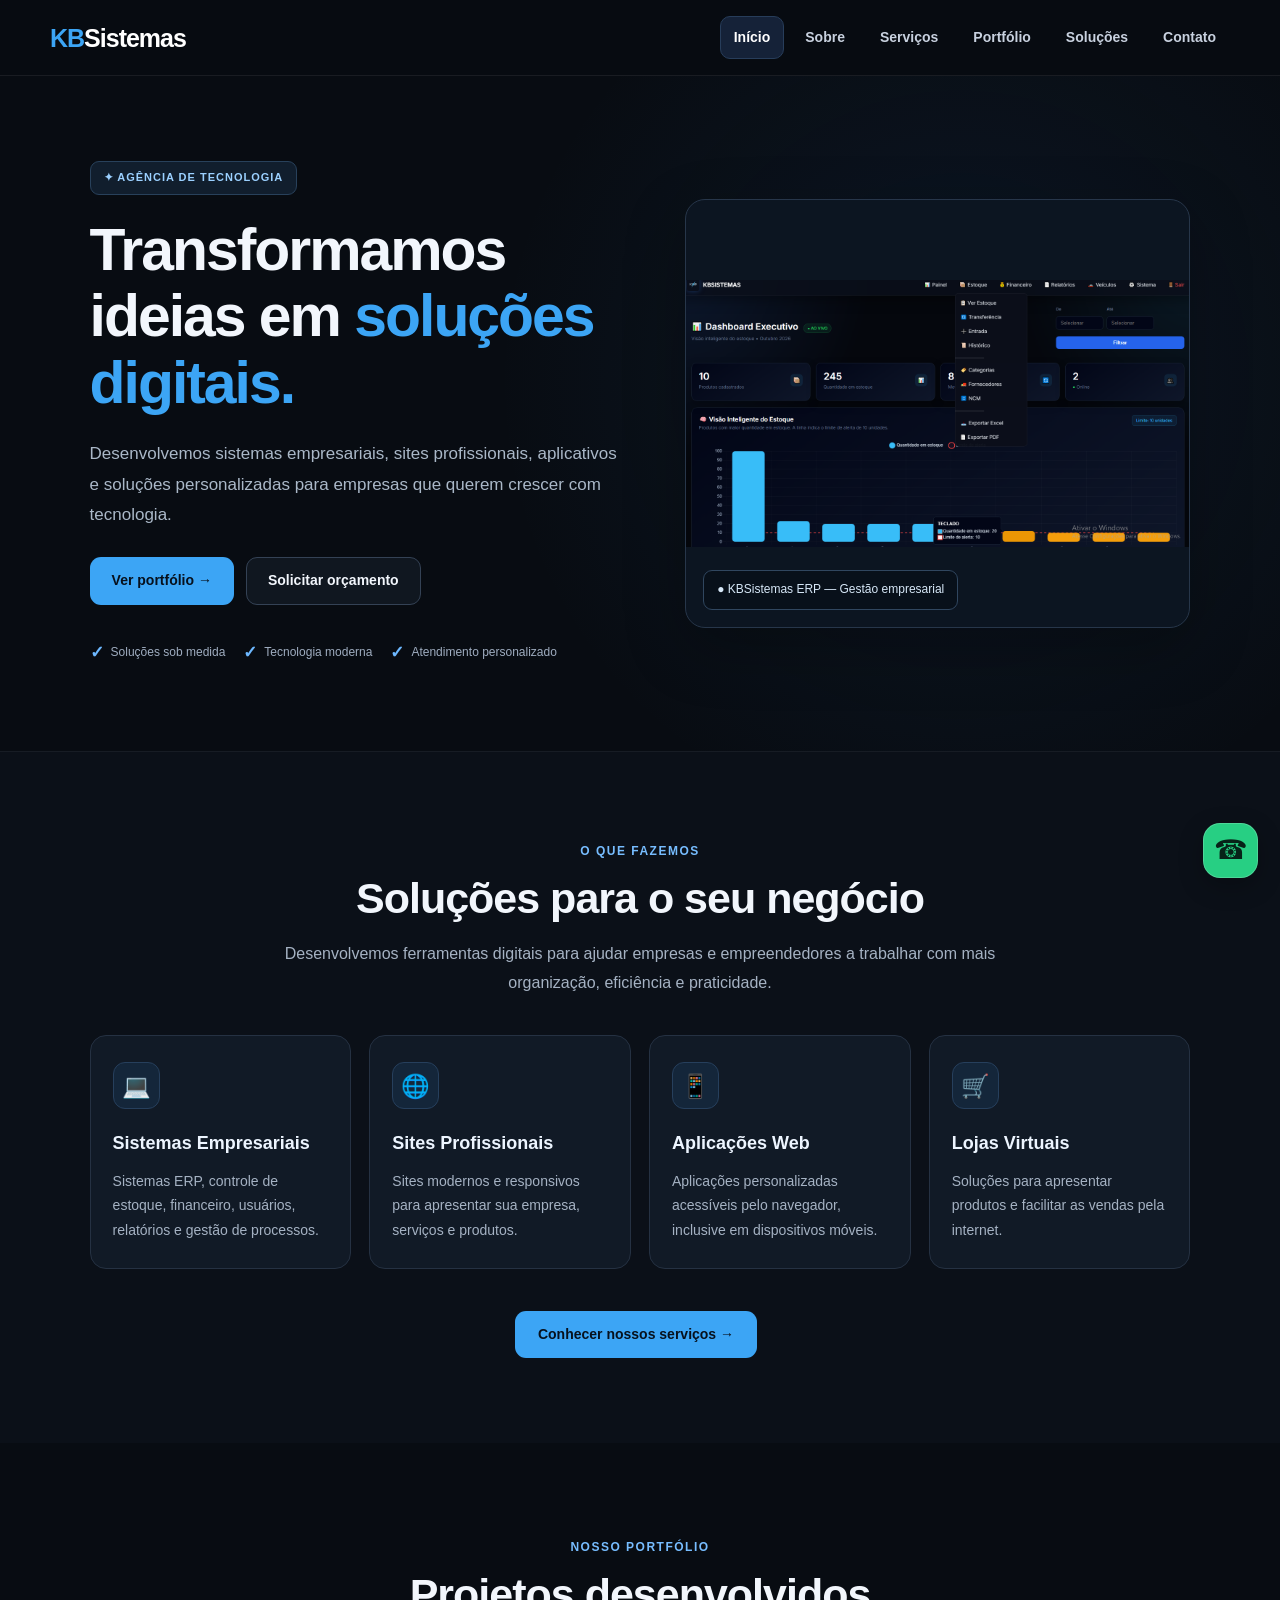
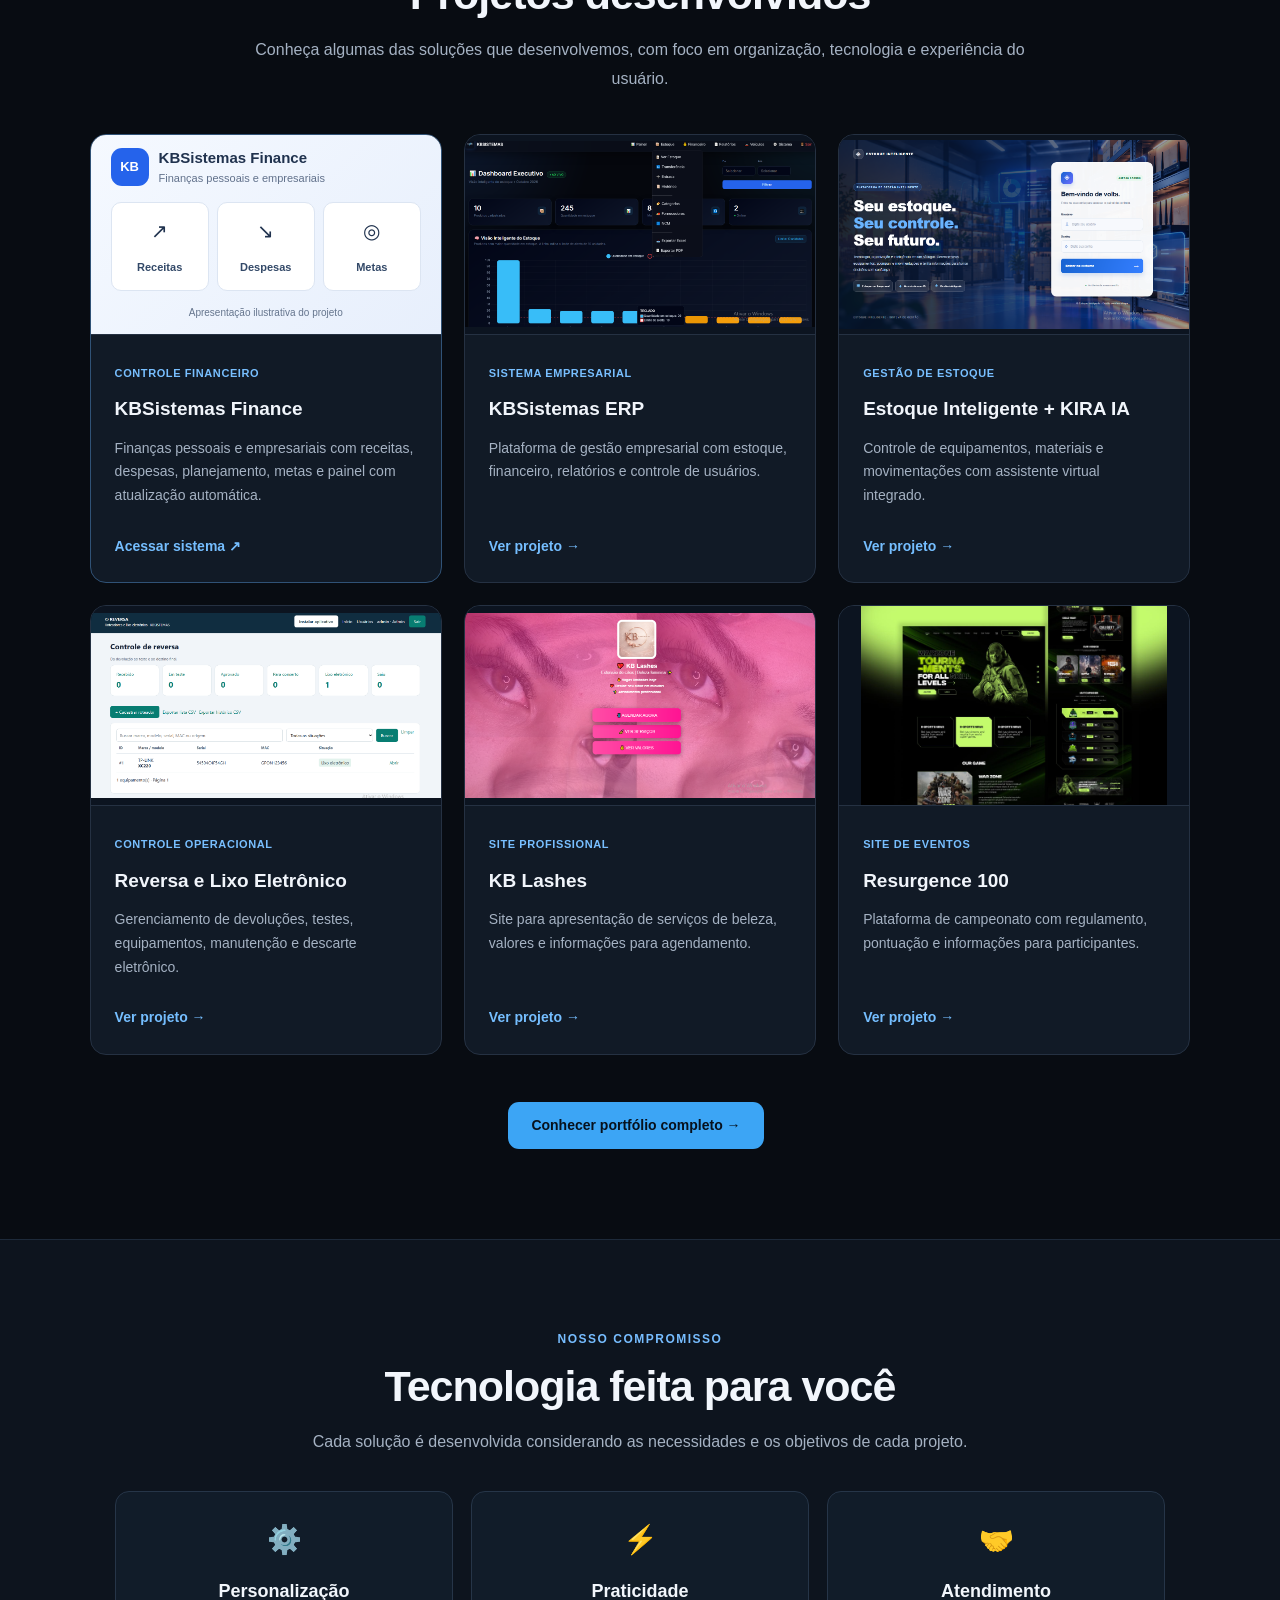
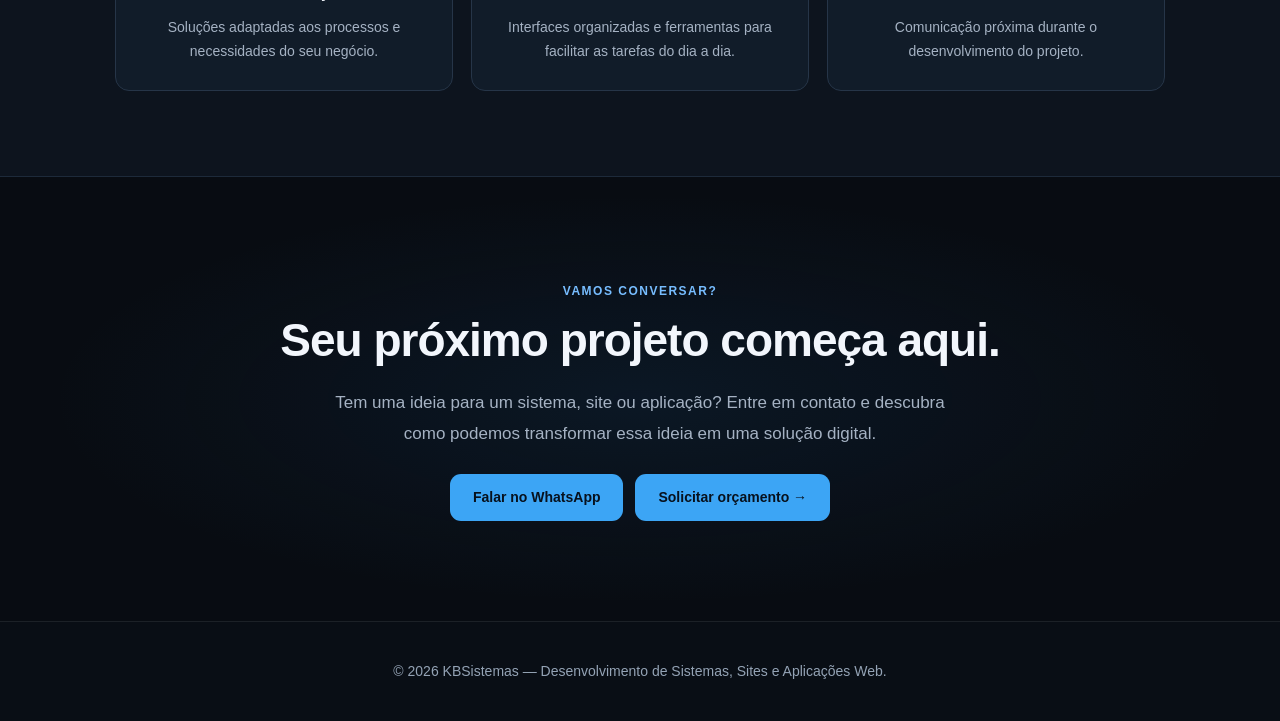
<file: templates/index.html>
<!DOCTYPE html>
<html lang="pt-BR">

<head>
    <meta charset="UTF-8">
    <meta name="viewport" content="width=device-width, initial-scale=1.0">

    <meta
        name="description"
        content="KBSistemas: sistemas empresariais, controle financeiro, sites profissionais e soluções digitais personalizadas. Conheça nosso portfólio."
    >

    <title>KBSistemas | Soluções Digitais</title>

    <link rel="stylesheet" href="/static/css/style.css">

    <style>
        /* APRESENTAÇÃO PRINCIPAL */

        .home-hero {
            min-height: 610px;
            padding: 85px 7%;
            display: flex;
            align-items: center;
            background:
                radial-gradient(
                    circle at 75% 45%,
                    rgba(39, 112, 193, .11),
                    transparent 45%
                ),
                #080c12;
        }

        .home-hero-container {
            width: 100%;
            max-width: 1180px;
            margin: auto;
            display: grid;
            grid-template-columns: 1.05fr 1fr;
            align-items: center;
            gap: 65px;
        }

        .home-hero-content {
            min-width: 0;
        }

        .home-etiqueta {
            display: inline-flex;
            align-items: center;
            gap: 8px;
            margin-bottom: 22px;
            padding: 7px 13px;
            background: #111e2d;
            border: 1px solid #28415b;
            border-radius: 9px;
            color: #9bd0ff;
            font-size: 11px;
            font-weight: 700;
            letter-spacing: 1px;
        }

        .home-hero h1 {
            margin: 0 0 23px;
            font-size: clamp(37px, 4.6vw, 62px);
            line-height: 1.13;
            font-weight: 800;
            letter-spacing: -2px;
            color: #f2f6fc;
        }

        .home-hero h1 span {
            color: #3ca5f5;
        }

        .home-hero-content > p {
            max-width: 540px;
            margin-bottom: 26px;
            color: #aab8c8;
            font-size: 17px;
            line-height: 1.8;
        }

        .home-hero-buttons {
            display: flex;
            align-items: center;
            flex-wrap: wrap;
            gap: 12px;
        }

        .home-hero-buttons .botao {
            margin: 0;
            min-height: 48px;
            padding: 13px 21px;
            font-size: 14px;
            border-radius: 11px;
        }

        .home-hero-buttons .botao-outline {
            background: #101720;
            color: #f2f6fc;
            border: 1px solid #344255;
        }

        .home-hero-buttons .botao-outline:hover {
            background: #1b2938;
            color: white;
        }

        .home-beneficios {
            display: flex;
            flex-wrap: wrap;
            gap: 18px;
            margin-top: 34px;
        }

        .home-beneficios span {
            display: inline-flex;
            align-items: center;
            gap: 7px;
            color: #9fadc0;
            font-size: 12px;
            font-weight: 500;
        }

        .home-beneficios strong {
            color: #6db8ff;
            font-size: 17px;
        }

        .home-hero-imagem {
            position: relative;
            min-width: 0;
        }

        .home-hero-imagem img {
            display: block;
            width: 100%;
            aspect-ratio: 1.18 / 1;
            object-fit: contain;
            background: #0c1521;
            border: 1px solid #27364a;
            border-radius: 20px;
            box-shadow: 0 20px 60px rgba(0, 0, 0, .25);
        }

        .home-imagem-legenda {
            position: absolute;
            left: 18px;
            bottom: 18px;
            padding: 9px 13px;
            background: rgba(9, 17, 27, .92);
            border: 1px solid #30465f;
            border-radius: 9px;
            color: #d7e8f8;
            font-size: 12px;
            backdrop-filter: blur(10px);
        }

        /* TÍTULOS DAS SEÇÕES */

        .home-section-header {
            max-width: 780px;
            margin: 0 auto 30px;
            text-align: center;
        }

        .home-section-tag {
            display: inline-block;
            margin-bottom: 12px;
            color: #77bdff;
            font-size: 12px;
            font-weight: 700;
            letter-spacing: 1.5px;
        }

        .home-section-header h2 {
            margin-bottom: 15px;
            color: #f2f6fc;
            font-size: clamp(30px, 3.6vw, 43px);
            line-height: 1.2;
            letter-spacing: -1px;
        }

        .home-section-header p {
            color: #a5b2c3;
            font-size: 16px;
            line-height: 1.8;
        }

        /* SERVIÇOS */

        .home-servicos {
            padding: 85px 7%;
            border-top: 1px solid rgba(255, 255, 255, .05);
            background: #0b1018;
        }

        .home-servicos .cards {
            max-width: 1180px;
            margin: 38px auto 0;
            grid-template-columns: repeat(4, minmax(0, 1fr));
            gap: 18px;
        }

        .home-servico-card {
            padding: 26px 22px;
        }

        .home-servico-icone {
            width: 47px;
            height: 47px;
            display: flex;
            align-items: center;
            justify-content: center;
            margin-bottom: 22px;
            background: #14263a;
            border: 1px solid #263f5c;
            border-radius: 12px;
            font-size: 23px;
        }

        .home-servico-card h3 {
            margin-bottom: 13px;
            font-size: 18px;
            line-height: 1.35;
            color: #edf5ff;
        }

        .home-servico-card p {
            margin: 0;
            font-size: 14px;
            line-height: 1.75;
            color: #a5b2c3;
        }

        .home-servicos-link {
            margin-top: 30px;
            text-align: center;
        }

        /* PORTFÓLIO */

        .home-portfolio {
            padding: 90px 7%;
            background: #080c12;
        }

        .home-projetos-grid {
            max-width: 1180px;
            margin: 40px auto 0;
            display: grid;
            grid-template-columns: repeat(3, minmax(0, 1fr));
            gap: 22px;
        }

        .home-projeto {
            min-width: 0;
            overflow: hidden;
            background: #111a26;
            border: 1px solid #253142;
            border-radius: 16px;
            transition: transform .2s, border-color .2s;
        }

        .home-projeto:hover {
            transform: translateY(-4px);
            border-color: #3b6893;
        }

        .home-projeto-imagem {
            height: 200px;
            overflow: hidden;
            background: #0c1420;
            border-bottom: 1px solid #253142;
        }

        .home-projeto-imagem img {
            display: block;
            width: 100%;
            height: 100%;
            object-fit: contain;
            object-position: center;
            transition: transform .3s;
        }

        .home-projeto:hover img {
            transform: scale(1.03);
        }

        .home-projeto-conteudo {
            padding: 24px;
        }

        .home-projeto-tag {
            display: inline-block;
            margin-bottom: 12px;
            color: #78bfff;
            font-size: 11px;
            font-weight: 700;
            letter-spacing: .6px;
            text-transform: uppercase;
        }

        .home-projeto h3 {
            margin-bottom: 12px;
            color: #f1f5fb;
            font-size: 19px;
        }

        .home-projeto p {
            min-height: 78px;
            margin-bottom: 18px;
            color: #a5b2c3;
            font-size: 14px;
            line-height: 1.7;
        }

        .home-projeto a {
            display: inline-flex;
            align-items: center;
            gap: 8px;
            color: #75beff;
            font-size: 14px;
            font-weight: 700;
            text-decoration: none;
        }

        .home-projeto a:hover {
            color: #b3deff;
        }

        .home-portfolio-final {
            margin-top: 35px;
            text-align: center;
        }

        /* APRESENTAÇÃO ILUSTRATIVA DO FINANCE */

        .home-finance {
            border-color: #305276;
        }

        .home-finance-previa {
            box-sizing: border-box;
            height: 100%;
            padding: 20px;
            display: flex;
            flex-direction: column;
            justify-content: center;
            gap: 14px;
            background: linear-gradient(135deg, #f5f9ff, #e7effc);
            color: #20324e;
        }

        .home-finance-topo {
            display: flex;
            align-items: center;
            gap: 10px;
        }

        .home-finance-logo {
            flex-shrink: 0;
            width: 38px;
            height: 38px;
            display: flex;
            align-items: center;
            justify-content: center;
            border-radius: 11px;
            background: #2563eb;
            color: #fff;
            font-size: 13px;
            font-weight: 800;
        }

        .home-finance-marca {
            display: block;
            color: #20324e;
            font-size: 15px;
            line-height: 1.4;
        }

        .home-finance-subtitulo {
            display: block;
            margin-top: 2px;
            color: #61718b;
            font-size: 11px;
        }

        .home-finance-recursos {
            display: grid;
            grid-template-columns: repeat(3, minmax(0, 1fr));
            gap: 8px;
        }

        .home-finance-recurso {
            min-width: 0;
            padding: 12px 6px;
            background: #fff;
            border: 1px solid #dce5f2;
            border-radius: 10px;
            text-align: center;
        }

        .home-finance-recurso span {
            display: block;
            margin-bottom: 6px;
            font-size: 20px;
        }

        .home-finance-recurso strong {
            color: #334968;
            font-size: 11px;
        }

        .home-finance-nota {
            color: #65758d;
            font-size: 10px;
            text-align: center;
        }

        /* DIFERENCIAIS */

        .home-diferenciais {
            padding: 85px 7%;
            background: #0d141e;
            border-top: 1px solid #1d2a3a;
            border-bottom: 1px solid #1d2a3a;
        }

        .home-diferenciais-grid {
            max-width: 1050px;
            margin: 35px auto 0;
            display: grid;
            grid-template-columns: repeat(3, minmax(0, 1fr));
            gap: 18px;
        }

        .home-diferencial {
            padding: 26px;
            background: #111c29;
            border: 1px solid #263548;
            border-radius: 14px;
            text-align: center;
        }

        .home-diferencial-icone {
            display: block;
            margin-bottom: 14px;
            font-size: 28px;
        }

        .home-diferencial h3 {
            margin-bottom: 10px;
            color: #f2f6fc;
            font-size: 18px;
        }

        .home-diferencial p {
            color: #a5b2c3;
            font-size: 14px;
            line-height: 1.7;
        }

        /* CHAMADA FINAL */

        .home-cta {
            padding: 100px 7%;
            background:
                radial-gradient(
                    ellipse at center,
                    rgba(33, 98, 162, .13),
                    transparent 65%
                ),
                #080c12;
            text-align: center;
        }

        .home-cta h2 {
            max-width: 760px;
            margin: 0 auto 20px;
            color: #f2f6fc;
            font-size: clamp(30px, 4vw, 46px);
            line-height: 1.2;
            letter-spacing: -1px;
        }

        .home-cta p {
            max-width: 650px;
            margin: 0 auto 25px;
            color: #a5b2c3;
            font-size: 17px;
            line-height: 1.8;
        }

        .home-cta-acoes {
            display: flex;
            flex-wrap: wrap;
            align-items: center;
            justify-content: center;
            gap: 12px;
        }

        .home-cta-acoes .botao {
            margin: 0;
        }

        /* RESPONSIVIDADE */

        @media (max-width: 1050px) {
            .home-hero-container {
                gap: 35px;
            }

            .home-servicos .cards {
                grid-template-columns: repeat(2, minmax(0, 1fr));
            }

            .home-projetos-grid {
                grid-template-columns: repeat(2, minmax(0, 1fr));
            }
        }

        @media (max-width: 760px) {
            .home-hero {
                padding: 55px 22px 70px;
                min-height: auto;
            }

            .home-hero-container {
                grid-template-columns: 1fr;
                gap: 36px;
            }

            .home-hero h1 {
                font-size: clamp(35px, 8vw, 48px);
                letter-spacing: -1.5px;
            }

            .home-hero-content > p {
                font-size: 16px;
            }

            .home-hero-imagem img {
                aspect-ratio: 16 / 10;
            }

            .home-beneficios {
                gap: 12px 20px;
            }

            .home-servicos,
            .home-portfolio,
            .home-diferenciais,
            .home-cta {
                padding: 70px 20px;
            }

            .home-projetos-grid {
                grid-template-columns: 1fr;
            }

            .home-diferenciais-grid {
                grid-template-columns: 1fr;
            }

            .home-projeto-imagem {
                height: 230px;
            }
        }

        @media (max-width: 480px) {
            .home-servicos .cards {
                grid-template-columns: 1fr;
            }

            .home-hero-buttons {
                flex-direction: column;
                align-items: stretch;
            }

            .home-hero-buttons .botao {
                width: 100%;
            }

            .home-projeto-imagem {
                height: 190px;
            }

            .home-finance-previa {
                padding: 15px;
                gap: 12px;
            }

            .home-cta-acoes {
                flex-direction: column;
            }

            .home-cta-acoes .botao {
                width: 100%;
            }
        }
    </style>
</head>

<body>

<header>
    <div class="logo">
        <h1>KB<span>Sistemas</span></h1>
    </div>

    <nav aria-label="Menu principal">
        <a href="/" aria-current="page">Início</a>
        <a href="/sobre">Sobre</a>
        <a href="/servicos">Serviços</a>
        <a href="/projetos">Portfólio</a>
        <a href="/planos">Soluções</a>
        <a href="/contato">Contato</a>
    </nav>
</header>

<main>

    <!-- APRESENTAÇÃO PRINCIPAL -->

    <section class="home-hero">
        <div class="home-hero-container">

            <div class="home-hero-content">
                <span class="home-etiqueta">
                    ✦ AGÊNCIA DE TECNOLOGIA
                </span>

                <h1>
                    Transformamos ideias em
                    <span>soluções digitais.</span>
                </h1>

                <p>
                    Desenvolvemos sistemas empresariais,
                    sites profissionais, aplicativos e
                    soluções personalizadas para empresas
                    que querem crescer com tecnologia.
                </p>

                <div class="home-hero-buttons">
                    <a href="/projetos" class="botao">
                        Ver portfólio →
                    </a>

                    <a
                        href="/orcamento"
                        class="botao botao-outline"
                    >
                        Solicitar orçamento
                    </a>
                </div>

                <div class="home-beneficios">
                    <span><strong>✓</strong> Soluções sob medida</span>
                    <span><strong>✓</strong> Tecnologia moderna</span>
                    <span><strong>✓</strong> Atendimento personalizado</span>
                </div>
            </div>

            <div class="home-hero-imagem">
                <img
                    src="/static/img/projetos/erp-1.png"
                    alt="Sistema ERP empresarial desenvolvido pela KBSistemas"
                    loading="eager"
                >

                <div class="home-imagem-legenda">
                    ● KBSistemas ERP — Gestão empresarial
                </div>
            </div>

        </div>
    </section>

    <!-- SERVIÇOS -->

    <section class="home-servicos">
        <div class="home-section-header">
            <span class="home-section-tag">
                O QUE FAZEMOS
            </span>

            <h2>Soluções para o seu negócio</h2>

            <p>
                Desenvolvemos ferramentas digitais para
                ajudar empresas e empreendedores a
                trabalhar com mais organização,
                eficiência e praticidade.
            </p>
        </div>

        <div class="cards">

            <article class="card home-servico-card">
                <div class="home-servico-icone">💻</div>
                <h3>Sistemas Empresariais</h3>
                <p>
                    Sistemas ERP, controle de estoque,
                    financeiro, usuários, relatórios
                    e gestão de processos.
                </p>
            </article>

            <article class="card home-servico-card">
                <div class="home-servico-icone">🌐</div>
                <h3>Sites Profissionais</h3>
                <p>
                    Sites modernos e responsivos
                    para apresentar sua empresa,
                    serviços e produtos.
                </p>
            </article>

            <article class="card home-servico-card">
                <div class="home-servico-icone">📱</div>
                <h3>Aplicações Web</h3>
                <p>
                    Aplicações personalizadas
                    acessíveis pelo navegador,
                    inclusive em dispositivos móveis.
                </p>
            </article>

            <article class="card home-servico-card">
                <div class="home-servico-icone">🛒</div>
                <h3>Lojas Virtuais</h3>
                <p>
                    Soluções para apresentar
                    produtos e facilitar as vendas
                    pela internet.
                </p>
            </article>

        </div>

        <div class="home-servicos-link">
            <a href="/servicos" class="botao botao-outline">
                Conhecer nossos serviços →
            </a>
        </div>
    </section>

    <!-- PORTFÓLIO -->

    <section class="home-portfolio">
        <div class="home-section-header">
            <span class="home-section-tag">
                NOSSO PORTFÓLIO
            </span>

            <h2>Projetos desenvolvidos</h2>

            <p>
                Conheça algumas das soluções que
                desenvolvemos, com foco em
                organização, tecnologia e
                experiência do usuário.
            </p>
        </div>

        <div class="home-projetos-grid">

            <!-- KBSISTEMAS FINANCE -->

            <article class="home-projeto home-finance">

                <div class="home-projeto-imagem">
                    <div class="home-finance-previa">

                        <div class="home-finance-topo">
                            <span class="home-finance-logo" aria-hidden="true">
                                KB
                            </span>

                            <div>
                                <strong class="home-finance-marca">
                                    KBSistemas Finance
                                </strong>

                                <span class="home-finance-subtitulo">
                                    Finanças pessoais e empresariais
                                </span>
                            </div>
                        </div>

                        <div class="home-finance-recursos">
                            <div class="home-finance-recurso">
                                <span aria-hidden="true">↗</span>
                                <strong>Receitas</strong>
                            </div>

                            <div class="home-finance-recurso">
                                <span aria-hidden="true">↘</span>
                                <strong>Despesas</strong>
                            </div>

                            <div class="home-finance-recurso">
                                <span aria-hidden="true">◎</span>
                                <strong>Metas</strong>
                            </div>
                        </div>

                        <div class="home-finance-nota">
                            Apresentação ilustrativa do projeto
                        </div>

                    </div>
                </div>

                <div class="home-projeto-conteudo">
                    <span class="home-projeto-tag">
                        CONTROLE FINANCEIRO
                    </span>

                    <h3>KBSistemas Finance</h3>

                    <p>
                        Finanças pessoais e empresariais
                        com receitas, despesas, planejamento,
                        metas e painel com atualização automática.
                    </p>

                    <a
                        href="https://kbsistemas-finance.onrender.com"
                        target="_blank"
                        rel="noopener noreferrer"
                    >
                        Acessar sistema ↗
                    </a>
                </div>

            </article>

            <!-- ERP -->

            <article class="home-projeto">
                <div class="home-projeto-imagem">
                    <img
                        src="/static/img/projetos/erp-1.png"
                        alt="Tela do sistema KBSistemas ERP"
                        loading="lazy"
                    >
                </div>

                <div class="home-projeto-conteudo">
                    <span class="home-projeto-tag">
                        SISTEMA EMPRESARIAL
                    </span>

                    <h3>KBSistemas ERP</h3>

                    <p>
                        Plataforma de gestão empresarial
                        com estoque, financeiro,
                        relatórios e controle de usuários.
                    </p>

                    <a href="/projetos">Ver projeto →</a>
                </div>
            </article>

            <!-- ESTOQUE INTELIGENTE -->

            <article class="home-projeto">
                <div class="home-projeto-imagem">
                    <img
                        src="/static/img/projetos/estoque-1.png"
                        alt="Tela do Estoque Inteligente com KIRA IA"
                        loading="lazy"
                    >
                </div>

                <div class="home-projeto-conteudo">
                    <span class="home-projeto-tag">
                        GESTÃO DE ESTOQUE
                    </span>

                    <h3>Estoque Inteligente + KIRA IA</h3>

                    <p>
                        Controle de equipamentos,
                        materiais e movimentações
                        com assistente virtual integrado.
                    </p>

                    <a href="/projetos">Ver projeto →</a>
                </div>
            </article>

            <!-- REVERSA -->

            <article class="home-projeto">
                <div class="home-projeto-imagem">
                    <img
                        src="/static/img/projetos/reversa-1.png"
                        alt="Tela do sistema de logística reversa"
                        loading="lazy"
                    >
                </div>

                <div class="home-projeto-conteudo">
                    <span class="home-projeto-tag">
                        CONTROLE OPERACIONAL
                    </span>

                    <h3>Reversa e Lixo Eletrônico</h3>

                    <p>
                        Gerenciamento de devoluções,
                        testes, equipamentos,
                        manutenção e descarte eletrônico.
                    </p>

                    <a href="/projetos">Ver projeto →</a>
                </div>
            </article>

            <!-- KB LASHES -->

            <article class="home-projeto">
                <div class="home-projeto-imagem">
                    <img
                        src="/static/img/projetos/lashes-1.png"
                        alt="Site de beleza KB Lashes"
                        loading="lazy"
                    >
                </div>

                <div class="home-projeto-conteudo">
                    <span class="home-projeto-tag">
                        SITE PROFISSIONAL
                    </span>

                    <h3>KB Lashes</h3>

                    <p>
                        Site para apresentação de
                        serviços de beleza, valores
                        e informações para agendamento.
                    </p>

                    <a href="/projetos">Ver projeto →</a>
                </div>
            </article>

            <!-- WARZONE -->

            <article class="home-projeto">
                <div class="home-projeto-imagem">
                    <img
                        src="/static/img/projetos/warzone-1.png"
                        alt="Site Resurgence 100 Duos Championship"
                        loading="lazy"
                    >
                </div>

                <div class="home-projeto-conteudo">
                    <span class="home-projeto-tag">
                        SITE DE EVENTOS
                    </span>

                    <h3>Resurgence 100</h3>

                    <p>
                        Plataforma de campeonato
                        com regulamento, pontuação
                        e informações para participantes.
                    </p>

                    <a href="/projetos">Ver projeto →</a>
                </div>
            </article>

        </div>

        <div class="home-portfolio-final">
            <a href="/projetos" class="botao">
                Conhecer portfólio completo →
            </a>
        </div>
    </section>

    <!-- DIFERENCIAIS -->

    <section class="home-diferenciais">
        <div class="home-section-header">
            <span class="home-section-tag">
                NOSSO COMPROMISSO
            </span>

            <h2>Tecnologia feita para você</h2>

            <p>
                Cada solução é desenvolvida
                considerando as necessidades
                e os objetivos de cada projeto.
            </p>
        </div>

        <div class="home-diferenciais-grid">

            <article class="home-diferencial">
                <span class="home-diferencial-icone">⚙️</span>
                <h3>Personalização</h3>
                <p>
                    Soluções adaptadas aos processos
                    e necessidades do seu negócio.
                </p>
            </article>

            <article class="home-diferencial">
                <span class="home-diferencial-icone">⚡</span>
                <h3>Praticidade</h3>
                <p>
                    Interfaces organizadas e
                    ferramentas para facilitar
                    as tarefas do dia a dia.
                </p>
            </article>

            <article class="home-diferencial">
                <span class="home-diferencial-icone">🤝</span>
                <h3>Atendimento</h3>
                <p>
                    Comunicação próxima durante
                    o desenvolvimento do projeto.
                </p>
            </article>

        </div>
    </section>

    <!-- CHAMADA FINAL -->

    <section class="home-cta">
        <span class="home-section-tag">
            VAMOS CONVERSAR?
        </span>

        <h2>Seu próximo projeto começa aqui.</h2>

        <p>
            Tem uma ideia para um sistema, site ou
            aplicação? Entre em contato e descubra
            como podemos transformar essa ideia
            em uma solução digital.
        </p>

        <div class="home-cta-acoes">
            <a
                href="https://wa.me/5511911524799?text=Ol%C3%A1%21%20Gostaria%20de%20conversar%20sobre%20um%20projeto%20com%20a%20KBSistemas."
                class="botao"
                target="_blank"
                rel="noopener noreferrer"
            >
                Falar no WhatsApp
            </a>

            <a
                href="/orcamento"
                class="botao botao-outline"
            >
                Solicitar orçamento →
            </a>
        </div>
    </section>

</main>

<!-- WHATSAPP FLUTUANTE -->

<a
    href="https://wa.me/5511911524799?text=Ol%C3%A1%2C%20gostaria%20de%20fazer%20um%20or%C3%A7amento"
    class="whatsapp"
    target="_blank"
    rel="noopener noreferrer"
    aria-label="Solicitar orçamento pelo WhatsApp"
>
    ☎
</a>

<footer>
    <p>
        © 2026 KBSistemas — Desenvolvimento de Sistemas,
        Sites e Aplicações Web.
    </p>
</footer>

</body>
</html>
</file>
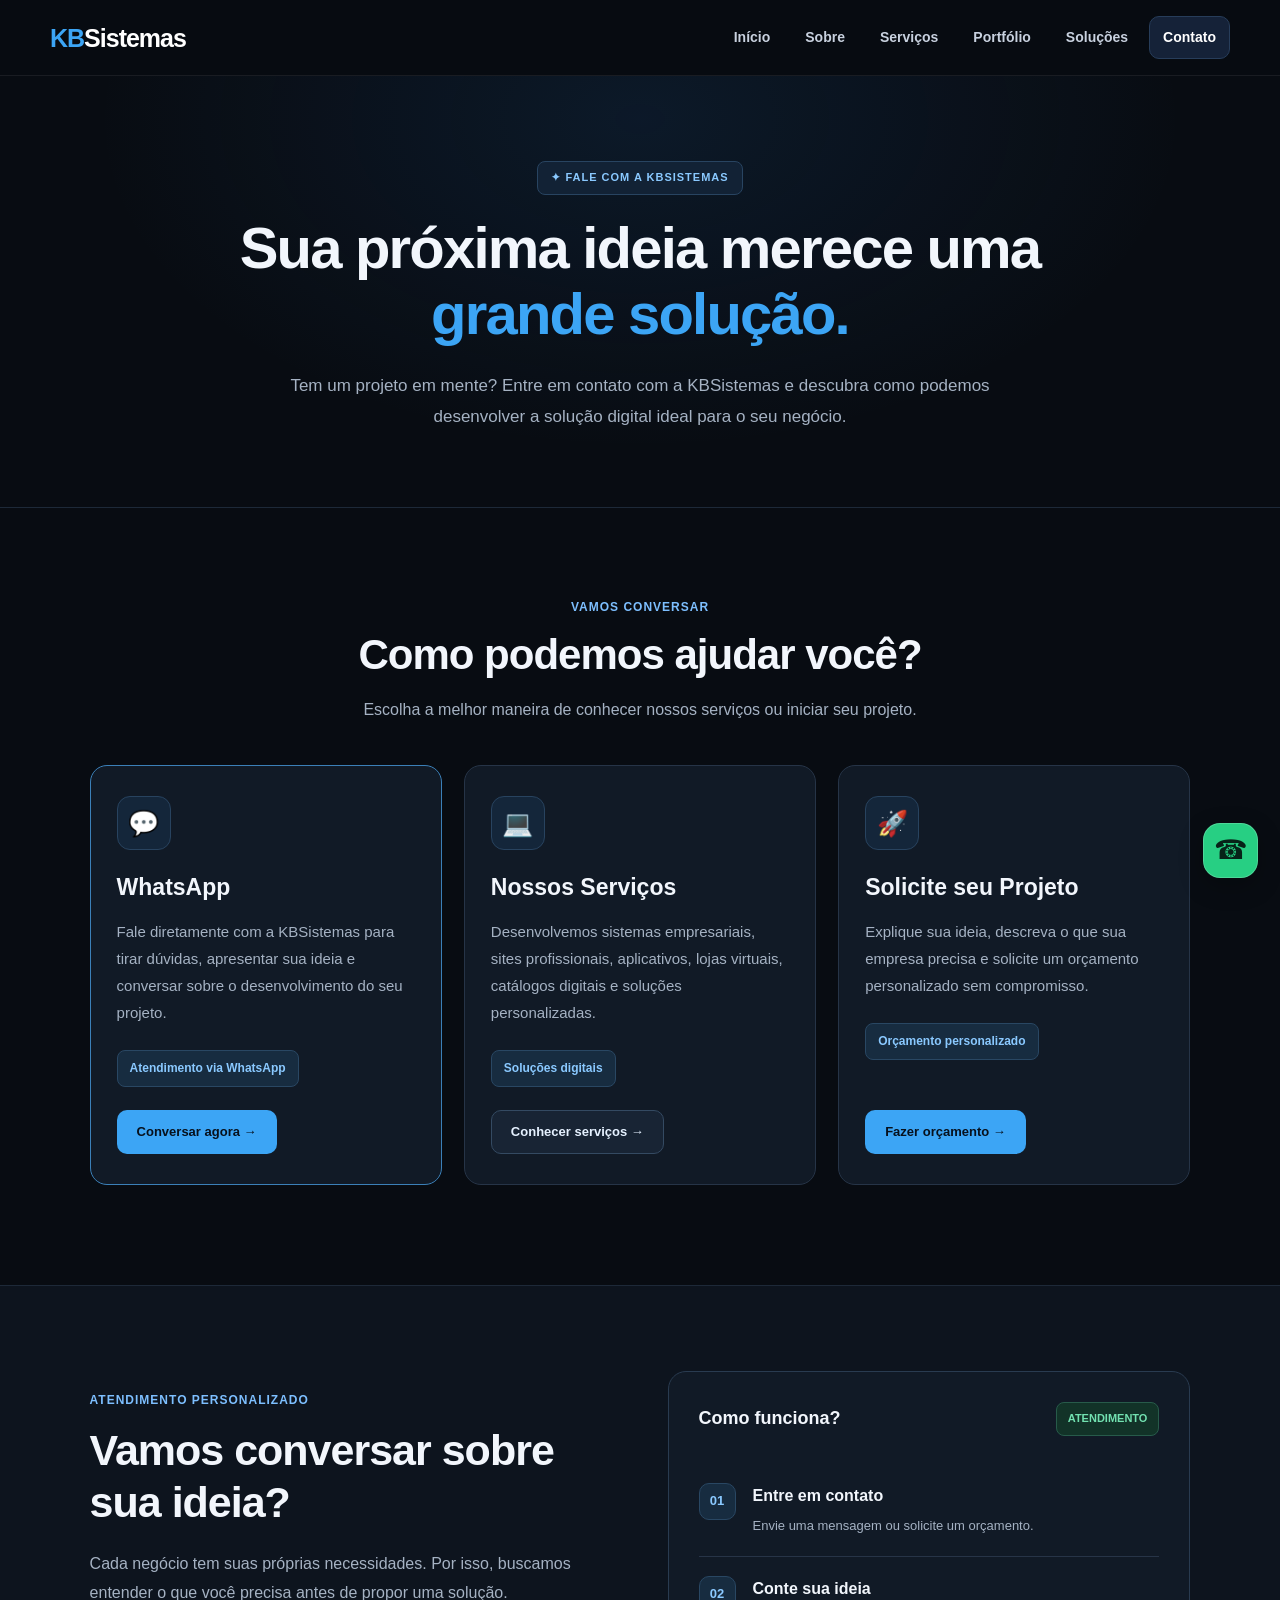
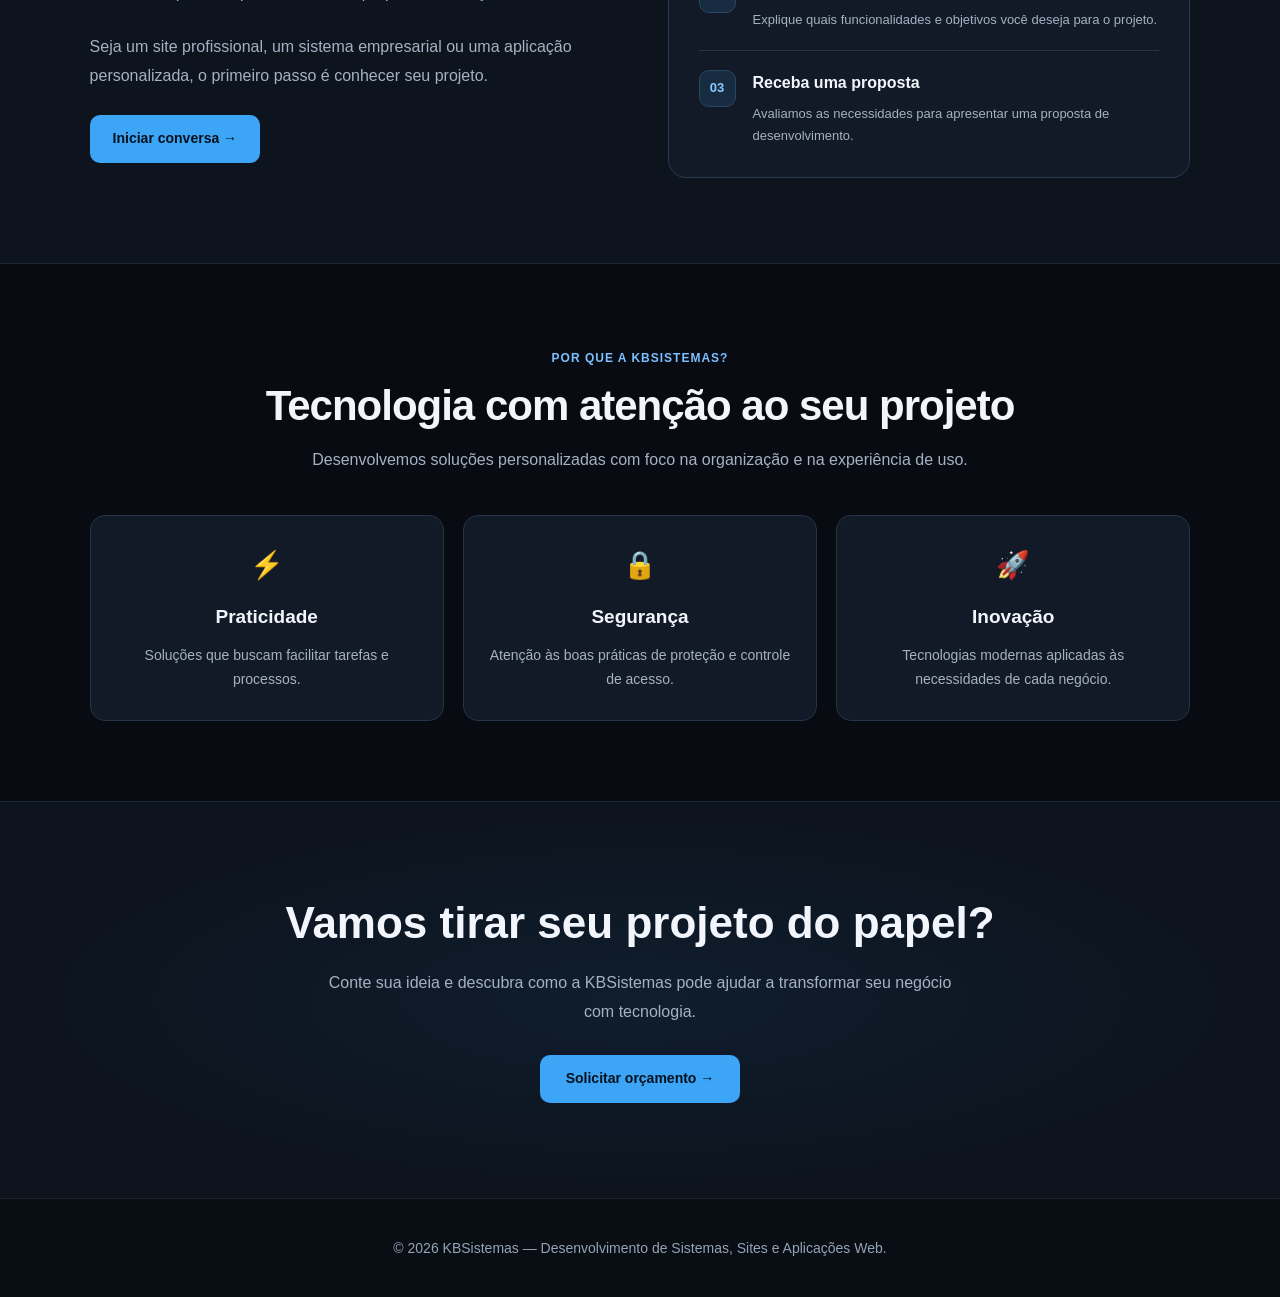
<file: templates/contato.html>
<!DOCTYPE html>
<html lang="pt-BR">

<head>
    <meta charset="UTF-8">
    <meta name="viewport" content="width=device-width, initial-scale=1.0">

    <meta name="description"
          content="Entre em contato com a KBSistemas. Solicite orçamento para sistemas empresariais, sites profissionais, aplicativos e soluções digitais personalizadas.">

    <title>Contato | KBSistemas</title>

    <link rel="stylesheet" href="/static/css/style.css">

    <style>
        /* =====================================
           CONTATO PREMIUM - KBSISTEMAS
           ===================================== */

        .contato-hero {
            padding: 85px 7% 75px;
            background:
                radial-gradient(
                    ellipse at 50% 10%,
                    rgba(39,112,193,.13),
                    transparent 60%
                ),
                #080c12;
            border-bottom: 1px solid #1d2938;
            text-align: center;
        }

        .contato-etiqueta {
            display: inline-block;
            margin-bottom: 20px;
            padding: 7px 13px;
            border: 1px solid #284461;
            border-radius: 8px;
            background: #122235;
            color: #8ac9ff;
            font-size: 11px;
            font-weight: 700;
            letter-spacing: 1px;
        }

        .contato-hero h1 {
            max-width: 850px;
            margin: 0 auto 23px;
            color: #f2f6fc;
            font-size: clamp(37px, 5vw, 58px);
            line-height: 1.15;
            letter-spacing: -1.8px;
        }

        .contato-hero h1 span {
            color: #3ca5f5;
        }

        .contato-hero p {
            max-width: 720px;
            margin: 0 auto;
            color: #a5b2c3;
            font-size: 17px;
            line-height: 1.8;
        }

        /* SEÇÃO DE CONTATO */

        .contato-secao {
            padding: 85px 7% 100px;
            background: #080c12;
        }

        .contato-container {
            max-width: 1180px;
            margin: 0 auto;
        }

        .contato-titulo {
            max-width: 750px;
            margin: 0 auto 40px;
            text-align: center;
        }

        .contato-titulo > span {
            display: inline-block;
            margin-bottom: 13px;
            color: #7dbfff;
            font-size: 12px;
            font-weight: 700;
            letter-spacing: 1px;
        }

        .contato-titulo h2 {
            margin-bottom: 15px;
            color: #f2f6fc;
            font-size: clamp(29px, 3.8vw, 42px);
            line-height: 1.2;
            letter-spacing: -1px;
        }

        .contato-titulo p {
            color: #a5b2c3;
            font-size: 16px;
            line-height: 1.8;
        }

        /* CARDS */

        .contato-grid {
            display: grid;
            grid-template-columns: repeat(3, minmax(0, 1fr));
            gap: 22px;
        }

        .contato-card {
            display: flex;
            flex-direction: column;
            min-width: 0;
            padding: 30px 26px;
            background: #111a26;
            border: 1px solid #263447;
            border-radius: 17px;
            transition:
                transform .22s,
                border-color .22s;
        }

        .contato-card:hover {
            transform: translateY(-4px);
            border-color: #3c668c;
        }

        .contato-card-principal {
            border-color: #3b80b8;
        }

        .contato-icone {
            display: flex;
            align-items: center;
            justify-content: center;
            width: 54px;
            height: 54px;
            margin-bottom: 22px;
            background: #14263a;
            border: 1px solid #28435f;
            border-radius: 13px;
            font-size: 25px;
        }

        .contato-card h3 {
            margin-bottom: 15px;
            color: #f2f6fc;
            font-size: 23px;
            line-height: 1.35;
        }

        .contato-card p {
            margin-bottom: 24px;
            color: #a5b2c3;
            font-size: 15px;
            line-height: 1.8;
        }

        .contato-card-info {
            display: inline-block;
            margin-bottom: 23px;
            padding: 8px 12px;
            align-self: flex-start;
            background: #172c40;
            border: 1px solid #294763;
            border-radius: 8px;
            color: #8ac9ff;
            font-size: 12px;
            font-weight: 700;
        }

        .contato-card-acao {
            margin-top: auto;
        }

        .contato-card-acao .botao {
            display: inline-flex;
            justify-content: center;
            align-items: center;
            width: auto;
            max-width: 100%;
            min-height: 44px;
            margin: 0;
            padding: 12px 19px;
            border-radius: 10px;
            font-size: 13px;
        }

        .contato-btn-outline {
            background: #182434;
            border: 1px solid #344a62;
            color: #e5f1ff;
        }

        .contato-btn-outline:hover {
            background: #223348;
        }

        /* ATENDIMENTO */

        .contato-atendimento {
            padding: 85px 7%;
            background: #0d141e;
            border-top: 1px solid #1d2938;
            border-bottom: 1px solid #1d2938;
        }

        .contato-atendimento-grid {
            display: grid;
            grid-template-columns: 1fr 1fr;
            align-items: center;
            gap: 55px;
        }

        .contato-atendimento-texto > span {
            display: inline-block;
            margin-bottom: 15px;
            color: #7dbfff;
            font-size: 12px;
            font-weight: 700;
            letter-spacing: 1px;
        }

        .contato-atendimento-texto h2 {
            margin-bottom: 20px;
            color: #f2f6fc;
            font-size: clamp(30px, 3.8vw, 43px);
            line-height: 1.2;
            letter-spacing: -1px;
        }

        .contato-atendimento-texto p {
            margin-bottom: 24px;
            color: #a5b2c3;
            font-size: 16px;
            line-height: 1.85;
        }

        .contato-atendimento-texto .botao {
            display: inline-flex;
            align-items: center;
            justify-content: center;
            width: auto;
            margin: 0;
            padding: 13px 22px;
            border-radius: 10px;
            font-size: 14px;
        }

        .contato-painel {
            padding: 30px;
            background: #111a26;
            border: 1px solid #293b50;
            border-radius: 18px;
        }

        .contato-painel-topo {
            display: flex;
            align-items: center;
            justify-content: space-between;
            flex-wrap: wrap;
            gap: 12px;
            margin-bottom: 28px;
        }

        .contato-painel-topo strong {
            color: #f2f6fc;
            font-size: 18px;
        }

        .contato-status {
            padding: 7px 11px;
            background: #123328;
            border: 1px solid #275b4a;
            border-radius: 8px;
            color: #72e1b0;
            font-size: 11px;
            font-weight: 700;
        }

        .contato-passo {
            display: flex;
            gap: 17px;
            padding: 19px 0;
            border-bottom: 1px solid #273447;
        }

        .contato-passo:last-child {
            border-bottom: none;
            padding-bottom: 0;
        }

        .contato-passo-numero {
            display: flex;
            align-items: center;
            justify-content: center;
            flex-shrink: 0;
            width: 37px;
            height: 37px;
            background: #172c40;
            border: 1px solid #294763;
            border-radius: 10px;
            color: #8ac9ff;
            font-size: 13px;
            font-weight: 800;
        }

        .contato-passo h3 {
            margin-bottom: 7px;
            color: #f2f6fc;
            font-size: 16px;
        }

        .contato-passo p {
            color: #a5b2c3;
            font-size: 13px;
            line-height: 1.7;
        }

        /* DIFERENCIAIS */

        .contato-diferenciais {
            padding: 80px 7%;
            background: #080c12;
        }

        .contato-diferenciais-grid {
            display: grid;
            grid-template-columns: repeat(3, minmax(0, 1fr));
            gap: 19px;
        }

        .contato-diferencial {
            padding: 28px 24px;
            background: #111a26;
            border: 1px solid #263447;
            border-radius: 15px;
            text-align: center;
        }

        .contato-diferencial span {
            display: block;
            margin-bottom: 15px;
            font-size: 27px;
        }

        .contato-diferencial h3 {
            margin-bottom: 10px;
            color: #f2f6fc;
            font-size: 19px;
        }

        .contato-diferencial p {
            color: #a5b2c3;
            font-size: 14px;
            line-height: 1.75;
        }

        /* CHAMADA FINAL */

        .contato-cta {
            padding: 95px 7%;
            background:
                radial-gradient(
                    ellipse at center,
                    rgba(33,98,162,.12),
                    transparent 65%
                ),
                #0d141e;
            border-top: 1px solid #1d2938;
            text-align: center;
        }

        .contato-cta h2 {
            max-width: 800px;
            margin: 0 auto 20px;
            color: #f2f6fc;
            font-size: clamp(30px, 4vw, 44px);
            line-height: 1.2;
        }

        .contato-cta p {
            max-width: 650px;
            margin: 0 auto 28px;
            color: #a5b2c3;
            font-size: 16px;
            line-height: 1.8;
        }

        .contato-cta .botao {
            display: inline-flex;
            justify-content: center;
            align-items: center;
            width: auto;
            margin: 0;
            padding: 13px 25px;
            border-radius: 10px;
            font-size: 14px;
        }

        /* RESPONSIVIDADE */

        @media (max-width: 950px) {
            .contato-grid {
                grid-template-columns: repeat(2, minmax(0, 1fr));
            }

            .contato-atendimento-grid {
                gap: 30px;
            }
        }

        @media (max-width: 760px) {
            .contato-hero {
                padding: 65px 20px;
            }

            .contato-hero p {
                font-size: 15px;
            }

            .contato-secao {
                padding: 70px 20px;
            }

            .contato-grid,
            .contato-atendimento-grid {
                grid-template-columns: 1fr;
            }

            .contato-atendimento {
                padding: 70px 20px;
            }

            .contato-diferenciais {
                padding: 70px 20px;
            }

            .contato-diferenciais-grid {
                grid-template-columns: 1fr;
            }

            .contato-cta {
                padding: 75px 20px;
            }
        }

        @media (max-width: 480px) {
            .contato-card {
                padding: 25px 21px;
            }

            .contato-card-acao .botao {
                width: 100%;
            }

            .contato-painel {
                padding: 22px;
            }

            .contato-atendimento-texto .botao,
            .contato-cta .botao {
                width: 100%;
            }
        }

        @media (prefers-reduced-motion: reduce) {
            .contato-card {
                transition: none;
            }
        }
    </style>
</head>

<body>

<!-- MENU -->

<header>
    <div class="logo">
        <h1>KB<span>Sistemas</span></h1>
    </div>

    <nav aria-label="Menu principal">
        <a href="/">Início</a>
        <a href="/sobre">Sobre</a>
        <a href="/servicos">Serviços</a>
        <a href="/projetos">Portfólio</a>
        <a href="/planos">Soluções</a>
        <a href="/contato" aria-current="page">Contato</a>
    </nav>
</header>

<main>

    <!-- APRESENTAÇÃO -->

    <section class="contato-hero">

        <span class="contato-etiqueta">
            ✦ FALE COM A KBSISTEMAS
        </span>

        <h1>
            Sua próxima ideia merece
            uma <span>grande solução.</span>
        </h1>

        <p>
            Tem um projeto em mente?
            Entre em contato com a KBSistemas
            e descubra como podemos desenvolver
            a solução digital ideal para
            o seu negócio.
        </p>

    </section>

    <!-- FORMAS DE CONTATO -->

    <section class="contato-secao">

        <div class="contato-container">

            <div class="contato-titulo">

                <span>VAMOS CONVERSAR</span>

                <h2>
                    Como podemos ajudar você?
                </h2>

                <p>
                    Escolha a melhor maneira de
                    conhecer nossos serviços
                    ou iniciar seu projeto.
                </p>

            </div>

            <div class="contato-grid">

                <!-- WHATSAPP -->

                <article class="contato-card contato-card-principal">

                    <div class="contato-icone">
                        💬
                    </div>

                    <h3>WhatsApp</h3>

                    <p>
                        Fale diretamente com a
                        KBSistemas para tirar dúvidas,
                        apresentar sua ideia e conversar
                        sobre o desenvolvimento
                        do seu projeto.
                    </p>

                    <span class="contato-card-info">
                        Atendimento via WhatsApp
                    </span>

                    <div class="contato-card-acao">

                        <a
                            href="https://wa.me/5511911524799?text=Ol%C3%A1%2C%20gostaria%20de%20fazer%20um%20or%C3%A7amento"
                            class="botao"
                            target="_blank"
                            rel="noopener noreferrer"
                        >
                            Conversar agora →
                        </a>

                    </div>

                </article>

                <!-- SERVIÇOS -->

                <article class="contato-card">

                    <div class="contato-icone">
                        💻
                    </div>

                    <h3>Nossos Serviços</h3>

                    <p>
                        Desenvolvemos sistemas
                        empresariais, sites profissionais,
                        aplicativos, lojas virtuais,
                        catálogos digitais e
                        soluções personalizadas.
                    </p>

                    <span class="contato-card-info">
                        Soluções digitais
                    </span>

                    <div class="contato-card-acao">

                        <a
                            href="/servicos"
                            class="botao contato-btn-outline"
                        >
                            Conhecer serviços →
                        </a>

                    </div>

                </article>

                <!-- ORÇAMENTO -->

                <article class="contato-card">

                    <div class="contato-icone">
                        🚀
                    </div>

                    <h3>Solicite seu Projeto</h3>

                    <p>
                        Explique sua ideia,
                        descreva o que sua empresa
                        precisa e solicite
                        um orçamento personalizado
                        sem compromisso.
                    </p>

                    <span class="contato-card-info">
                        Orçamento personalizado
                    </span>

                    <div class="contato-card-acao">

                        <a href="/orcamento" class="botao">
                            Fazer orçamento →
                        </a>

                    </div>

                </article>

            </div>

        </div>

    </section>

    <!-- COMO FUNCIONA O ATENDIMENTO -->

    <section class="contato-atendimento">

        <div class="contato-container">

            <div class="contato-atendimento-grid">

                <div class="contato-atendimento-texto">

                    <span>ATENDIMENTO PERSONALIZADO</span>

                    <h2>
                        Vamos conversar
                        sobre sua ideia?
                    </h2>

                    <p>
                        Cada negócio tem suas
                        próprias necessidades.
                        Por isso, buscamos entender
                        o que você precisa antes
                        de propor uma solução.
                    </p>

                    <p>
                        Seja um site profissional,
                        um sistema empresarial
                        ou uma aplicação personalizada,
                        o primeiro passo é
                        conhecer seu projeto.
                    </p>

                    <a
                        href="https://wa.me/5511911524799?text=Ol%C3%A1%2C%20quero%20conversar%20sobre%20um%20projeto"
                        class="botao"
                        target="_blank"
                        rel="noopener noreferrer"
                    >
                        Iniciar conversa →
                    </a>

                </div>

                <div class="contato-painel">

                    <div class="contato-painel-topo">

                        <strong>
                            Como funciona?
                        </strong>

                        <span class="contato-status">
                            ATENDIMENTO
                        </span>

                    </div>

                    <div class="contato-passo">

                        <span class="contato-passo-numero">
                            01
                        </span>

                        <div>
                            <h3>Entre em contato</h3>
                            <p>
                                Envie uma mensagem
                                ou solicite um orçamento.
                            </p>
                        </div>

                    </div>

                    <div class="contato-passo">

                        <span class="contato-passo-numero">
                            02
                        </span>

                        <div>
                            <h3>Conte sua ideia</h3>
                            <p>
                                Explique quais funcionalidades
                                e objetivos você deseja
                                para o projeto.
                            </p>
                        </div>

                    </div>

                    <div class="contato-passo">

                        <span class="contato-passo-numero">
                            03
                        </span>

                        <div>
                            <h3>Receba uma proposta</h3>
                            <p>
                                Avaliamos as necessidades
                                para apresentar uma proposta
                                de desenvolvimento.
                            </p>
                        </div>

                    </div>

                </div>

            </div>

        </div>

    </section>

    <!-- DIFERENCIAIS -->

    <section class="contato-diferenciais">

        <div class="contato-container">

            <div class="contato-titulo">

                <span>POR QUE A KBSISTEMAS?</span>

                <h2>
                    Tecnologia com atenção
                    ao seu projeto
                </h2>

                <p>
                    Desenvolvemos soluções
                    personalizadas com foco
                    na organização e na
                    experiência de uso.
                </p>

            </div>

            <div class="contato-diferenciais-grid">

                <article class="contato-diferencial">
                    <span>⚡</span>
                    <h3>Praticidade</h3>
                    <p>
                        Soluções que buscam
                        facilitar tarefas
                        e processos.
                    </p>
                </article>

                <article class="contato-diferencial">
                    <span>🔒</span>
                    <h3>Segurança</h3>
                    <p>
                        Atenção às boas práticas
                        de proteção e controle
                        de acesso.
                    </p>
                </article>

                <article class="contato-diferencial">
                    <span>🚀</span>
                    <h3>Inovação</h3>
                    <p>
                        Tecnologias modernas
                        aplicadas às necessidades
                        de cada negócio.
                    </p>
                </article>

            </div>

        </div>

    </section>

    <!-- CHAMADA FINAL -->

    <section class="contato-cta">

        <h2>
            Vamos tirar seu projeto do papel?
        </h2>

        <p>
            Conte sua ideia e descubra
            como a KBSistemas pode ajudar
            a transformar seu negócio
            com tecnologia.
        </p>

        <a href="/orcamento" class="botao">
            Solicitar orçamento →
        </a>

    </section>

</main>

<!-- WHATSAPP FLUTUANTE -->

<a
    href="https://wa.me/5511911524799?text=Ol%C3%A1%2C%20gostaria%20de%20fazer%20um%20or%C3%A7amento"
    class="whatsapp"
    target="_blank"
    rel="noopener noreferrer"
    aria-label="Entrar em contato pelo WhatsApp"
>
    ☎
</a>

<!-- RODAPÉ -->

<footer>
    <p>
        © 2026 KBSistemas — Desenvolvimento de
        Sistemas, Sites e Aplicações Web.
    </p>
</footer>

</body>
</html>
</file>
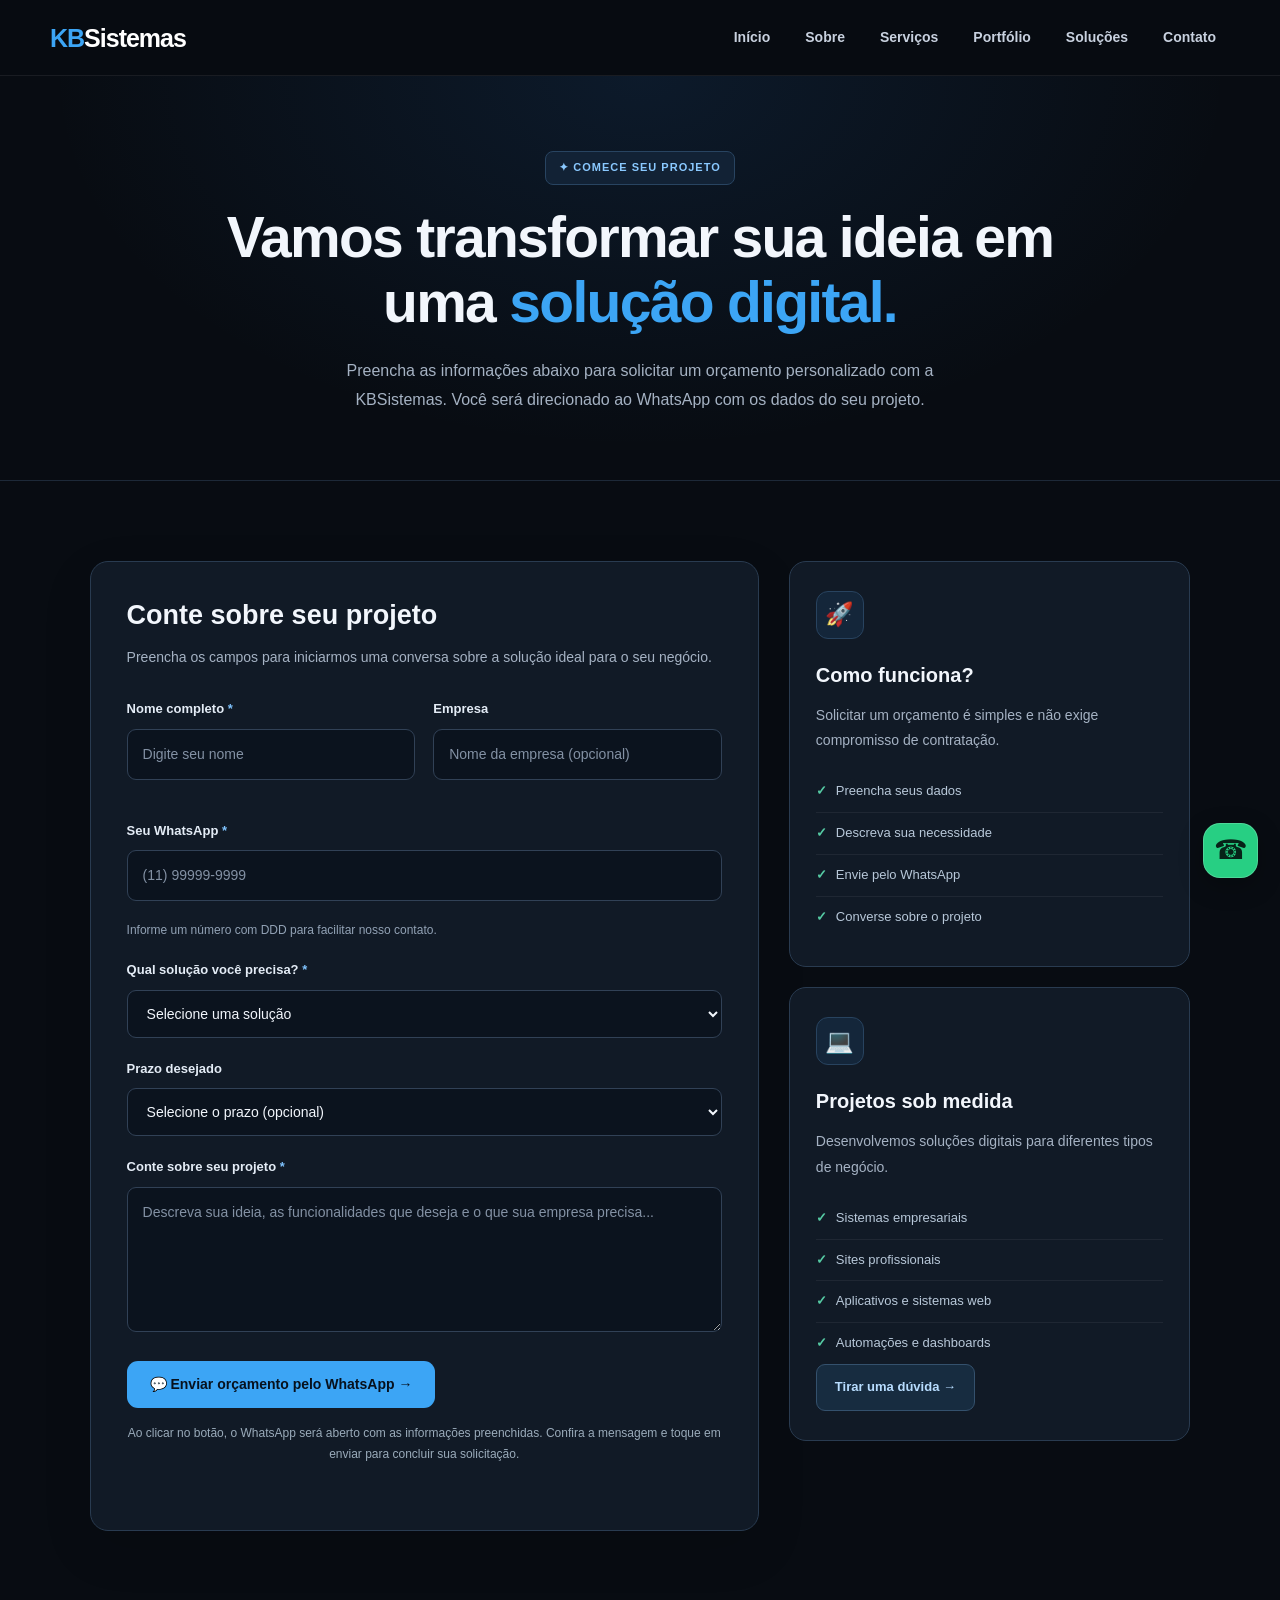
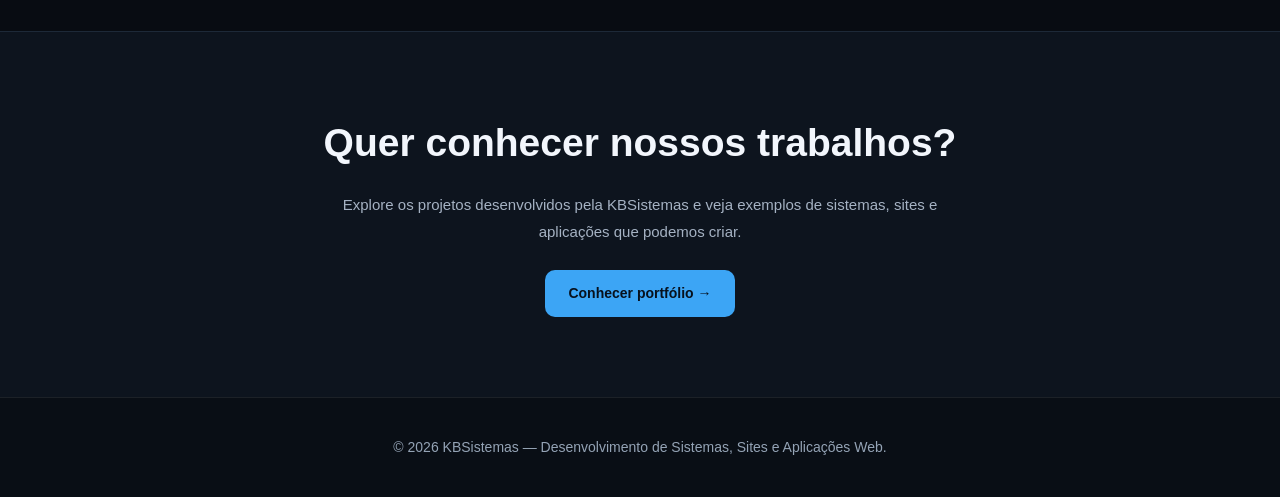
<file: templates/orcamento.html>
<!DOCTYPE html>
<html lang="pt-BR">

<head>
    <meta charset="UTF-8">
    <meta name="viewport" content="width=device-width, initial-scale=1.0">

    <meta name="description"
          content="Solicite um orçamento personalizado com a KBSistemas para desenvolvimento de sites, sistemas empresariais, aplicativos, lojas virtuais e automações.">

    <title>Solicitar Orçamento | KBSistemas</title>

    <link rel="stylesheet" href="/static/css/style.css">

    <style>
        /* ==========================================
           ORÇAMENTO PREMIUM - KBSISTEMAS
           ========================================== */

        .orcamento-hero {
            padding: 75px 7% 65px;
            text-align: center;
            background:
                radial-gradient(
                    ellipse at 50% 0%,
                    rgba(39,112,193,.14),
                    transparent 65%
                ),
                #080c12;
            border-bottom: 1px solid #1d2938;
        }

        .orcamento-etiqueta {
            display: inline-block;
            margin-bottom: 20px;
            padding: 7px 13px;
            background: #122235;
            border: 1px solid #284461;
            border-radius: 8px;
            color: #8ac9ff;
            font-size: 11px;
            font-weight: 700;
            letter-spacing: 1px;
        }

        .orcamento-hero h1 {
            max-width: 850px;
            margin: 0 auto 20px;
            color: #f2f6fc;
            font-size: clamp(37px, 5vw, 57px);
            line-height: 1.15;
            letter-spacing: -1.7px;
        }

        .orcamento-hero h1 span {
            color: #3ca5f5;
        }

        .orcamento-hero p {
            max-width: 680px;
            margin: 0 auto;
            color: #a5b2c3;
            font-size: 16px;
            line-height: 1.85;
        }

        /* CONTEÚDO */

        .orcamento-secao {
            padding: 80px 7% 100px;
            background: #080c12;
        }

        .orcamento-container {
            max-width: 1120px;
            margin: 0 auto;
            display: grid;
            grid-template-columns: minmax(0, 1.25fr) minmax(0, .75fr);
            align-items: start;
            gap: 30px;
        }

        /* FORMULÁRIO */

        .orcamento-formulario {
            padding: 36px;
            background: #111a26;
            border: 1px solid #293b50;
            border-radius: 18px;
            box-shadow: 0 18px 50px rgba(0,0,0,.12);
        }

        .orcamento-formulario h2 {
            margin-bottom: 12px;
            color: #f2f6fc;
            font-size: 27px;
            line-height: 1.3;
        }

        .orcamento-formulario > p {
            margin-bottom: 30px;
            color: #a5b2c3;
            font-size: 14px;
            line-height: 1.75;
        }

        .orcamento-campos-duplos {
            display: grid;
            grid-template-columns: repeat(2, minmax(0, 1fr));
            gap: 18px;
        }

        .orcamento-campo {
            margin-bottom: 21px;
        }

        .orcamento-campo label {
            display: block;
            margin-bottom: 9px;
            color: #e4ecf6;
            font-size: 13px;
            font-weight: 600;
        }

        .orcamento-campo input,
        .orcamento-campo select,
        .orcamento-campo textarea {
            display: block;
            width: 100%;
            min-width: 0;
            padding: 13px 15px;
            background: #0b131e;
            border: 1px solid #314156;
            border-radius: 9px;
            color: #f2f6fc;
            font: inherit;
            font-size: 14px;
            outline: none;
            transition:
                border-color .2s,
                box-shadow .2s;
        }

        .orcamento-campo input::placeholder,
        .orcamento-campo textarea::placeholder {
            color: #8391a4;
        }

        .orcamento-campo input:focus,
        .orcamento-campo select:focus,
        .orcamento-campo textarea:focus {
            border-color: #3ca5f5;
            box-shadow: 0 0 0 3px rgba(60,165,245,.12);
        }

        .orcamento-campo select {
            cursor: pointer;
        }

        .orcamento-campo textarea {
            min-height: 145px;
            resize: vertical;
            line-height: 1.7;
        }

        .orcamento-obrigatorio {
            color: #80c4ff;
        }

        .orcamento-ajuda {
            display: block;
            margin-top: 8px;
            color: #92a2b5;
            font-size: 12px;
            line-height: 1.5;
        }

        /* BOTÃO DE ENVIO */

        .orcamento-enviar {
            display: inline-flex;
            align-items: center;
            justify-content: center;
            gap: 9px;
            width: 100%;
            min-height: 49px;
            padding: 13px 20px;
            background: #2789d5;
            border: 1px solid #359eea;
            border-radius: 10px;
            color: #fff;
            font: inherit;
            font-size: 14px;
            font-weight: 700;
            cursor: pointer;
            transition:
                background .2s,
                transform .2s;
        }

        .orcamento-enviar:hover {
            background: #349ce9;
            transform: translateY(-2px);
        }

        .orcamento-enviar:focus-visible {
            outline: 3px solid #a2d6ff;
            outline-offset: 3px;
        }

        .orcamento-aviso {
            margin-top: 15px;
            color: #9aabba;
            font-size: 12px;
            line-height: 1.7;
            text-align: center;
        }

        /* PAINEL LATERAL */

        .orcamento-lateral {
            display: flex;
            flex-direction: column;
            gap: 20px;
        }

        .orcamento-info {
            padding: 29px 26px;
            background: #111a26;
            border: 1px solid #293b50;
            border-radius: 17px;
        }

        .orcamento-info-icone {
            display: flex;
            align-items: center;
            justify-content: center;
            width: 48px;
            height: 48px;
            margin-bottom: 20px;
            background: #14263a;
            border: 1px solid #28435f;
            border-radius: 12px;
            font-size: 23px;
        }

        .orcamento-info h3 {
            margin-bottom: 12px;
            color: #f2f6fc;
            font-size: 20px;
        }

        .orcamento-info p {
            margin-bottom: 18px;
            color: #a5b2c3;
            font-size: 14px;
            line-height: 1.8;
        }

        .orcamento-info ul {
            margin: 0;
            padding: 0;
            list-style: none;
        }

        .orcamento-info li {
            display: flex;
            gap: 9px;
            padding: 10px 0;
            border-bottom: 1px solid rgba(255,255,255,.06);
            color: #b8c8d9;
            font-size: 13px;
            line-height: 1.6;
        }

        .orcamento-info li:last-child {
            border-bottom: none;
        }

        .orcamento-info li::before {
            content: "✓";
            flex-shrink: 0;
            color: #56cba4;
            font-weight: 800;
        }

        .orcamento-whatsapp {
            display: inline-flex;
            align-items: center;
            justify-content: center;
            padding: 12px 18px;
            background: #172c40;
            border: 1px solid #34516d;
            border-radius: 9px;
            color: #b8ddff;
            font-size: 13px;
            font-weight: 700;
            text-decoration: none;
            transition: background .2s;
        }

        .orcamento-whatsapp:hover {
            background: #223d57;
        }

        /* RODAPÉ DA PÁGINA */

        .orcamento-cta {
            padding: 80px 7%;
            background: #0d141e;
            border-top: 1px solid #1d2938;
            text-align: center;
        }

        .orcamento-cta h2 {
            margin-bottom: 17px;
            color: #f2f6fc;
            font-size: clamp(28px, 3.7vw, 39px);
        }

        .orcamento-cta p {
            max-width: 650px;
            margin: 0 auto 25px;
            color: #a5b2c3;
            font-size: 15px;
            line-height: 1.8;
        }

        .orcamento-cta .botao {
            width: auto;
            margin: 0;
            padding: 12px 22px;
            border-radius: 10px;
            font-size: 14px;
        }

        /* RESPONSIVIDADE */

        @media (max-width: 850px) {
            .orcamento-container {
                grid-template-columns: 1fr;
            }

            .orcamento-lateral {
                display: grid;
                grid-template-columns: repeat(2, minmax(0, 1fr));
            }
        }

        @media (max-width: 600px) {
            .orcamento-hero {
                padding: 60px 20px;
            }

            .orcamento-hero p {
                font-size: 15px;
            }

            .orcamento-secao {
                padding: 55px 17px 75px;
            }

            .orcamento-formulario {
                padding: 25px 20px;
            }

            .orcamento-campos-duplos,
            .orcamento-lateral {
                grid-template-columns: 1fr;
            }

            .orcamento-cta {
                padding: 65px 20px;
            }
        }

        @media (prefers-reduced-motion: reduce) {
            .orcamento-enviar {
                transition: none;
            }
        }
    </style>
</head>

<body>

<!-- MENU -->

<header>
    <div class="logo">
        <h1>KB<span>Sistemas</span></h1>
    </div>

    <nav aria-label="Menu principal">
        <a href="/">Início</a>
        <a href="/sobre">Sobre</a>
        <a href="/servicos">Serviços</a>
        <a href="/projetos">Portfólio</a>
        <a href="/planos">Soluções</a>
        <a href="/contato">Contato</a>
    </nav>
</header>

<main>

    <!-- APRESENTAÇÃO -->

    <section class="orcamento-hero">

        <span class="orcamento-etiqueta">
            ✦ COMECE SEU PROJETO
        </span>

        <h1>
            Vamos transformar sua ideia
            em uma <span>solução digital.</span>
        </h1>

        <p>
            Preencha as informações abaixo
            para solicitar um orçamento
            personalizado com a KBSistemas.
            Você será direcionado ao WhatsApp
            com os dados do seu projeto.
        </p>

    </section>

    <!-- FORMULÁRIO -->

    <section class="orcamento-secao">

        <div class="orcamento-container">

            <div class="orcamento-formulario">

                <h2>Conte sobre seu projeto</h2>

                <p>
                    Preencha os campos para
                    iniciarmos uma conversa
                    sobre a solução ideal
                    para o seu negócio.
                </p>

                <form id="formulario-orcamento">

                    <!-- NOME E EMPRESA -->

                    <div class="orcamento-campos-duplos">

                        <div class="orcamento-campo">

                            <label for="nome">
                                Nome completo
                                <span class="orcamento-obrigatorio">*</span>
                            </label>

                            <input
                                type="text"
                                id="nome"
                                name="nome"
                                placeholder="Digite seu nome"
                                autocomplete="name"
                                required
                            >

                        </div>

                        <div class="orcamento-campo">

                            <label for="empresa">
                                Empresa
                            </label>

                            <input
                                type="text"
                                id="empresa"
                                name="empresa"
                                placeholder="Nome da empresa (opcional)"
                                autocomplete="organization"
                            >

                        </div>

                    </div>

                    <!-- WHATSAPP -->

                    <div class="orcamento-campo">

                        <label for="telefone">
                            Seu WhatsApp
                            <span class="orcamento-obrigatorio">*</span>
                        </label>

                        <input
                            type="tel"
                            id="telefone"
                            name="telefone"
                            placeholder="(11) 99999-9999"
                            autocomplete="tel"
                            inputmode="tel"
                            minlength="10"
                            required
                        >

                        <small class="orcamento-ajuda">
                            Informe um número com DDD
                            para facilitar nosso contato.
                        </small>

                    </div>

                    <!-- SOLUÇÃO -->

                    <div class="orcamento-campo">

                        <label for="solucao">
                            Qual solução você precisa?
                            <span class="orcamento-obrigatorio">*</span>
                        </label>

                        <select
                            id="solucao"
                            name="solucao"
                            required
                        >

                            <option value="" disabled selected>
                                Selecione uma solução
                            </option>

                            <option value="Sistema Empresarial">
                                Sistema Empresarial
                            </option>

                            <option value="ERP Empresarial">
                                ERP Empresarial
                            </option>

                            <option value="Site Profissional">
                                Site Profissional
                            </option>

                            <option value="Landing Page">
                                Landing Page
                            </option>

                            <option value="Catálogo Digital">
                                Catálogo Digital
                            </option>

                            <option value="Aplicativo">
                                Aplicativo
                            </option>

                            <option value="Loja Virtual">
                                Loja Virtual
                            </option>

                            <option value="Automação de Processos">
                                Automação de Processos
                            </option>

                            <option value="Dashboard e Relatórios">
                                Dashboard e Relatórios
                            </option>

                            <option value="Outro projeto">
                                Outro projeto
                            </option>

                        </select>

                    </div>

                    <!-- PRAZO -->

                    <div class="orcamento-campo">

                        <label for="prazo">
                            Prazo desejado
                        </label>

                        <select id="prazo" name="prazo">

                            <option value="" selected>
                                Selecione o prazo (opcional)
                            </option>

                            <option value="Até 30 dias">
                                Até 30 dias
                            </option>

                            <option value="1 a 3 meses">
                                1 a 3 meses
                            </option>

                            <option value="Acima de 3 meses">
                                Acima de 3 meses
                            </option>

                            <option value="A combinar">
                                A combinar
                            </option>

                        </select>

                    </div>

                    <!-- DESCRIÇÃO -->

                    <div class="orcamento-campo">

                        <label for="descricao">
                            Conte sobre seu projeto
                            <span class="orcamento-obrigatorio">*</span>
                        </label>

                        <textarea
                            id="descricao"
                            name="descricao"
                            placeholder="Descreva sua ideia, as funcionalidades que deseja e o que sua empresa precisa..."
                            required
                        ></textarea>

                    </div>

                    <!-- ENVIO -->

                    <button
                        type="submit"
                        class="orcamento-enviar"
                    >
                        💬 Enviar orçamento pelo WhatsApp →
                    </button>

                    <p class="orcamento-aviso">
                        Ao clicar no botão, o WhatsApp
                        será aberto com as informações
                        preenchidas. Confira a mensagem
                        e toque em enviar para concluir
                        sua solicitação.
                    </p>

                </form>

            </div>

            <!-- INFORMAÇÕES LATERAIS -->

            <aside class="orcamento-lateral">

                <div class="orcamento-info">

                    <div class="orcamento-info-icone">
                        🚀
                    </div>

                    <h3>Como funciona?</h3>

                    <p>
                        Solicitar um orçamento
                        é simples e não exige
                        compromisso de contratação.
                    </p>

                    <ul>
                        <li>Preencha seus dados</li>
                        <li>Descreva sua necessidade</li>
                        <li>Envie pelo WhatsApp</li>
                        <li>Converse sobre o projeto</li>
                    </ul>

                </div>

                <div class="orcamento-info">

                    <div class="orcamento-info-icone">
                        💻
                    </div>

                    <h3>Projetos sob medida</h3>

                    <p>
                        Desenvolvemos soluções
                        digitais para diferentes
                        tipos de negócio.
                    </p>

                    <ul>
                        <li>Sistemas empresariais</li>
                        <li>Sites profissionais</li>
                        <li>Aplicativos e sistemas web</li>
                        <li>Automações e dashboards</li>
                    </ul>

                    <a
                        href="https://wa.me/5511911524799?text=Ol%C3%A1%2C%20tenho%20uma%20d%C3%BAvida%20sobre%20um%20projeto"
                        class="orcamento-whatsapp"
                        target="_blank"
                        rel="noopener noreferrer"
                    >
                        Tirar uma dúvida →
                    </a>

                </div>

            </aside>

        </div>

    </section>

    <!-- CHAMADA FINAL -->

    <section class="orcamento-cta">

        <h2>
            Quer conhecer nossos trabalhos?
        </h2>

        <p>
            Explore os projetos desenvolvidos
            pela KBSistemas e veja exemplos
            de sistemas, sites e aplicações
            que podemos criar.
        </p>

        <a href="/projetos" class="botao">
            Conhecer portfólio →
        </a>

    </section>

</main>

<!-- WHATSAPP FLUTUANTE -->

<a
    href="https://wa.me/5511911524799?text=Ol%C3%A1%2C%20gostaria%20de%20fazer%20um%20or%C3%A7amento"
    class="whatsapp"
    target="_blank"
    rel="noopener noreferrer"
    aria-label="Entrar em contato pelo WhatsApp"
>
    ☎
</a>

<!-- RODAPÉ -->

<footer>
    <p>
        © 2026 KBSistemas — Desenvolvimento de
        Sistemas, Sites e Aplicações Web.
    </p>
</footer>

<!-- SCRIPT DO FORMULÁRIO -->

<script>
document.getElementById("formulario-orcamento")
    .addEventListener("submit", function(evento) {

        evento.preventDefault();

        const nome = document.getElementById("nome").value.trim();
        const empresa = document.getElementById("empresa").value.trim();
        const telefone = document.getElementById("telefone").value.trim();
        const solucao = document.getElementById("solucao").value;
        const prazo = document.getElementById("prazo").value;
        const descricao = document.getElementById("descricao").value.trim();

        if (!nome || !telefone || !solucao || !descricao) {
            alert("Preencha os campos obrigatórios.");
            return;
        }

        const mensagem =
            "Olá! Gostaria de solicitar um orçamento com a KBSistemas.\n\n" +
            "📋 *DADOS DO CLIENTE*\n" +
            "👤 Nome: " + nome + "\n" +
            "🏢 Empresa: " + (empresa || "Não informada") + "\n" +
            "📱 WhatsApp: " + telefone + "\n\n" +
            "💻 *INFORMAÇÕES DO PROJETO*\n" +
            "🔹 Solução: " + solucao + "\n" +
            "📅 Prazo desejado: " + (prazo || "Não informado") + "\n\n" +
            "📝 *DESCRIÇÃO DO PROJETO*\n" +
            descricao + "\n\n" +
            "Aguardo o retorno. Obrigado!";

        const numeroWhatsApp = "5511911524799";

        const linkWhatsApp =
            "https://wa.me/" +
            numeroWhatsApp +
            "?text=" +
            encodeURIComponent(mensagem);

        window.location.href = linkWhatsApp;
    });
</script>

</body>
</html>
</file>
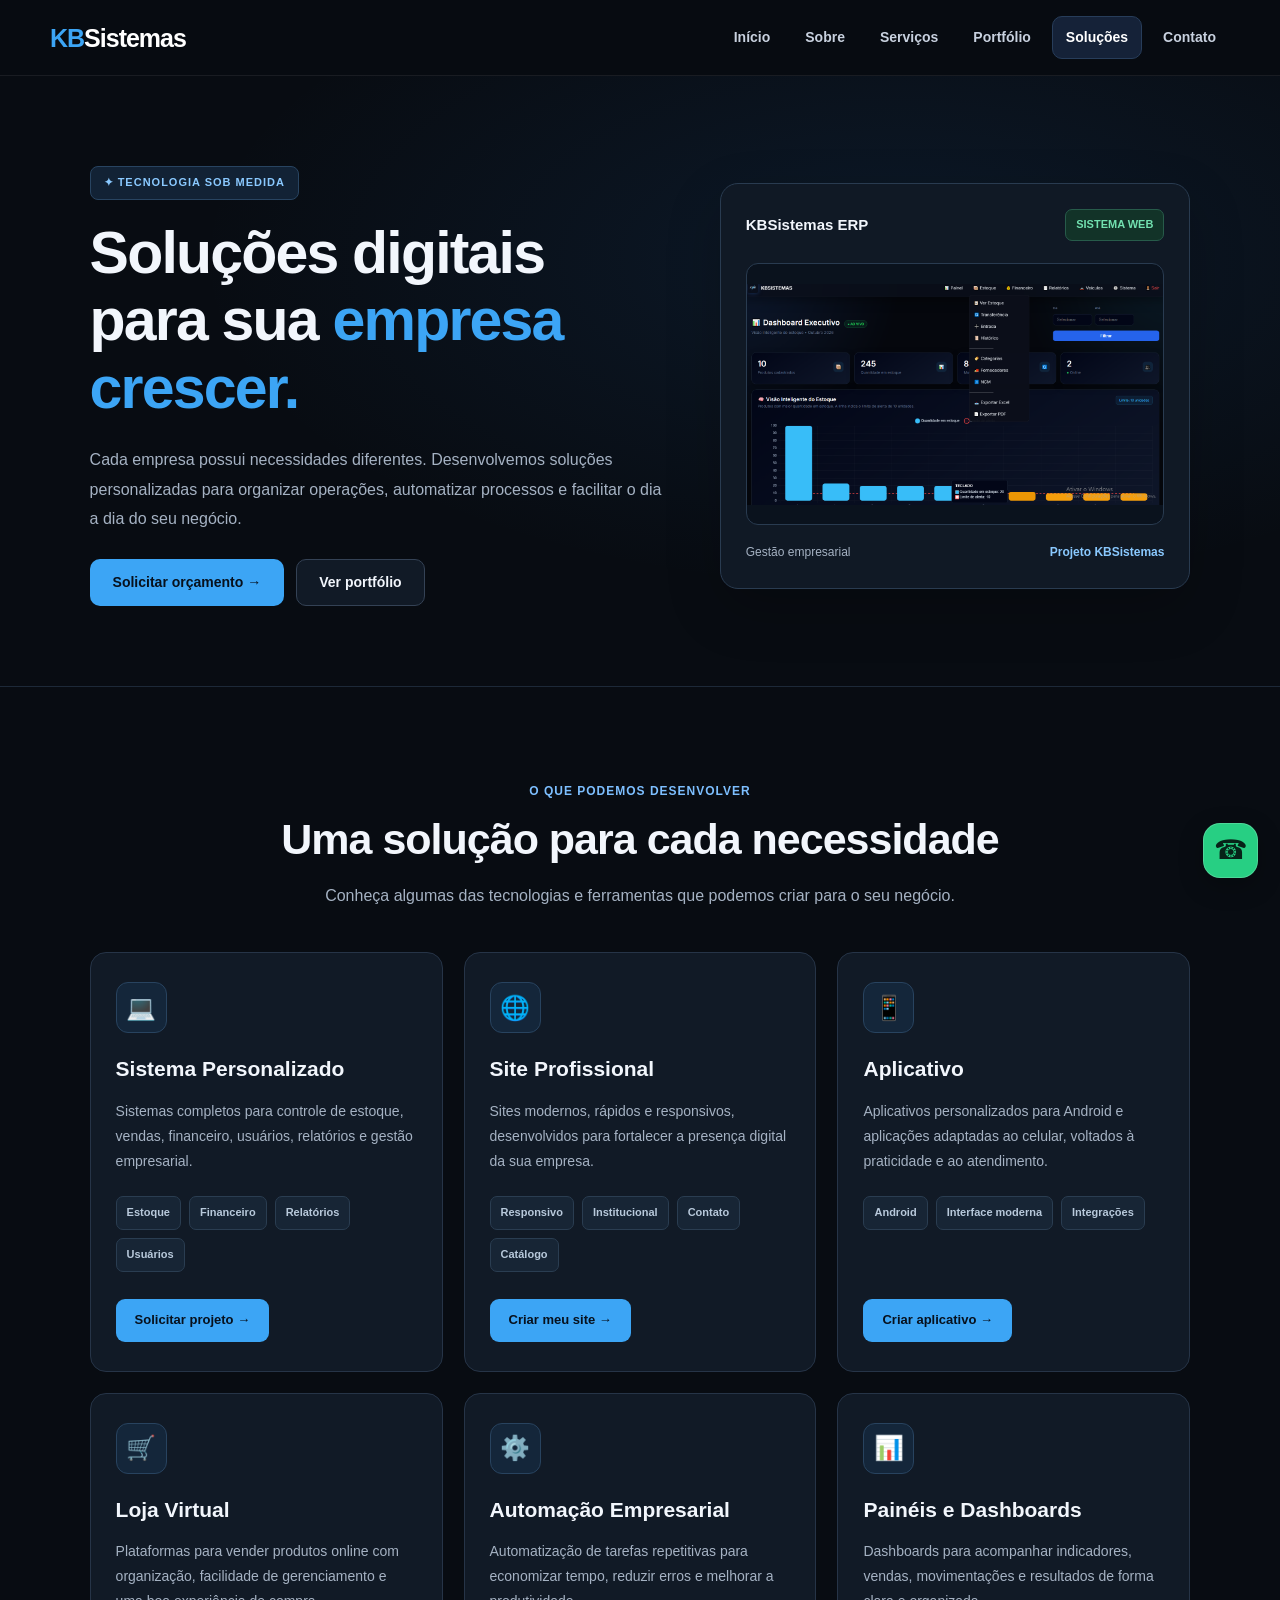
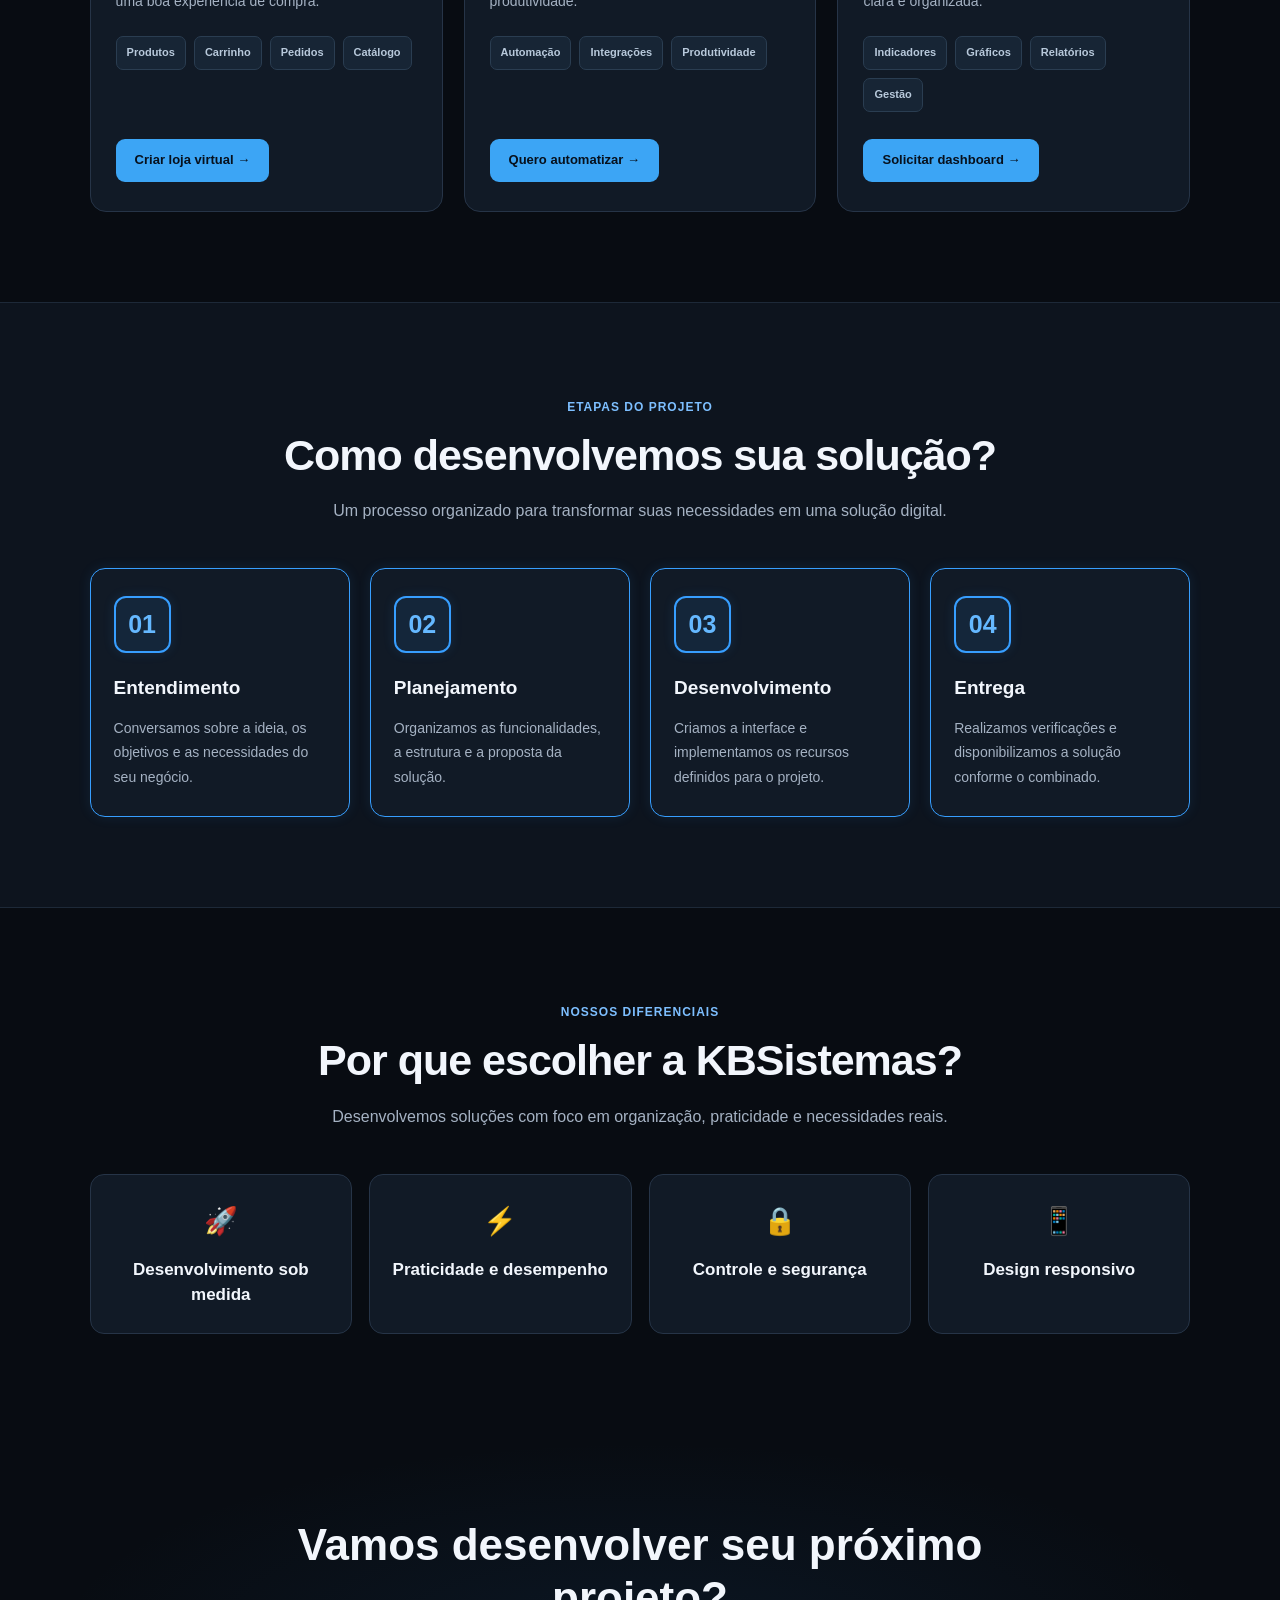
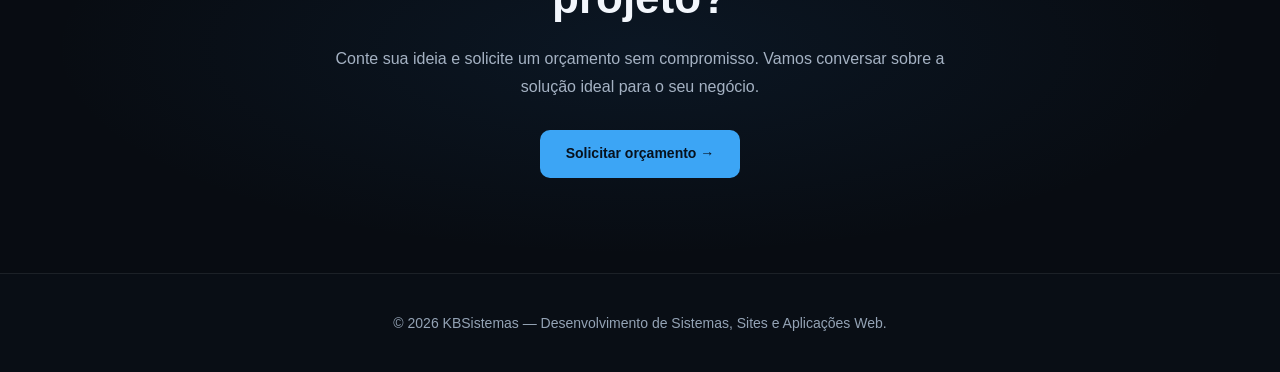
<file: templates/planos.html>
<!DOCTYPE html>
<html lang="pt-BR">

<head>
    <meta charset="UTF-8">
    <meta name="viewport" content="width=device-width, initial-scale=1.0">

    <meta name="description"
          content="Conheça as soluções digitais da KBSistemas: sistemas personalizados, sites, aplicativos, lojas virtuais, automações e dashboards.">

    <title>Soluções | KBSistemas</title>

    <link rel="stylesheet" href="/static/css/style.css">

    <style>
        /* =====================================
           SOLUÇÕES PREMIUM - KBSISTEMAS
           ===================================== */

        .solucoes-hero {
            padding: 90px 7% 80px;
            background:
                radial-gradient(
                    ellipse at 70% 30%,
                    rgba(39, 112, 193, .13),
                    transparent 55%
                ),
                #080c12;
            border-bottom: 1px solid #1d2938;
        }

        .solucoes-hero-container {
            max-width: 1180px;
            margin: 0 auto;
            display: grid;
            grid-template-columns: 1.1fr .9fr;
            align-items: center;
            gap: 55px;
        }

        .solucoes-etiqueta {
            display: inline-block;
            margin-bottom: 20px;
            padding: 7px 13px;
            border: 1px solid #284461;
            border-radius: 8px;
            background: #122235;
            color: #8ac9ff;
            font-size: 11px;
            font-weight: 700;
            letter-spacing: 1px;
        }

        .solucoes-hero h1 {
            margin-bottom: 22px;
            color: #f2f6fc;
            font-size: clamp(38px, 5vw, 59px);
            line-height: 1.15;
            letter-spacing: -1.8px;
        }

        .solucoes-hero h1 span {
            color: #3ca5f5;
        }

        .solucoes-hero p {
            max-width: 620px;
            margin-bottom: 25px;
            color: #a5b2c3;
            font-size: 16px;
            line-height: 1.85;
        }

        .solucoes-hero-acoes {
            display: flex;
            flex-wrap: wrap;
            gap: 12px;
        }

        .solucoes-hero-acoes .botao {
            width: auto;
            margin: 0;
            padding: 12px 22px;
            border-radius: 10px;
            font-size: 14px;
        }

        .solucoes-botao-outline {
            background: #111a26;
            border: 1px solid #344255;
            color: #f2f6fc;
        }

        .solucoes-botao-outline:hover {
            background: #1b2938;
        }

        /* PAINEL ILUSTRATIVO */

        .solucoes-painel {
            padding: 25px;
            border: 1px solid #293b50;
            border-radius: 18px;
            background: #101925;
            box-shadow: 0 20px 55px rgba(0,0,0,.2);
        }

        .solucoes-painel-topo {
            display: flex;
            justify-content: space-between;
            align-items: center;
            gap: 12px;
            margin-bottom: 22px;
        }

        .solucoes-painel-topo strong {
            color: #f2f6fc;
            font-size: 15px;
        }

        .solucoes-status {
            padding: 6px 10px;
            border: 1px solid #275b4a;
            border-radius: 7px;
            background: #123328;
            color: #72e1b0;
            font-size: 11px;
            font-weight: 700;
        }

        .solucoes-painel-imagem {
            overflow: hidden;
            border: 1px solid #293b50;
            border-radius: 12px;
            background: #0a121d;
        }

        .solucoes-painel-imagem img {
            display: block;
            width: 100%;
            aspect-ratio: 16 / 10;
            object-fit: contain;
        }

        .solucoes-painel-rodape {
            display: flex;
            justify-content: space-between;
            flex-wrap: wrap;
            gap: 10px;
            margin-top: 18px;
            color: #a5b2c3;
            font-size: 12px;
        }

        .solucoes-painel-rodape strong {
            color: #8ac9ff;
        }

        /* SEÇÕES */

        .solucoes-secao {
            padding: 90px 7%;
            background: #080c12;
        }

        .solucoes-secao-alt {
            background: #0d141e;
            border-top: 1px solid #1d2938;
            border-bottom: 1px solid #1d2938;
        }

        .solucoes-container {
            max-width: 1180px;
            margin: 0 auto;
        }

        .solucoes-titulo {
            max-width: 770px;
            margin: 0 auto 42px;
            text-align: center;
        }

        .solucoes-titulo > span {
            display: inline-block;
            margin-bottom: 13px;
            color: #7dbfff;
            font-size: 12px;
            font-weight: 700;
            letter-spacing: 1px;
        }

        .solucoes-titulo h2 {
            margin-bottom: 16px;
            color: #f2f6fc;
            font-size: clamp(30px, 3.8vw, 43px);
            line-height: 1.2;
            letter-spacing: -1px;
        }

        .solucoes-titulo p {
            color: #a5b2c3;
            font-size: 16px;
            line-height: 1.8;
        }

        /* GRID DE SOLUÇÕES */

        .solucoes-grid {
            display: grid;
            grid-template-columns: repeat(3, minmax(0, 1fr));
            gap: 21px;
        }

        .solucao-card {
            display: flex;
            flex-direction: column;
            min-width: 0;
            padding: 29px 25px;
            background: #111a26;
            border: 1px solid #263447;
            border-radius: 16px;
            transition:
                transform .22s,
                border-color .22s;
        }

        .solucao-card:hover {
            transform: translateY(-4px);
            border-color: #3c668c;
        }

        .solucao-icone {
            display: flex;
            align-items: center;
            justify-content: center;
            width: 51px;
            height: 51px;
            margin-bottom: 22px;
            background: #14263a;
            border: 1px solid #28435f;
            border-radius: 12px;
            font-size: 24px;
        }

        .solucao-card h3 {
            margin-bottom: 15px;
            color: #f2f6fc;
            font-size: 21px;
            line-height: 1.35;
        }

        .solucao-card p {
            margin-bottom: 22px;
            color: #a5b2c3;
            font-size: 14px;
            line-height: 1.8;
        }

        .solucao-recursos {
            display: flex;
            flex-wrap: wrap;
            gap: 8px;
            margin-bottom: 27px;
        }

        .solucao-recursos span {
            padding: 7px 10px;
            background: #172535;
            border: 1px solid #2a3d51;
            border-radius: 7px;
            color: #b8c9db;
            font-size: 11px;
            font-weight: 600;
        }

        .solucao-acao {
            margin-top: auto;
        }

        .solucao-acao .botao {
            display: inline-flex;
            align-items: center;
            justify-content: center;
            width: auto;
            max-width: 100%;
            min-height: 43px;
            margin: 0;
            padding: 11px 18px;
            border-radius: 9px;
            font-size: 13px;
        }

        /* =====================================
           ETAPAS COM CONTORNO AZUL
           ===================================== */

        .solucoes-etapas {
            display: grid;
            grid-template-columns: repeat(4, minmax(0, 1fr));
            gap: 20px;
        }

        .solucoes-etapa {
            padding: 27px 23px;
            background: #111a26;

            /* NOVO CONTORNO AZUL */
            border: 1px solid #379eff;
            border-radius: 15px;
            box-shadow: 0 0 13px rgba(55, 158, 255, .10);

            transition:
                transform .22s ease,
                border-color .22s ease,
                box-shadow .22s ease;
        }

        .solucoes-etapa:hover {
            transform: translateY(-4px);
            border-color: #70c2ff;
            box-shadow: 0 0 20px rgba(55, 158, 255, .20);
        }

        .solucoes-etapa-numero {
            display: inline-flex;
            align-items: center;
            justify-content: center;

            min-width: 57px;
            height: 57px;
            padding: 8px;
            margin-bottom: 20px;

            /* NOVO CONTORNO DOS NÚMEROS */
            background: #14263a;
            border: 2px solid #379eff;
            border-radius: 12px;
            box-shadow: 0 0 12px rgba(55, 158, 255, .13);

            color: #65b8ff;
            font-size: 25px;
            font-weight: 800;
            line-height: 1;
        }

        .solucoes-etapa h3 {
            margin-bottom: 12px;
            color: #f2f6fc;
            font-size: 19px;
        }

        .solucoes-etapa p {
            color: #a5b2c3;
            font-size: 14px;
            line-height: 1.75;
        }

        /* DIFERENCIAIS */

        .solucoes-diferenciais {
            display: grid;
            grid-template-columns: repeat(4, minmax(0, 1fr));
            gap: 17px;
        }

        .solucoes-diferencial {
            padding: 25px 20px;
            background: #111a26;
            border: 1px solid #263447;
            border-radius: 14px;
            text-align: center;
        }

        .solucoes-diferencial span {
            display: block;
            margin-bottom: 14px;
            font-size: 27px;
        }

        .solucoes-diferencial h3 {
            color: #f2f6fc;
            font-size: 17px;
            line-height: 1.5;
        }

        /* CTA */

        .solucoes-cta {
            padding: 95px 7%;
            background:
                radial-gradient(
                    ellipse at center,
                    rgba(33, 98, 162, .12),
                    transparent 65%
                ),
                #080c12;
            text-align: center;
        }

        .solucoes-cta h2 {
            max-width: 800px;
            margin: 0 auto 20px;
            color: #f2f6fc;
            font-size: clamp(30px, 4vw, 44px);
            line-height: 1.2;
        }

        .solucoes-cta p {
            max-width: 650px;
            margin: 0 auto 28px;
            color: #a5b2c3;
            font-size: 16px;
            line-height: 1.8;
        }

        .solucoes-cta .botao {
            width: auto;
            margin: 0;
            padding: 13px 25px;
            border-radius: 10px;
            font-size: 14px;
        }

        /* RESPONSIVIDADE */

        @media (max-width: 1050px) {
            .solucoes-hero-container {
                gap: 35px;
            }

            .solucoes-grid {
                grid-template-columns: repeat(2, minmax(0, 1fr));
            }

            .solucoes-etapas,
            .solucoes-diferenciais {
                grid-template-columns: repeat(2, minmax(0, 1fr));
            }
        }

        @media (max-width: 760px) {
            .solucoes-hero {
                padding: 65px 22px;
            }

            .solucoes-hero-container {
                grid-template-columns: 1fr;
            }

            .solucoes-hero h1 {
                font-size: clamp(36px, 8vw, 48px);
            }

            .solucoes-secao {
                padding: 70px 20px;
            }

            .solucoes-grid {
                grid-template-columns: 1fr;
            }

            .solucoes-cta {
                padding: 75px 20px;
            }
        }

        @media (max-width: 480px) {
            .solucoes-hero-acoes {
                flex-direction: column;
            }

            .solucoes-hero-acoes .botao {
                width: 100%;
            }

            .solucoes-etapas,
            .solucoes-diferenciais {
                grid-template-columns: 1fr;
            }

            .solucoes-painel {
                padding: 17px;
            }

            .solucoes-painel-topo {
                flex-wrap: wrap;
            }

            .solucoes-cta .botao {
                width: 100%;
            }
        }

        @media (prefers-reduced-motion: reduce) {
            .solucao-card,
            .solucoes-etapa {
                transition: none;
            }

            .solucoes-etapa:hover {
                transform: none;
            }
        }
    </style>
</head>

<body>

<!-- MENU -->

<header>
    <div class="logo">
        <h1>KB<span>Sistemas</span></h1>
    </div>

    <nav aria-label="Menu principal">
        <a href="/">Início</a>
        <a href="/sobre">Sobre</a>
        <a href="/servicos">Serviços</a>
        <a href="/projetos">Portfólio</a>
        <a href="/planos" aria-current="page">Soluções</a>
        <a href="/contato">Contato</a>
    </nav>
</header>

<main>

    <!-- APRESENTAÇÃO -->

    <section class="solucoes-hero">

        <div class="solucoes-hero-container">

            <div>

                <span class="solucoes-etiqueta">
                    ✦ TECNOLOGIA SOB MEDIDA
                </span>

                <h1>
                    Soluções digitais
                    para sua
                    <span>empresa crescer.</span>
                </h1>

                <p>
                    Cada empresa possui necessidades
                    diferentes. Desenvolvemos soluções
                    personalizadas para organizar
                    operações, automatizar processos
                    e facilitar o dia a dia do seu negócio.
                </p>

                <div class="solucoes-hero-acoes">

                    <a href="/orcamento" class="botao">
                        Solicitar orçamento →
                    </a>

                    <a
                        href="/projetos"
                        class="botao solucoes-botao-outline"
                    >
                        Ver portfólio
                    </a>

                </div>

            </div>

            <!-- IMAGEM DE PROJETO REAL -->

            <div class="solucoes-painel">

                <div class="solucoes-painel-topo">

                    <strong>KBSistemas ERP</strong>

                    <span class="solucoes-status">
                        SISTEMA WEB
                    </span>

                </div>

                <div class="solucoes-painel-imagem">

                    <img
                        src="/static/img/projetos/erp-1.png"
                        alt="Dashboard do ERP desenvolvido pela KBSistemas"
                        loading="lazy"
                    >

                </div>

                <div class="solucoes-painel-rodape">
                    <span>Gestão empresarial</span>
                    <strong>Projeto KBSistemas</strong>
                </div>

            </div>

        </div>

    </section>

    <!-- SOLUÇÕES -->

    <section class="solucoes-secao">

        <div class="solucoes-container">

            <div class="solucoes-titulo">

                <span>O QUE PODEMOS DESENVOLVER</span>

                <h2>
                    Uma solução para cada necessidade
                </h2>

                <p>
                    Conheça algumas das tecnologias
                    e ferramentas que podemos criar
                    para o seu negócio.
                </p>

            </div>

            <div class="solucoes-grid">

                <!-- SISTEMA PERSONALIZADO -->

                <article class="solucao-card">

                    <div class="solucao-icone">💻</div>

                    <h3>Sistema Personalizado</h3>

                    <p>
                        Sistemas completos para controle
                        de estoque, vendas, financeiro,
                        usuários, relatórios e gestão
                        empresarial.
                    </p>

                    <div class="solucao-recursos">
                        <span>Estoque</span>
                        <span>Financeiro</span>
                        <span>Relatórios</span>
                        <span>Usuários</span>
                    </div>

                    <div class="solucao-acao">
                        <a href="/orcamento" class="botao">
                            Solicitar projeto →
                        </a>
                    </div>

                </article>

                <!-- SITE PROFISSIONAL -->

                <article class="solucao-card">

                    <div class="solucao-icone">🌐</div>

                    <h3>Site Profissional</h3>

                    <p>
                        Sites modernos, rápidos
                        e responsivos, desenvolvidos
                        para fortalecer a presença
                        digital da sua empresa.
                    </p>

                    <div class="solucao-recursos">
                        <span>Responsivo</span>
                        <span>Institucional</span>
                        <span>Contato</span>
                        <span>Catálogo</span>
                    </div>

                    <div class="solucao-acao">
                        <a href="/orcamento" class="botao">
                            Criar meu site →
                        </a>
                    </div>

                </article>

                <!-- APLICATIVO -->

                <article class="solucao-card">

                    <div class="solucao-icone">📱</div>

                    <h3>Aplicativo</h3>

                    <p>
                        Aplicativos personalizados
                        para Android e aplicações
                        adaptadas ao celular,
                        voltados à praticidade
                        e ao atendimento.
                    </p>

                    <div class="solucao-recursos">
                        <span>Android</span>
                        <span>Interface moderna</span>
                        <span>Integrações</span>
                    </div>

                    <div class="solucao-acao">
                        <a href="/orcamento" class="botao">
                            Criar aplicativo →
                        </a>
                    </div>

                </article>

                <!-- LOJA VIRTUAL -->

                <article class="solucao-card">

                    <div class="solucao-icone">🛒</div>

                    <h3>Loja Virtual</h3>

                    <p>
                        Plataformas para vender
                        produtos online com
                        organização, facilidade
                        de gerenciamento e
                        uma boa experiência de compra.
                    </p>

                    <div class="solucao-recursos">
                        <span>Produtos</span>
                        <span>Carrinho</span>
                        <span>Pedidos</span>
                        <span>Catálogo</span>
                    </div>

                    <div class="solucao-acao">
                        <a href="/orcamento" class="botao">
                            Criar loja virtual →
                        </a>
                    </div>

                </article>

                <!-- AUTOMAÇÃO -->

                <article class="solucao-card">

                    <div class="solucao-icone">⚙️</div>

                    <h3>Automação Empresarial</h3>

                    <p>
                        Automatização de tarefas
                        repetitivas para economizar
                        tempo, reduzir erros
                        e melhorar a produtividade.
                    </p>

                    <div class="solucao-recursos">
                        <span>Automação</span>
                        <span>Integrações</span>
                        <span>Produtividade</span>
                    </div>

                    <div class="solucao-acao">
                        <a href="/orcamento" class="botao">
                            Quero automatizar →
                        </a>
                    </div>

                </article>

                <!-- DASHBOARDS -->

                <article class="solucao-card">

                    <div class="solucao-icone">📊</div>

                    <h3>Painéis e Dashboards</h3>

                    <p>
                        Dashboards para acompanhar
                        indicadores, vendas,
                        movimentações e resultados
                        de forma clara e organizada.
                    </p>

                    <div class="solucao-recursos">
                        <span>Indicadores</span>
                        <span>Gráficos</span>
                        <span>Relatórios</span>
                        <span>Gestão</span>
                    </div>

                    <div class="solucao-acao">
                        <a href="/orcamento" class="botao">
                            Solicitar dashboard →
                        </a>
                    </div>

                </article>

            </div>

        </div>

    </section>

    <!-- COMO FUNCIONA -->

    <section class="solucoes-secao solucoes-secao-alt">

        <div class="solucoes-container">

            <div class="solucoes-titulo">

                <span>ETAPAS DO PROJETO</span>

                <h2>
                    Como desenvolvemos sua solução?
                </h2>

                <p>
                    Um processo organizado para
                    transformar suas necessidades
                    em uma solução digital.
                </p>

            </div>

            <div class="solucoes-etapas">

                <article class="solucoes-etapa">
                    <span class="solucoes-etapa-numero">01</span>
                    <h3>Entendimento</h3>
                    <p>
                        Conversamos sobre a ideia,
                        os objetivos e as necessidades
                        do seu negócio.
                    </p>
                </article>

                <article class="solucoes-etapa">
                    <span class="solucoes-etapa-numero">02</span>
                    <h3>Planejamento</h3>
                    <p>
                        Organizamos as funcionalidades,
                        a estrutura e a proposta
                        da solução.
                    </p>
                </article>

                <article class="solucoes-etapa">
                    <span class="solucoes-etapa-numero">03</span>
                    <h3>Desenvolvimento</h3>
                    <p>
                        Criamos a interface
                        e implementamos os recursos
                        definidos para o projeto.
                    </p>
                </article>

                <article class="solucoes-etapa">
                    <span class="solucoes-etapa-numero">04</span>
                    <h3>Entrega</h3>
                    <p>
                        Realizamos verificações
                        e disponibilizamos a solução
                        conforme o combinado.
                    </p>
                </article>

            </div>

        </div>

    </section>

    <!-- DIFERENCIAIS -->

    <section class="solucoes-secao">

        <div class="solucoes-container">

            <div class="solucoes-titulo">

                <span>NOSSOS DIFERENCIAIS</span>

                <h2>
                    Por que escolher a KBSistemas?
                </h2>

                <p>
                    Desenvolvemos soluções com foco
                    em organização, praticidade
                    e necessidades reais.
                </p>

            </div>

            <div class="solucoes-diferenciais">

                <div class="solucoes-diferencial">
                    <span>🚀</span>
                    <h3>Desenvolvimento sob medida</h3>
                </div>

                <div class="solucoes-diferencial">
                    <span>⚡</span>
                    <h3>Praticidade e desempenho</h3>
                </div>

                <div class="solucoes-diferencial">
                    <span>🔒</span>
                    <h3>Controle e segurança</h3>
                </div>

                <div class="solucoes-diferencial">
                    <span>📱</span>
                    <h3>Design responsivo</h3>
                </div>

            </div>

        </div>

    </section>

    <!-- CONTATO -->

    <section class="solucoes-cta">

        <h2>
            Vamos desenvolver seu próximo projeto?
        </h2>

        <p>
            Conte sua ideia e solicite
            um orçamento sem compromisso.
            Vamos conversar sobre a solução
            ideal para o seu negócio.
        </p>

        <a href="/orcamento" class="botao">
            Solicitar orçamento →
        </a>

    </section>

</main>

<!-- WHATSAPP -->

<a
    href="https://wa.me/5511911524799?text=Ol%C3%A1%2C%20gostaria%20de%20fazer%20um%20or%C3%A7amento"
    class="whatsapp"
    target="_blank"
    rel="noopener noreferrer"
    aria-label="Entrar em contato pelo WhatsApp"
>
    ☎
</a>

<!-- RODAPÉ -->

<footer>
    <p>
        © 2026 KBSistemas — Desenvolvimento de Sistemas,
        Sites e Aplicações Web.
    </p>
</footer>

</body>
</html>
</file>
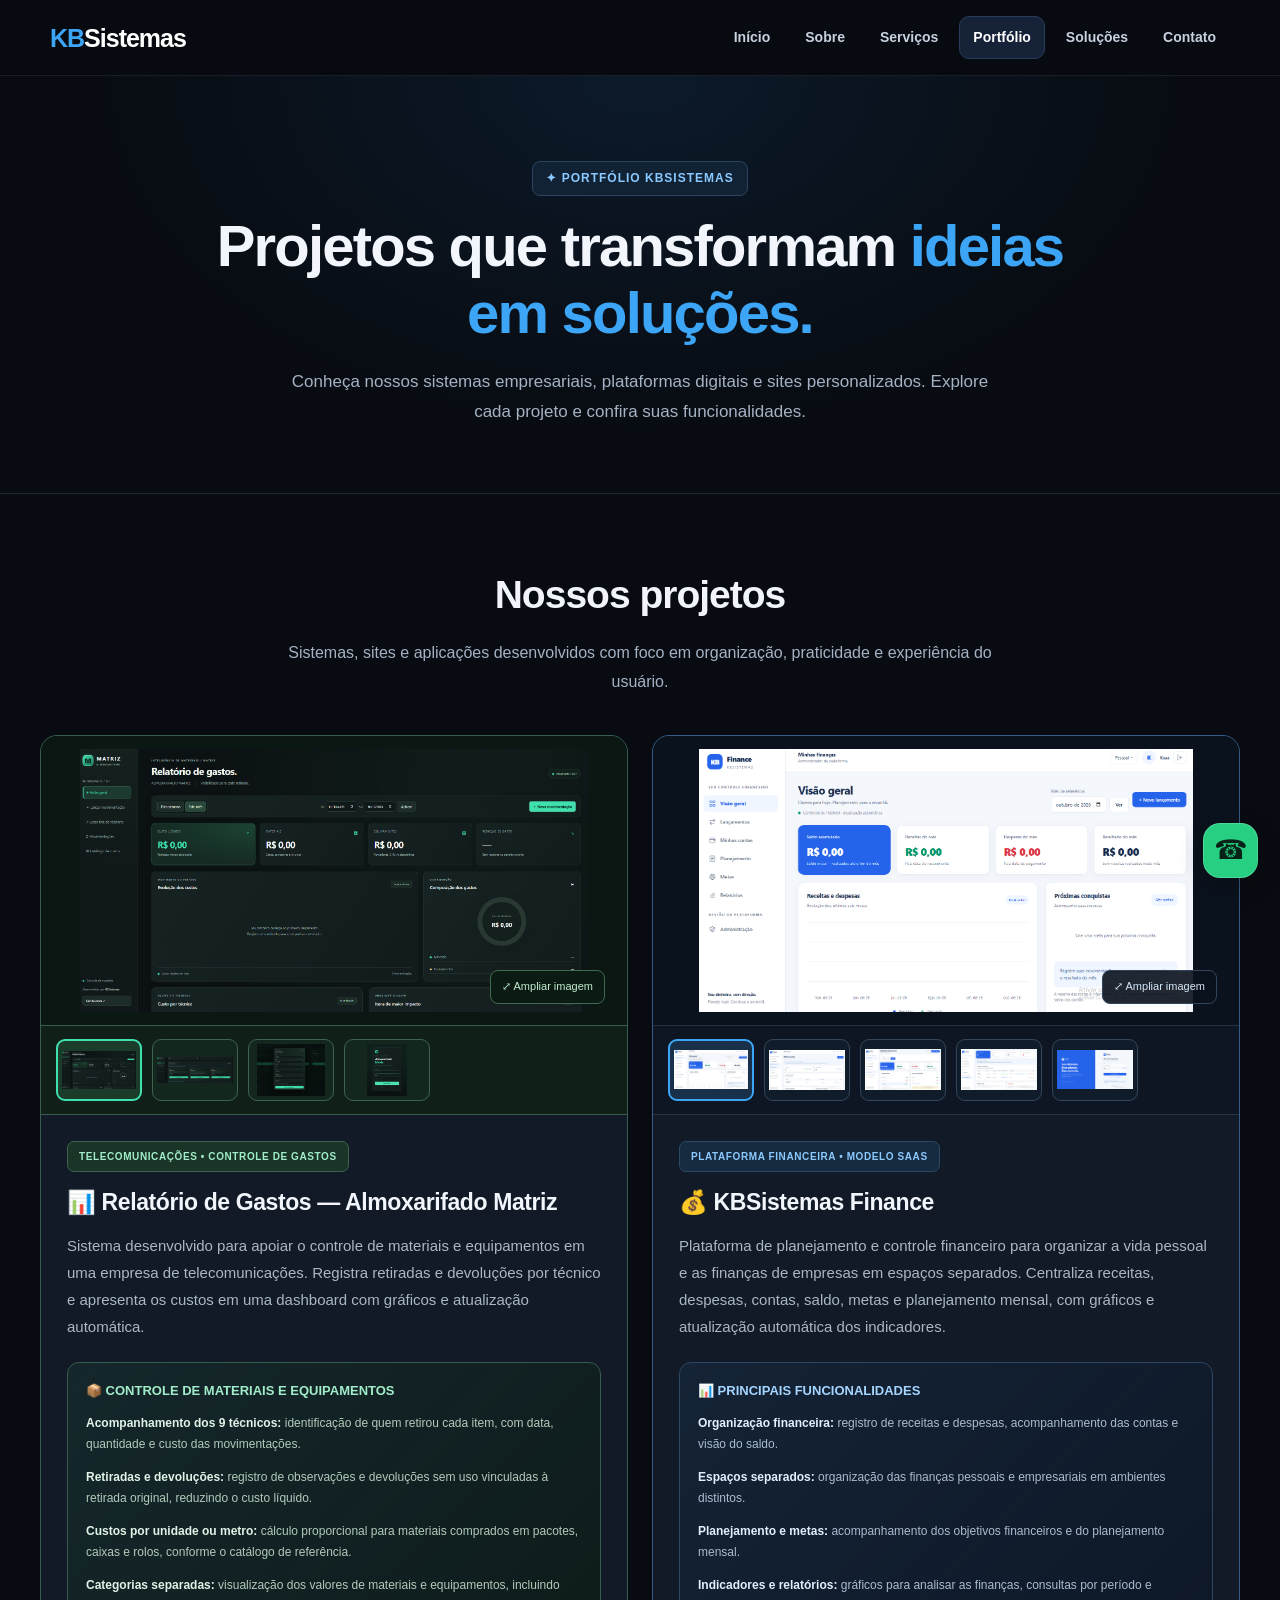
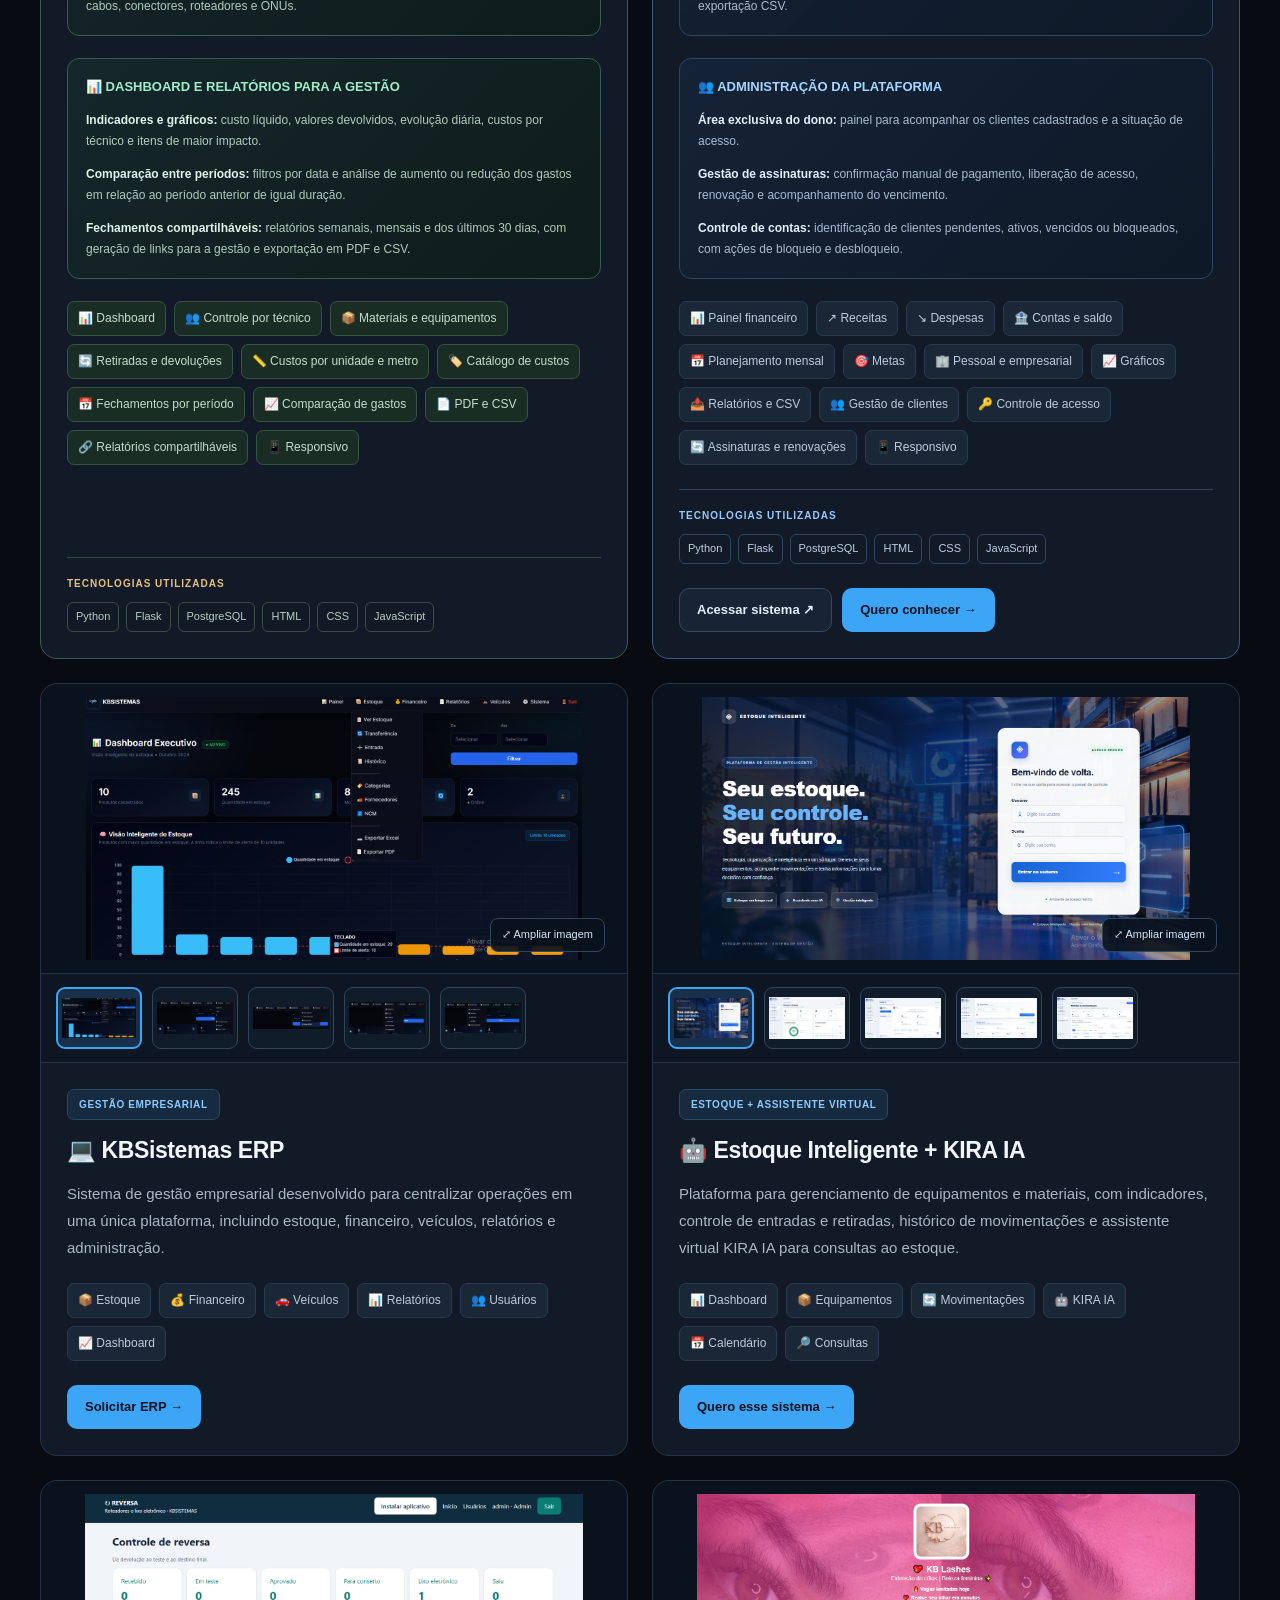
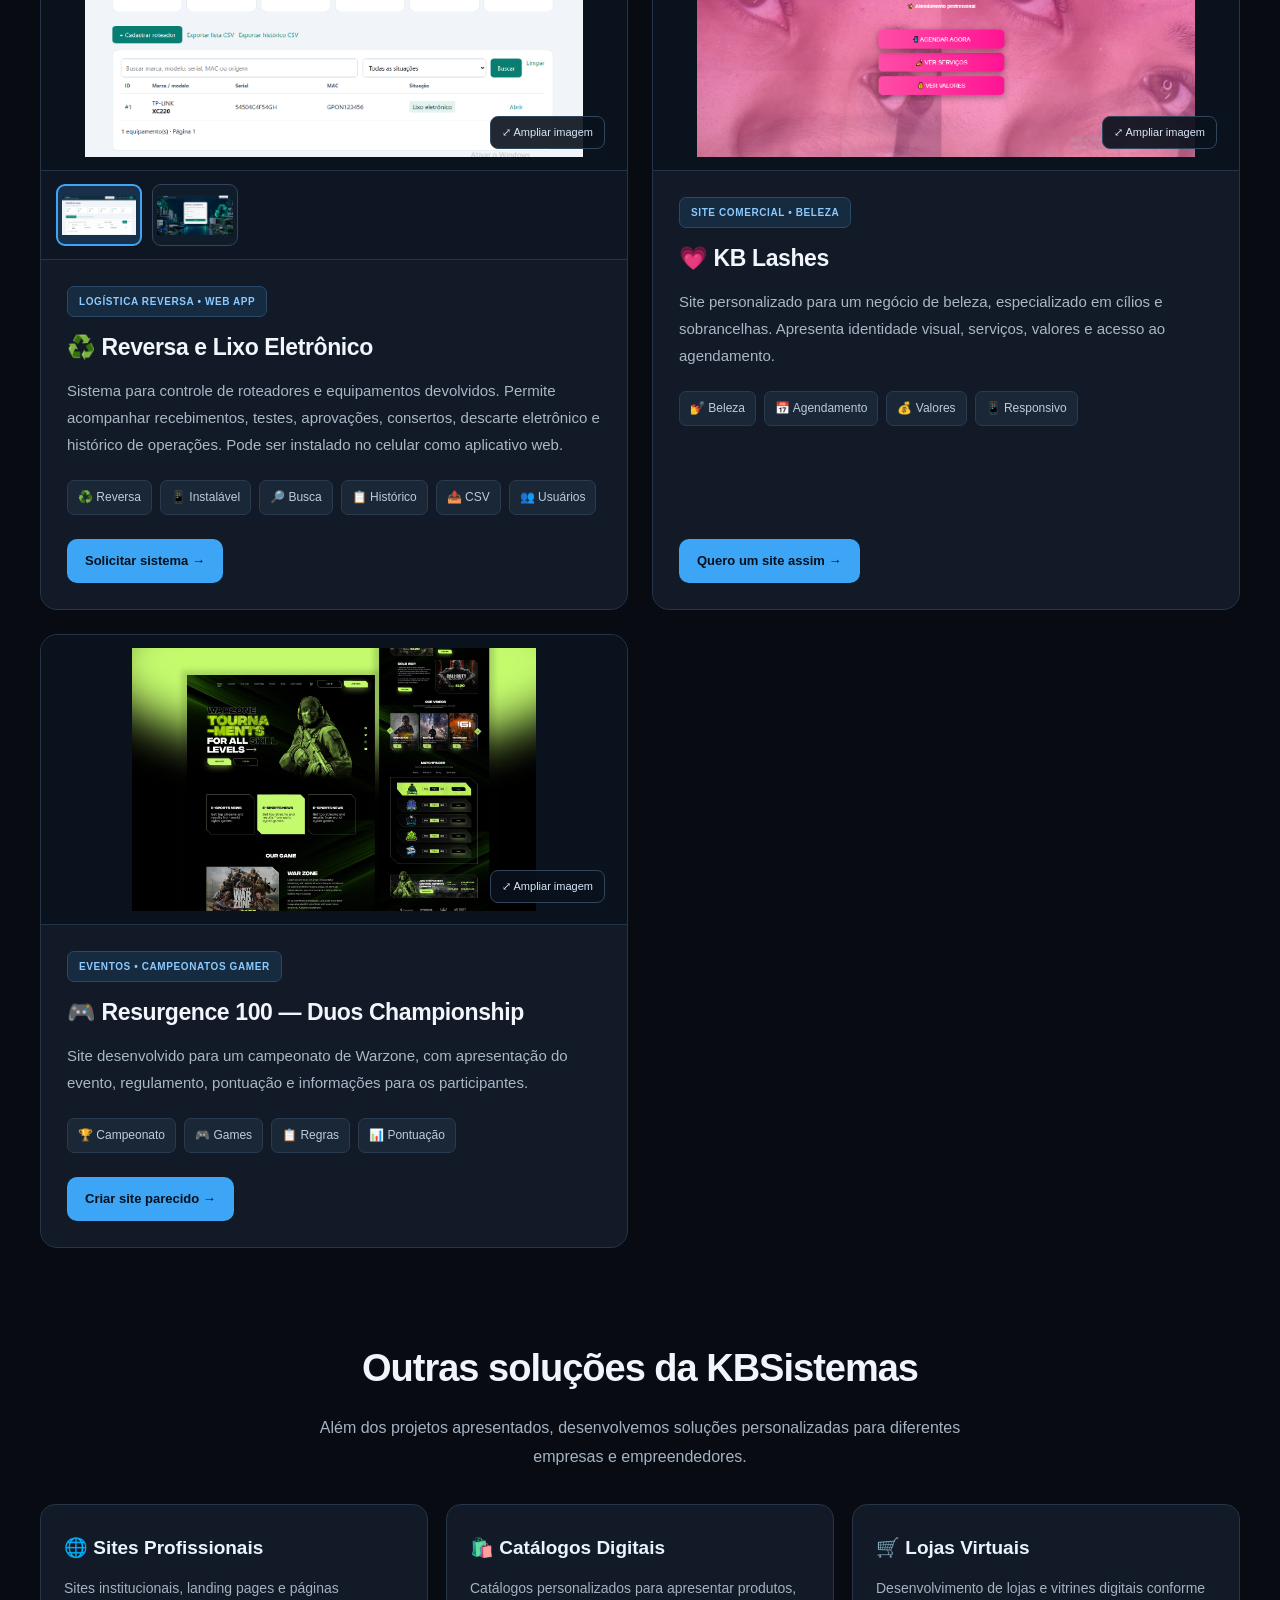
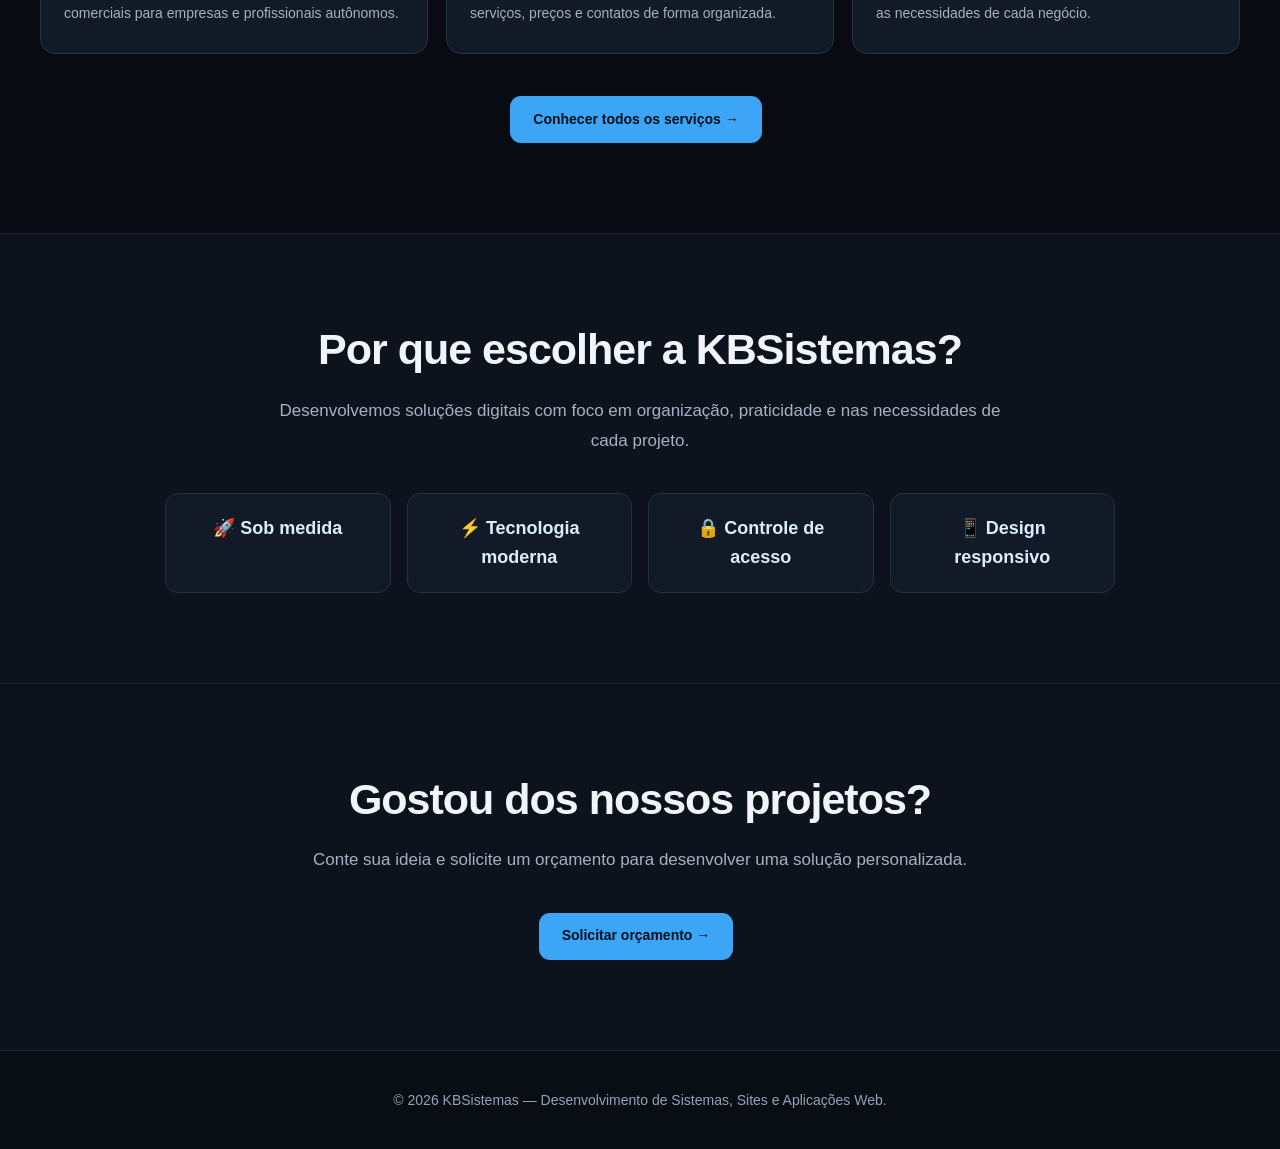
<file: templates/projetos.html>
<!DOCTYPE html>
<html lang="pt-BR">

<head>
<meta charset="UTF-8">
<meta name="viewport" content="width=device-width, initial-scale=1.0">

<meta
    name="description"
    content="Conheça os projetos desenvolvidos pela KBSistemas: relatórios de almoxarifado, Finance, ERP, Estoque Inteligente com KIRA IA, logística reversa e sites profissionais."
>

<title>Portfólio de Projetos | KBSistemas</title>

<link rel="stylesheet" href="/static/css/style.css">

<style>
/* CABEÇALHO */

.portfolio-hero {
    padding: 85px 22px 65px;
    text-align: center;
    background:
        radial-gradient(
            ellipse at 50% 0%,
            rgba(40, 113, 190, .14),
            transparent 60%
        ),
        #080c12;
    border-bottom: 1px solid #1d2938;
}

.portfolio-etiqueta {
    display: inline-block;
    margin-bottom: 17px;
    padding: 7px 13px;
    background: #122235;
    border: 1px solid #284461;
    border-radius: 8px;
    color: #8ac9ff;
    font-size: 12px;
    font-weight: 700;
    letter-spacing: 1px;
}

.portfolio-hero h1 {
    max-width: 850px;
    margin: 0 auto 20px;
    color: #f2f6fc;
    font-size: clamp(36px, 5vw, 58px);
    line-height: 1.15;
    letter-spacing: -1.8px;
}

.portfolio-hero h1 span {
    color: #3ca5f5;
}

.portfolio-hero p {
    max-width: 730px;
    margin: auto;
    color: #a5b2c3;
    font-size: 17px;
    line-height: 1.8;
}

/* CONTEÚDO */

.portfolio {
    box-sizing: border-box;
    width: 100%;
    max-width: 1250px;
    margin: 0 auto;
    padding: 70px 25px 90px;
}

.portfolio-intro {
    margin-bottom: 38px;
    text-align: center;
}

.portfolio-intro h2 {
    margin-bottom: 13px;
    font-size: clamp(28px, 3.5vw, 39px);
    color: #f1f5fb;
    letter-spacing: -1px;
}

.portfolio-intro p {
    max-width: 720px;
    margin: auto;
    color: #a5b2c3;
    font-size: 16px;
    line-height: 1.8;
}

.portfolio-grid {
    display: grid;
    grid-template-columns: repeat(2, minmax(0, 1fr));
    align-items: stretch;
    gap: 24px;
}

/* CARDS */

.projeto-card {
    display: flex;
    flex-direction: column;
    min-width: 0;
    overflow: hidden;
    background: #111a26;
    color: #f1f5fb;
    border: 1px solid #263447;
    border-radius: 17px;
    box-shadow: none;
    transition: transform .22s, border-color .22s;
}

.projeto-card:hover {
    transform: translateY(-4px);
    border-color: #3c668c;
    box-shadow: none;
}

/* IMAGENS */

.projeto-imagem {
    box-sizing: border-box;
    position: relative;
    display: flex;
    flex-shrink: 0;
    align-items: center;
    justify-content: center;
    width: 100%;
    height: 290px;
    padding: 13px;
    overflow: hidden;
    background: #0a121d;
    border-bottom: 1px solid #243448;
}

.projeto-imagem img {
    display: block;
    width: 100%;
    height: 100%;
    max-width: 100%;
    object-fit: contain;
    object-position: center;
    border-radius: 9px;
    cursor: zoom-in;
    transition: transform .25s;
}

.projeto-imagem img:hover {
    transform: scale(1.015);
}

.projeto-imagem img:focus-visible {
    outline: 3px solid #75bbf4;
    outline-offset: -3px;
}

.projeto-ampliar {
    position: absolute;
    right: 22px;
    bottom: 21px;
    padding: 7px 11px;
    border: 1px solid #31465d;
    border-radius: 8px;
    background: rgba(9, 17, 28, .9);
    color: #d7e8f8;
    font-size: 11px;
    pointer-events: none;
}

/* MINIATURAS */

.projeto-fotos {
    display: flex;
    flex-shrink: 0;
    gap: 10px;
    padding: 13px 15px;
    overflow-x: auto;
    background: #0d1622;
    border-bottom: 1px solid #263447;
    scrollbar-width: thin;
    scrollbar-color: #3d536b #0d1622;
}

.projeto-fotos button {
    flex: 0 0 86px;
    width: 86px;
    height: 62px;
    margin: 0;
    padding: 4px;
    overflow: hidden;
    border: 1px solid #34445a;
    border-radius: 9px;
    background: #111c2b;
    cursor: pointer;
    transition: border-color .2s;
}

.projeto-fotos button:hover {
    border-color: #75bbf4;
}

.projeto-fotos button.ativo {
    border: 2px solid #3ca5f5;
    background: #19304a;
}

.projeto-fotos img {
    display: block;
    width: 100%;
    height: 100%;
    object-fit: contain;
    object-position: center;
    border-radius: 5px;
}

/* TEXTOS */

.projeto-corpo {
    display: flex;
    flex-direction: column;
    flex: 1;
    padding: 26px;
}

.projeto-tag {
    align-self: flex-start;
    display: inline-block;
    max-width: 100%;
    margin-bottom: 16px;
    padding: 7px 11px;
    background: #162b40;
    border: 1px solid #2a4967;
    border-radius: 7px;
    color: #8bcaff;
    font-size: 10px;
    font-weight: 700;
    letter-spacing: .6px;
    line-height: 1.5;
}

.projeto-corpo h3 {
    margin: 0 0 14px;
    color: #f2f6fc;
    font-size: 23px;
    line-height: 1.3;
    letter-spacing: -.4px;
}

.projeto-corpo p {
    margin-bottom: 22px;
    color: #aab7c7;
    font-size: 15px;
    line-height: 1.8;
}

.projeto-recursos {
    display: flex;
    flex-wrap: wrap;
    gap: 8px;
    margin-bottom: 24px;
}

.projeto-recursos span {
    padding: 7px 10px;
    background: #1a2737;
    border: 1px solid #2a3b50;
    border-radius: 7px;
    color: #bdccdc;
    font-size: 12px;
    font-weight: 500;
}

/* BOTÕES */

.projeto-botoes {
    display: flex;
    flex-wrap: wrap;
    gap: 10px;
    margin-top: auto;
}

.projeto-botoes a {
    display: inline-flex;
    align-items: center;
    justify-content: center;
    min-height: 44px;
    margin: 0;
    padding: 11px 17px;
    border: 1px solid transparent;
    border-radius: 10px;
    font-size: 13px;
    font-weight: 700;
    line-height: 1.4;
    text-decoration: none;
    transition: background .2s, transform .2s;
}

.projeto-botoes a:hover {
    transform: translateY(-2px);
}

.btn-projeto {
    background: #3ca5f5;
    color: #07111d !important;
}

.btn-projeto:hover {
    background: #79c6ff;
}

.btn-secundario {
    background: #182435;
    color: #e1edf9 !important;
    border-color: #34485e !important;
}

.btn-secundario:hover {
    background: #22354b;
}

/* TECNOLOGIAS */

.projeto-tecnologias {
    margin-top: auto;
    padding-top: 18px;
    border-top: 1px solid #304b3d;
}

.projeto-tecnologias strong {
    display: block;
    margin-bottom: 10px;
    color: #e6c181;
    font-size: 10px;
    letter-spacing: 1px;
}

.projeto-tecnologias-lista {
    display: flex;
    flex-wrap: wrap;
    gap: 7px;
}

.projeto-tecnologias-lista span {
    padding: 5px 8px;
    border: 1px solid #3b4d42;
    border-radius: 6px;
    color: #b9cebf;
    font-size: 11px;
}

/* ALMOXARIFADO MATRIZ */

.projeto-matriz {
    border-color: #365d4d;
}

.projeto-matriz:hover {
    border-color: #61b38c;
}

.projeto-matriz .projeto-imagem {
    background: #0b1712;
    border-bottom-color: #365d4d;
}

.projeto-matriz .projeto-fotos {
    background: #102019;
    border-bottom-color: #365d4d;
    scrollbar-color: #436851 #102019;
}

.projeto-matriz .projeto-fotos button {
    background: #14271e;
    border-color: #3e624c;
}

.projeto-matriz .projeto-fotos button:hover {
    border-color: #8ce7bd;
}

.projeto-matriz .projeto-fotos button.ativo {
    border-color: #40dfae;
    background: #1b3c2b;
}

.projeto-matriz .projeto-imagem img:focus-visible {
    outline-color: #40dfae;
}

.projeto-matriz .projeto-ampliar {
    background: rgba(11, 27, 19, .94);
    border-color: #416a50;
    color: #c1edcf;
}

.projeto-matriz .projeto-tag {
    background: #1a3528;
    border-color: #3e624c;
    color: #a2edc9;
}

.projeto-matriz .projeto-recursos span {
    background: #192d24;
    border-color: #365342;
    color: #c5ddcc;
}

/* DETALHES DO ALMOXARIFADO */

.matriz-detalhes {
    margin-bottom: 22px;
    padding: 18px;
    border: 1px solid #365d4d;
    border-radius: 12px;
    background:
        linear-gradient(
            135deg,
            rgba(44, 112, 75, .15),
            rgba(12, 28, 20, .65)
        );
}

.matriz-detalhes h4 {
    margin: 0 0 13px;
    color: #a2edc9;
    font-size: 13px;
    font-weight: 700;
    line-height: 1.5;
}

.matriz-lista {
    display: grid;
    gap: 12px;
    margin: 0;
    padding: 0;
    list-style: none;
}

.matriz-lista li {
    color: #b2cabb;
    font-size: 12px;
    line-height: 1.75;
}

.matriz-lista strong {
    color: #e0f3e7;
    font-weight: 600;
}

/* KBSISTEMAS FINANCE */

.projeto-finance {
    border-color: #355b85;
}

.projeto-finance:hover {
    border-color: #68a9ed;
}

.finance-detalhes {
    margin-bottom: 22px;
    padding: 18px;
    border: 1px solid #2c4663;
    border-radius: 12px;
    background:
        linear-gradient(
            135deg,
            rgba(44, 101, 168, .12),
            rgba(12, 23, 39, .65)
        );
}

.finance-detalhes h4 {
    margin: 0 0 13px;
    color: #a6d5ff;
    font-size: 13px;
    font-weight: 700;
    line-height: 1.5;
}

.finance-lista {
    display: grid;
    gap: 12px;
    margin: 0;
    padding: 0;
    list-style: none;
}

.finance-lista li {
    color: #aabbd0;
    font-size: 12px;
    line-height: 1.75;
}

.finance-lista strong {
    color: #e3effc;
    font-weight: 600;
}

.projeto-finance .projeto-tecnologias {
    margin-top: 0;
    margin-bottom: 24px;
    border-top-color: #2c4663;
}

.projeto-finance .projeto-tecnologias strong {
    color: #93caff;
}

.projeto-finance .projeto-tecnologias-lista span {
    border-color: #304762;
    color: #bdcfe5;
}

/* OUTROS SERVIÇOS */

.portfolio-servicos {
    margin-top: 90px;
    text-align: center;
}

.portfolio-servicos h2 {
    margin-bottom: 15px;
    font-size: clamp(28px, 3.5vw, 38px);
    letter-spacing: -1px;
}

.portfolio-servicos > p {
    max-width: 690px;
    margin: 0 auto 32px;
    color: #a5b2c3;
    line-height: 1.8;
}

.servicos-extra {
    display: grid;
    grid-template-columns: repeat(3, minmax(0, 1fr));
    gap: 18px;
}

.servico-extra {
    padding: 28px 23px;
    border: 1px solid #263447;
    border-radius: 15px;
    background: #111a26;
    color: #f1f5fb;
    text-align: left;
}

.servico-extra h3 {
    margin-bottom: 13px;
    font-size: 19px;
    color: #eaf4ff;
}

.servico-extra p {
    color: #a5b2c3;
    font-size: 14px;
    line-height: 1.75;
}

/* VISUALIZADOR */

.visualizador {
    box-sizing: border-box;
    position: fixed;
    inset: 0;
    z-index: 9999;
    display: none;
    align-items: center;
    justify-content: center;
    padding: 75px 70px;
    background: rgba(3, 7, 14, .97);
}

.visualizador.aberto {
    display: flex;
}

.visualizador img {
    display: block;
    max-width: 100%;
    max-height: 85vh;
    width: auto;
    height: auto;
    object-fit: contain;
    border-radius: 8px;
}

.fechar-visualizador,
.navegar-visualizador {
    position: absolute;
    display: flex;
    align-items: center;
    justify-content: center;
    padding: 0;
    background: #172434;
    border: 1px solid #3b4e65;
    border-radius: 10px;
    color: #fff;
    cursor: pointer;
    transition: background .2s;
}

.fechar-visualizador:hover,
.navegar-visualizador:hover {
    background: #284360;
}

.fechar-visualizador {
    top: 18px;
    right: 20px;
    width: 44px;
    height: 44px;
    font-size: 26px;
}

.navegar-visualizador {
    top: 50%;
    transform: translateY(-50%);
    width: 45px;
    height: 55px;
    font-size: 30px;
}

.navegar-anterior {
    left: 14px;
}

.navegar-proximo {
    right: 14px;
}

.visualizador-contador {
    position: absolute;
    bottom: 20px;
    left: 50%;
    transform: translateX(-50%);
    color: #b7c7d8;
    font-size: 13px;
}

/* RESPONSIVIDADE */

@media (max-width: 850px) {
    .portfolio-grid,
    .servicos-extra {
        grid-template-columns: 1fr;
    }

    .portfolio {
        padding: 45px 18px 70px;
    }

    .projeto-imagem {
        height: 260px;
    }

    .portfolio-servicos {
        margin-top: 65px;
    }
}

@media (max-width: 480px) {
    .portfolio-hero {
        padding: 60px 20px 50px;
    }

    .portfolio-hero p {
        font-size: 15px;
    }

    .projeto-imagem {
        height: 210px;
        padding: 9px;
    }

    .projeto-corpo {
        padding: 21px;
    }

    .projeto-corpo h3 {
        font-size: 21px;
    }

    .projeto-fotos {
        gap: 8px;
        padding: 10px;
    }

    .projeto-fotos button {
        flex-basis: 73px;
        width: 73px;
        height: 54px;
    }

    .projeto-botoes a {
        flex: 1 1 auto;
    }

    .finance-detalhes,
    .matriz-detalhes {
        padding: 15px;
    }

    .visualizador {
        padding: 75px 12px;
    }

    .navegar-visualizador {
        top: auto;
        bottom: 20px;
        transform: none;
        width: 44px;
        height: 44px;
    }

    .navegar-anterior {
        left: 20px;
    }

    .navegar-proximo {
        right: 20px;
    }

    .visualizador-contador {
        bottom: 32px;
    }
}

@media (prefers-reduced-motion: reduce) {
    .projeto-card,
    .projeto-imagem img,
    .projeto-botoes a {
        transition: none;
    }
}
</style>
</head>

<body>

<header>
    <div class="logo">
        <h1>KB<span>Sistemas</span></h1>
    </div>

    <nav aria-label="Menu principal">
        <a href="/">Início</a>
        <a href="/sobre">Sobre</a>
        <a href="/servicos">Serviços</a>
        <a href="/projetos" aria-current="page">Portfólio</a>
        <a href="/planos">Soluções</a>
        <a href="/contato">Contato</a>
    </nav>
</header>

<main>

<section class="portfolio-hero">
    <span class="portfolio-etiqueta">
        ✦ PORTFÓLIO KBSISTEMAS
    </span>

    <h1>
        Projetos que transformam
        <span>ideias em soluções.</span>
    </h1>

    <p>
        Conheça nossos sistemas empresariais,
        plataformas digitais e sites personalizados.
        Explore cada projeto e confira suas
        funcionalidades.
    </p>
</section>

<section class="portfolio">

    <div class="portfolio-intro">
        <h2>Nossos projetos</h2>

        <p>
            Sistemas, sites e aplicações desenvolvidos
            com foco em organização, praticidade
            e experiência do usuário.
        </p>
    </div>

    <div class="portfolio-grid">

        <!-- ALMOXARIFADO MATRIZ -->

        <article
            class="projeto-card projeto-matriz"
            id="almoxarifado-matriz"
        >

            <div class="projeto-imagem">
                <img
                    src="/static/img/projetos/matriz-1.png"
                    alt="Dashboard do Relatório de Gastos Almoxarifado Matriz"
                    loading="lazy"
                    onclick="abrirImagem(this)"
                >

                <span class="projeto-ampliar">
                    ⤢ Ampliar imagem
                </span>
            </div>

            <div class="projeto-fotos">

                <button
                    class="ativo"
                    type="button"
                    onclick="trocarFoto(this, '/static/img/projetos/matriz-1.png')"
                    aria-label="Ver dashboard do Almoxarifado Matriz"
                >
                    <img
                        src="/static/img/projetos/matriz-1.png"
                        alt="Dashboard do Relatório de Gastos Almoxarifado Matriz"
                        loading="lazy"
                    >
                </button>

                <button
                    type="button"
                    onclick="trocarFoto(this, '/static/img/projetos/matriz-2.png')"
                    aria-label="Ver geração de links dos relatórios"
                >
                    <img
                        src="/static/img/projetos/matriz-2.png"
                        alt="Geração de relatórios semanais, mensais e dos últimos 30 dias"
                        loading="lazy"
                    >
                </button>

                <button
                    type="button"
                    onclick="trocarFoto(this, '/static/img/projetos/matriz-3.png')"
                    aria-label="Ver registro de movimentação"
                >
                    <img
                        src="/static/img/projetos/matriz-3.png"
                        alt="Registro de retirada ou devolução por técnico"
                        loading="lazy"
                    >
                </button>

                <button
                    type="button"
                    onclick="trocarFoto(this, '/static/img/projetos/matriz-4.png')"
                    aria-label="Ver tela de login do Almoxarifado Matriz"
                >
                    <img
                        src="/static/img/projetos/matriz-4.png"
                        alt="Tela de login do Almoxarifado Matriz"
                        loading="lazy"
                    >
                </button>

            </div>

            <div class="projeto-corpo">

                <span class="projeto-tag">
                    TELECOMUNICAÇÕES • CONTROLE DE GASTOS
                </span>

                <h3>
                    📊 Relatório de Gastos — Almoxarifado Matriz
                </h3>

                <p>
                    Sistema desenvolvido para apoiar o controle
                    de materiais e equipamentos em uma empresa
                    de telecomunicações. Registra retiradas e
                    devoluções por técnico e apresenta os custos
                    em uma dashboard com gráficos e atualização
                    automática.
                </p>

                <div class="matriz-detalhes">
                    <h4>📦 CONTROLE DE MATERIAIS E EQUIPAMENTOS</h4>

                    <ul class="matriz-lista">
                        <li>
                            <strong>Acompanhamento dos 9 técnicos:</strong>
                            identificação de quem retirou cada item,
                            com data, quantidade e custo
                            das movimentações.
                        </li>

                        <li>
                            <strong>Retiradas e devoluções:</strong>
                            registro de observações e devoluções
                            sem uso vinculadas à retirada original,
                            reduzindo o custo líquido.
                        </li>

                        <li>
                            <strong>Custos por unidade ou metro:</strong>
                            cálculo proporcional para materiais
                            comprados em pacotes, caixas e rolos,
                            conforme o catálogo de referência.
                        </li>

                        <li>
                            <strong>Categorias separadas:</strong>
                            visualização dos valores de materiais
                            e equipamentos, incluindo cabos,
                            conectores, roteadores e ONUs.
                        </li>
                    </ul>
                </div>

                <div class="matriz-detalhes">
                    <h4>📊 DASHBOARD E RELATÓRIOS PARA A GESTÃO</h4>

                    <ul class="matriz-lista">
                        <li>
                            <strong>Indicadores e gráficos:</strong>
                            custo líquido, valores devolvidos,
                            evolução diária, custos por técnico
                            e itens de maior impacto.
                        </li>

                        <li>
                            <strong>Comparação entre períodos:</strong>
                            filtros por data e análise de aumento
                            ou redução dos gastos em relação
                            ao período anterior de igual duração.
                        </li>

                        <li>
                            <strong>Fechamentos compartilháveis:</strong>
                            relatórios semanais, mensais e dos
                            últimos 30 dias, com geração de links
                            para a gestão e exportação em PDF e CSV.
                        </li>
                    </ul>
                </div>

                <div class="projeto-recursos">
                    <span>📊 Dashboard</span>
                    <span>👥 Controle por técnico</span>
                    <span>📦 Materiais e equipamentos</span>
                    <span>🔄 Retiradas e devoluções</span>
                    <span>📏 Custos por unidade e metro</span>
                    <span>🏷️ Catálogo de custos</span>
                    <span>📅 Fechamentos por período</span>
                    <span>📈 Comparação de gastos</span>
                    <span>📄 PDF e CSV</span>
                    <span>🔗 Relatórios compartilháveis</span>
                    <span>📱 Responsivo</span>
                </div>

                <div class="projeto-tecnologias">
                    <strong>TECNOLOGIAS UTILIZADAS</strong>

                    <div class="projeto-tecnologias-lista">
                        <span>Python</span>
                        <span>Flask</span>
                        <span>PostgreSQL</span>
                        <span>HTML</span>
                        <span>CSS</span>
                        <span>JavaScript</span>
                    </div>
                </div>

            </div>
        </article>

        <!-- KBSISTEMAS FINANCE -->

        <article
            class="projeto-card projeto-finance"
            id="finance"
        >

            <div class="projeto-imagem">
                <img
                    src="/static/img/projetos/finance-1.png"
                    alt="Visão geral do KBSistemas Finance"
                    loading="lazy"
                    onclick="abrirImagem(this)"
                >

                <span class="projeto-ampliar">
                    ⤢ Ampliar imagem
                </span>
            </div>

            <div class="projeto-fotos">

                <button
                    class="ativo"
                    type="button"
                    onclick="trocarFoto(this, '/static/img/projetos/finance-1.png')"
                    aria-label="Ver visão geral do Finance"
                >
                    <img
                        src="/static/img/projetos/finance-1.png"
                        alt="Visão geral do KBSistemas Finance"
                        loading="lazy"
                    >
                </button>

                <button
                    type="button"
                    onclick="trocarFoto(this, '/static/img/projetos/finance-2.png')"
                    aria-label="Ver contas financeiras"
                >
                    <img
                        src="/static/img/projetos/finance-2.png"
                        alt="Contas financeiras do KBSistemas Finance"
                        loading="lazy"
                    >
                </button>

                <button
                    type="button"
                    onclick="trocarFoto(this, '/static/img/projetos/finance-3.png')"
                    aria-label="Ver relatórios financeiros"
                >
                    <img
                        src="/static/img/projetos/finance-3.png"
                        alt="Relatórios do KBSistemas Finance"
                        loading="lazy"
                    >
                </button>

                <button
                    type="button"
                    onclick="trocarFoto(this, '/static/img/projetos/finance-4.png')"
                    aria-label="Ver administração do Finance"
                >
                    <img
                        src="/static/img/projetos/finance-4.png"
                        alt="Administração do KBSistemas Finance"
                        loading="lazy"
                    >
                </button>

                <button
                    type="button"
                    onclick="trocarFoto(this, '/static/img/projetos/finance-5.png')"
                    aria-label="Ver tela de login do Finance"
                >
                    <img
                        src="/static/img/projetos/finance-5.png"
                        alt="Tela de login do KBSistemas Finance"
                        loading="lazy"
                    >
                </button>

            </div>

            <div class="projeto-corpo">

                <span class="projeto-tag">
                    PLATAFORMA FINANCEIRA • MODELO SAAS
                </span>

                <h3>💰 KBSistemas Finance</h3>

                <p>
                    Plataforma de planejamento e controle
                    financeiro para organizar a vida pessoal
                    e as finanças de empresas em espaços separados.
                    Centraliza receitas, despesas, contas,
                    saldo, metas e planejamento mensal,
                    com gráficos e atualização automática
                    dos indicadores.
                </p>

                <div class="finance-detalhes">
                    <h4>📊 PRINCIPAIS FUNCIONALIDADES</h4>

                    <ul class="finance-lista">
                        <li>
                            <strong>Organização financeira:</strong>
                            registro de receitas e despesas,
                            acompanhamento das contas e
                            visão do saldo.
                        </li>

                        <li>
                            <strong>Espaços separados:</strong>
                            organização das finanças pessoais
                            e empresariais em ambientes distintos.
                        </li>

                        <li>
                            <strong>Planejamento e metas:</strong>
                            acompanhamento dos objetivos
                            financeiros e do planejamento mensal.
                        </li>

                        <li>
                            <strong>Indicadores e relatórios:</strong>
                            gráficos para analisar as finanças,
                            consultas por período e exportação CSV.
                        </li>
                    </ul>
                </div>

                <div class="finance-detalhes">
                    <h4>👥 ADMINISTRAÇÃO DA PLATAFORMA</h4>

                    <ul class="finance-lista">
                        <li>
                            <strong>Área exclusiva do dono:</strong>
                            painel para acompanhar os clientes
                            cadastrados e a situação de acesso.
                        </li>

                        <li>
                            <strong>Gestão de assinaturas:</strong>
                            confirmação manual de pagamento,
                            liberação de acesso, renovação
                            e acompanhamento do vencimento.
                        </li>

                        <li>
                            <strong>Controle de contas:</strong>
                            identificação de clientes pendentes,
                            ativos, vencidos ou bloqueados,
                            com ações de bloqueio e desbloqueio.
                        </li>
                    </ul>
                </div>

                <div class="projeto-recursos">
                    <span>📊 Painel financeiro</span>
                    <span>↗ Receitas</span>
                    <span>↘ Despesas</span>
                    <span>🏦 Contas e saldo</span>
                    <span>📅 Planejamento mensal</span>
                    <span>🎯 Metas</span>
                    <span>🏢 Pessoal e empresarial</span>
                    <span>📈 Gráficos</span>
                    <span>📤 Relatórios e CSV</span>
                    <span>👥 Gestão de clientes</span>
                    <span>🔑 Controle de acesso</span>
                    <span>🔄 Assinaturas e renovações</span>
                    <span>📱 Responsivo</span>
                </div>

                <div class="projeto-tecnologias">
                    <strong>TECNOLOGIAS UTILIZADAS</strong>

                    <div class="projeto-tecnologias-lista">
                        <span>Python</span>
                        <span>Flask</span>
                        <span>PostgreSQL</span>
                        <span>HTML</span>
                        <span>CSS</span>
                        <span>JavaScript</span>
                    </div>
                </div>

                <div class="projeto-botoes">

                    <a
                        class="btn-secundario"
                        href="https://kbsistemas-finance.onrender.com"
                        target="_blank"
                        rel="noopener noreferrer"
                    >
                        Acessar sistema ↗
                    </a>

                    <a
                        class="btn-projeto"
                        href="https://wa.me/5511911524799?text=Ol%C3%A1%21%20Vi%20o%20KBSistemas%20Finance%20no%20portf%C3%B3lio%20e%20quero%20saber%20mais."
                        target="_blank"
                        rel="noopener noreferrer"
                    >
                        Quero conhecer →
                    </a>

                </div>

            </div>
        </article>

        <!-- ERP -->

        <article class="projeto-card">

            <div class="projeto-imagem">
                <img
                    src="/static/img/projetos/erp-1.png"
                    alt="Dashboard do KBSistemas ERP"
                    loading="lazy"
                    onclick="abrirImagem(this)"
                >

                <span class="projeto-ampliar">
                    ⤢ Ampliar imagem
                </span>
            </div>

            <div class="projeto-fotos">

                <button
                    class="ativo"
                    type="button"
                    onclick="trocarFoto(this, '/static/img/projetos/erp-1.png')"
                    aria-label="Ver dashboard ERP"
                >
                    <img
                        src="/static/img/projetos/erp-1.png"
                        alt="Dashboard ERP"
                        loading="lazy"
                    >
                </button>

                <button
                    type="button"
                    onclick="trocarFoto(this, '/static/img/projetos/erp-2.png')"
                    aria-label="Ver administração ERP"
                >
                    <img
                        src="/static/img/projetos/erp-2.png"
                        alt="Administração ERP"
                        loading="lazy"
                    >
                </button>

                <button
                    type="button"
                    onclick="trocarFoto(this, '/static/img/projetos/erp-3.png')"
                    aria-label="Ver módulo de veículos"
                >
                    <img
                        src="/static/img/projetos/erp-3.png"
                        alt="Veículos ERP"
                        loading="lazy"
                    >
                </button>

                <button
                    type="button"
                    onclick="trocarFoto(this, '/static/img/projetos/erp-4.png')"
                    aria-label="Ver relatórios ERP"
                >
                    <img
                        src="/static/img/projetos/erp-4.png"
                        alt="Relatórios ERP"
                        loading="lazy"
                    >
                </button>

                <button
                    type="button"
                    onclick="trocarFoto(this, '/static/img/projetos/erp-5.png')"
                    aria-label="Ver financeiro ERP"
                >
                    <img
                        src="/static/img/projetos/erp-5.png"
                        alt="Financeiro ERP"
                        loading="lazy"
                    >
                </button>

            </div>

            <div class="projeto-corpo">

                <span class="projeto-tag">
                    GESTÃO EMPRESARIAL
                </span>

                <h3>💻 KBSistemas ERP</h3>

                <p>
                    Sistema de gestão empresarial desenvolvido
                    para centralizar operações em uma única
                    plataforma, incluindo estoque, financeiro,
                    veículos, relatórios e administração.
                </p>

                <div class="projeto-recursos">
                    <span>📦 Estoque</span>
                    <span>💰 Financeiro</span>
                    <span>🚗 Veículos</span>
                    <span>📊 Relatórios</span>
                    <span>👥 Usuários</span>
                    <span>📈 Dashboard</span>
                </div>

                <div class="projeto-botoes">
                    <a class="btn-projeto" href="/orcamento">
                        Solicitar ERP →
                    </a>
                </div>

            </div>
        </article>

        <!-- ESTOQUE INTELIGENTE -->

        <article class="projeto-card">

            <div class="projeto-imagem">
                <img
                    src="/static/img/projetos/estoque-1.png"
                    alt="Dashboard do Estoque Inteligente"
                    loading="lazy"
                    onclick="abrirImagem(this)"
                >

                <span class="projeto-ampliar">
                    ⤢ Ampliar imagem
                </span>
            </div>

            <div class="projeto-fotos">

                <button
                    class="ativo"
                    type="button"
                    onclick="trocarFoto(this, '/static/img/projetos/estoque-1.png')"
                    aria-label="Ver dashboard do estoque"
                >
                    <img
                        src="/static/img/projetos/estoque-1.png"
                        alt="Dashboard"
                        loading="lazy"
                    >
                </button>

                <button
                    type="button"
                    onclick="trocarFoto(this, '/static/img/projetos/estoque-2.png')"
                    aria-label="Ver assistente KIRA IA"
                >
                    <img
                        src="/static/img/projetos/estoque-2.png"
                        alt="KIRA IA"
                        loading="lazy"
                    >
                </button>

                <button
                    type="button"
                    onclick="trocarFoto(this, '/static/img/projetos/estoque-3.png')"
                    aria-label="Ver estoque geral"
                >
                    <img
                        src="/static/img/projetos/estoque-3.png"
                        alt="Estoque geral"
                        loading="lazy"
                    >
                </button>

                <button
                    type="button"
                    onclick="trocarFoto(this, '/static/img/projetos/estoque-4.png')"
                    aria-label="Ver histórico de movimentações"
                >
                    <img
                        src="/static/img/projetos/estoque-4.png"
                        alt="Histórico"
                        loading="lazy"
                    >
                </button>

                <button
                    type="button"
                    onclick="trocarFoto(this, '/static/img/projetos/estoque-5.png')"
                    aria-label="Ver outra tela do Estoque Inteligente"
                >
                    <img
                        src="/static/img/projetos/estoque-5.png"
                        alt="Outra tela do estoque"
                        loading="lazy"
                    >
                </button>

            </div>

            <div class="projeto-corpo">

                <span class="projeto-tag">
                    ESTOQUE + ASSISTENTE VIRTUAL
                </span>

                <h3>🤖 Estoque Inteligente + KIRA IA</h3>

                <p>
                    Plataforma para gerenciamento de equipamentos
                    e materiais, com indicadores, controle de
                    entradas e retiradas, histórico de
                    movimentações e assistente virtual
                    KIRA IA para consultas ao estoque.
                </p>

                <div class="projeto-recursos">
                    <span>📊 Dashboard</span>
                    <span>📦 Equipamentos</span>
                    <span>🔄 Movimentações</span>
                    <span>🤖 KIRA IA</span>
                    <span>📅 Calendário</span>
                    <span>🔎 Consultas</span>
                </div>

                <div class="projeto-botoes">
                    <a class="btn-projeto" href="/orcamento">
                        Quero esse sistema →
                    </a>
                </div>

            </div>
        </article>

        <!-- REVERSA -->

        <article class="projeto-card">

            <div class="projeto-imagem">
                <img
                    src="/static/img/projetos/reversa-1.png"
                    alt="Painel de controle da logística reversa"
                    loading="lazy"
                    onclick="abrirImagem(this)"
                >

                <span class="projeto-ampliar">
                    ⤢ Ampliar imagem
                </span>
            </div>

            <div class="projeto-fotos">

                <button
                    class="ativo"
                    type="button"
                    onclick="trocarFoto(this, '/static/img/projetos/reversa-1.png')"
                    aria-label="Ver painel da reversa"
                >
                    <img
                        src="/static/img/projetos/reversa-1.png"
                        alt="Painel da reversa"
                        loading="lazy"
                    >
                </button>

                <button
                    type="button"
                    onclick="trocarFoto(this, '/static/img/projetos/reversa-2.png')"
                    aria-label="Ver tela de acesso"
                >
                    <img
                        src="/static/img/projetos/reversa-2.png"
                        alt="Tela de acesso"
                        loading="lazy"
                    >
                </button>

            </div>

            <div class="projeto-corpo">

                <span class="projeto-tag">
                    LOGÍSTICA REVERSA • WEB APP
                </span>

                <h3>♻️ Reversa e Lixo Eletrônico</h3>

                <p>
                    Sistema para controle de roteadores e
                    equipamentos devolvidos. Permite acompanhar
                    recebimentos, testes, aprovações, consertos,
                    descarte eletrônico e histórico de operações.
                    Pode ser instalado no celular como aplicativo web.
                </p>

                <div class="projeto-recursos">
                    <span>♻️ Reversa</span>
                    <span>📱 Instalável</span>
                    <span>🔎 Busca</span>
                    <span>📋 Histórico</span>
                    <span>📤 CSV</span>
                    <span>👥 Usuários</span>
                </div>

                <div class="projeto-botoes">
                    <a class="btn-projeto" href="/orcamento">
                        Solicitar sistema →
                    </a>
                </div>

            </div>
        </article>

        <!-- KB LASHES -->

        <article class="projeto-card">

            <div class="projeto-imagem">
                <img
                    src="/static/img/projetos/lashes-1.png"
                    alt="Site KB Lashes de cílios e sobrancelhas"
                    loading="lazy"
                    onclick="abrirImagem(this)"
                >

                <span class="projeto-ampliar">
                    ⤢ Ampliar imagem
                </span>
            </div>

            <div class="projeto-corpo">

                <span class="projeto-tag">
                    SITE COMERCIAL • BELEZA
                </span>

                <h3>💗 KB Lashes</h3>

                <p>
                    Site personalizado para um negócio de
                    beleza, especializado em cílios e
                    sobrancelhas. Apresenta identidade visual,
                    serviços, valores e acesso ao agendamento.
                </p>

                <div class="projeto-recursos">
                    <span>💅 Beleza</span>
                    <span>📅 Agendamento</span>
                    <span>💰 Valores</span>
                    <span>📱 Responsivo</span>
                </div>

                <div class="projeto-botoes">
                    <a class="btn-projeto" href="/orcamento">
                        Quero um site assim →
                    </a>
                </div>

            </div>
        </article>

        <!-- WARZONE — SEM LINK DE ACESSO AO PROJETO -->

        <article class="projeto-card">

            <div class="projeto-imagem">
                <img
                    src="/static/img/projetos/warzone-1.png"
                    alt="Site Resurgence 100 Duos Championship"
                    loading="lazy"
                    onclick="abrirImagem(this)"
                >

                <span class="projeto-ampliar">
                    ⤢ Ampliar imagem
                </span>
            </div>

            <div class="projeto-corpo">

                <span class="projeto-tag">
                    EVENTOS • CAMPEONATOS GAMER
                </span>

                <h3>🎮 Resurgence 100 — Duos Championship</h3>

                <p>
                    Site desenvolvido para um campeonato
                    de Warzone, com apresentação do evento,
                    regulamento, pontuação e informações
                    para os participantes.
                </p>

                <div class="projeto-recursos">
                    <span>🏆 Campeonato</span>
                    <span>🎮 Games</span>
                    <span>📋 Regras</span>
                    <span>📊 Pontuação</span>
                </div>

                <div class="projeto-botoes">
                    <a class="btn-projeto" href="/orcamento">
                        Criar site parecido →
                    </a>
                </div>

            </div>
        </article>

    </div>

    <!-- OUTROS SERVIÇOS -->

    <section class="portfolio-servicos">
        <h2>Outras soluções da KBSistemas</h2>

        <p>
            Além dos projetos apresentados, desenvolvemos
            soluções personalizadas para diferentes
            empresas e empreendedores.
        </p>

        <div class="servicos-extra">

            <article class="servico-extra">
                <h3>🌐 Sites Profissionais</h3>

                <p>
                    Sites institucionais, landing pages
                    e páginas comerciais para empresas
                    e profissionais autônomos.
                </p>
            </article>

            <article class="servico-extra">
                <h3>🛍️ Catálogos Digitais</h3>

                <p>
                    Catálogos personalizados para
                    apresentar produtos, serviços,
                    preços e contatos de forma organizada.
                </p>
            </article>

            <article class="servico-extra">
                <h3>🛒 Lojas Virtuais</h3>

                <p>
                    Desenvolvimento de lojas e
                    vitrines digitais conforme
                    as necessidades de cada negócio.
                </p>
            </article>

        </div>

        <div style="margin-top: 30px;">
            <a href="/servicos" class="botao">
                Conhecer todos os serviços →
            </a>
        </div>
    </section>

</section>

<section class="destaque">
    <h1>Por que escolher a KBSistemas?</h1>

    <p>
        Desenvolvemos soluções digitais com foco
        em organização, praticidade e nas
        necessidades de cada projeto.
    </p>

    <div class="frases">
        <h2>🚀 Sob medida</h2>
        <h2>⚡ Tecnologia moderna</h2>
        <h2>🔒 Controle de acesso</h2>
        <h2>📱 Design responsivo</h2>
    </div>
</section>

<section class="contato-home">
    <h1>Gostou dos nossos projetos?</h1>

    <p>
        Conte sua ideia e solicite um orçamento
        para desenvolver uma solução personalizada.
    </p>

    <a href="/orcamento" class="botao">
        Solicitar orçamento →
    </a>
</section>

</main>

<a
    href="https://wa.me/5511911524799?text=Ol%C3%A1%2C%20gostaria%20de%20solicitar%20um%20or%C3%A7amento"
    class="whatsapp"
    target="_blank"
    rel="noopener noreferrer"
    aria-label="Entrar em contato pelo WhatsApp"
>
    ☎
</a>

<footer>
    <p>
        © 2026 KBSistemas — Desenvolvimento de
        Sistemas, Sites e Aplicações Web.
    </p>
</footer>

<!-- VISUALIZADOR -->

<div
    class="visualizador"
    id="visualizador"
    role="dialog"
    aria-modal="true"
    aria-label="Visualização ampliada de imagens"
    aria-hidden="true"
    tabindex="-1"
>

    <button
        class="fechar-visualizador"
        type="button"
        onclick="fecharImagem()"
        aria-label="Fechar imagem"
    >
        ×
    </button>

    <button
        class="navegar-visualizador navegar-anterior"
        type="button"
        onclick="navegarImagem(-1)"
        aria-label="Imagem anterior"
    >
        ‹
    </button>

    <img id="imagem-ampliada" alt="">

    <button
        class="navegar-visualizador navegar-proximo"
        type="button"
        onclick="navegarImagem(1)"
        aria-label="Próxima imagem"
    >
        ›
    </button>

    <span
        class="visualizador-contador"
        id="contador-imagens"
        aria-live="polite"
    >
        1 / 1
    </span>

</div>

<script>
"use strict";

function trocarFoto(botao, caminho) {
    const card = botao.closest(".projeto-card");
    const principal = card.querySelector(".projeto-imagem img");
    const miniatura = botao.querySelector("img");

    principal.src = caminho;
    principal.alt = miniatura.alt;

    principal.setAttribute(
        "aria-label",
        "Ampliar: " + miniatura.alt
    );

    card.querySelectorAll(".projeto-fotos button")
        .forEach(function(item) {
            item.classList.remove("ativo");
            item.setAttribute("aria-pressed", "false");
        });

    botao.classList.add("ativo");
    botao.setAttribute("aria-pressed", "true");
}

let imagensAtuais = [];
let indiceAtual = 0;
let elementoAnterior = null;
let overflowAnterior = "";

function abrirImagem(imagemClicada) {
    const card = imagemClicada.closest(".projeto-card");

    const miniaturas = Array.from(
        card.querySelectorAll(".projeto-fotos img")
    );

    if (miniaturas.length > 0) {
        imagensAtuais = miniaturas.map(function(img) {
            return {
                src: img.src,
                alt: img.alt
            };
        });

        indiceAtual = imagensAtuais.findIndex(function(item) {
            return item.src === imagemClicada.src;
        });

        if (indiceAtual < 0) {
            indiceAtual = 0;
        }

    } else {
        imagensAtuais = [{
            src: imagemClicada.src,
            alt: imagemClicada.alt
        }];

        indiceAtual = 0;
    }

    elementoAnterior = document.activeElement;
    overflowAnterior = document.body.style.overflow;

    const visualizador = document.getElementById("visualizador");

    visualizador.classList.add("aberto");
    visualizador.setAttribute("aria-hidden", "false");

    document.body.style.overflow = "hidden";

    atualizarVisualizador();

    document.querySelector(".fechar-visualizador").focus();
}

function atualizarVisualizador() {
    const imagem = imagensAtuais[indiceAtual];

    if (!imagem) {
        return;
    }

    const ampliada = document.getElementById("imagem-ampliada");

    ampliada.src = imagem.src;
    ampliada.alt = imagem.alt || "Imagem do projeto";

    document.getElementById("contador-imagens").textContent =
        (indiceAtual + 1) + " / " + imagensAtuais.length;

    const mostrarNavegacao = imagensAtuais.length > 1;

    document.querySelector(".navegar-anterior").style.display =
        mostrarNavegacao ? "flex" : "none";

    document.querySelector(".navegar-proximo").style.display =
        mostrarNavegacao ? "flex" : "none";
}

function navegarImagem(direcao) {
    if (imagensAtuais.length === 0) {
        return;
    }

    indiceAtual = (
        indiceAtual + direcao + imagensAtuais.length
    ) % imagensAtuais.length;

    atualizarVisualizador();
}

function fecharImagem() {
    const visualizador = document.getElementById("visualizador");

    visualizador.classList.remove("aberto");
    visualizador.setAttribute("aria-hidden", "true");

    document.getElementById("imagem-ampliada")
        .removeAttribute("src");

    document.body.style.overflow = overflowAnterior;

    if (
        elementoAnterior
        && typeof elementoAnterior.focus === "function"
    ) {
        elementoAnterior.focus();
    }
}

document.querySelectorAll(".projeto-imagem img")
    .forEach(function(imagem) {
        imagem.tabIndex = 0;
        imagem.setAttribute("role", "button");

        imagem.setAttribute(
            "aria-label",
            "Ampliar: " + imagem.alt
        );

        imagem.addEventListener("keydown", function(evento) {
            if (evento.key === "Enter" || evento.key === " ") {
                evento.preventDefault();
                abrirImagem(imagem);
            }
        });
    });

document.querySelectorAll(".projeto-fotos button")
    .forEach(function(botao) {
        botao.setAttribute(
            "aria-pressed",
            botao.classList.contains("ativo") ? "true" : "false"
        );
    });

document.getElementById("visualizador")
    .addEventListener("click", function(evento) {
        if (evento.target === this) {
            fecharImagem();
        }
    });

document.addEventListener("keydown", function(evento) {
    const visualizador = document.getElementById("visualizador");

    if (!visualizador.classList.contains("aberto")) {
        return;
    }

    if (evento.key === "Escape") {
        fecharImagem();
    }

    if (evento.key === "ArrowRight") {
        evento.preventDefault();
        navegarImagem(1);
    }

    if (evento.key === "ArrowLeft") {
        evento.preventDefault();
        navegarImagem(-1);
    }

    if (evento.key === "Tab") {
        const botoes = Array.from(
            visualizador.querySelectorAll("button")
        ).filter(function(botao) {
            return botao.style.display !== "none";
        });

        const primeiro = botoes[0];
        const ultimo = botoes[botoes.length - 1];

        if (
            evento.shiftKey
            && document.activeElement === primeiro
        ) {
            evento.preventDefault();
            ultimo.focus();

        } else if (
            !evento.shiftKey
            && document.activeElement === ultimo
        ) {
            evento.preventDefault();
            primeiro.focus();
        }
    }
});
</script>

</body>
</html>
</file>
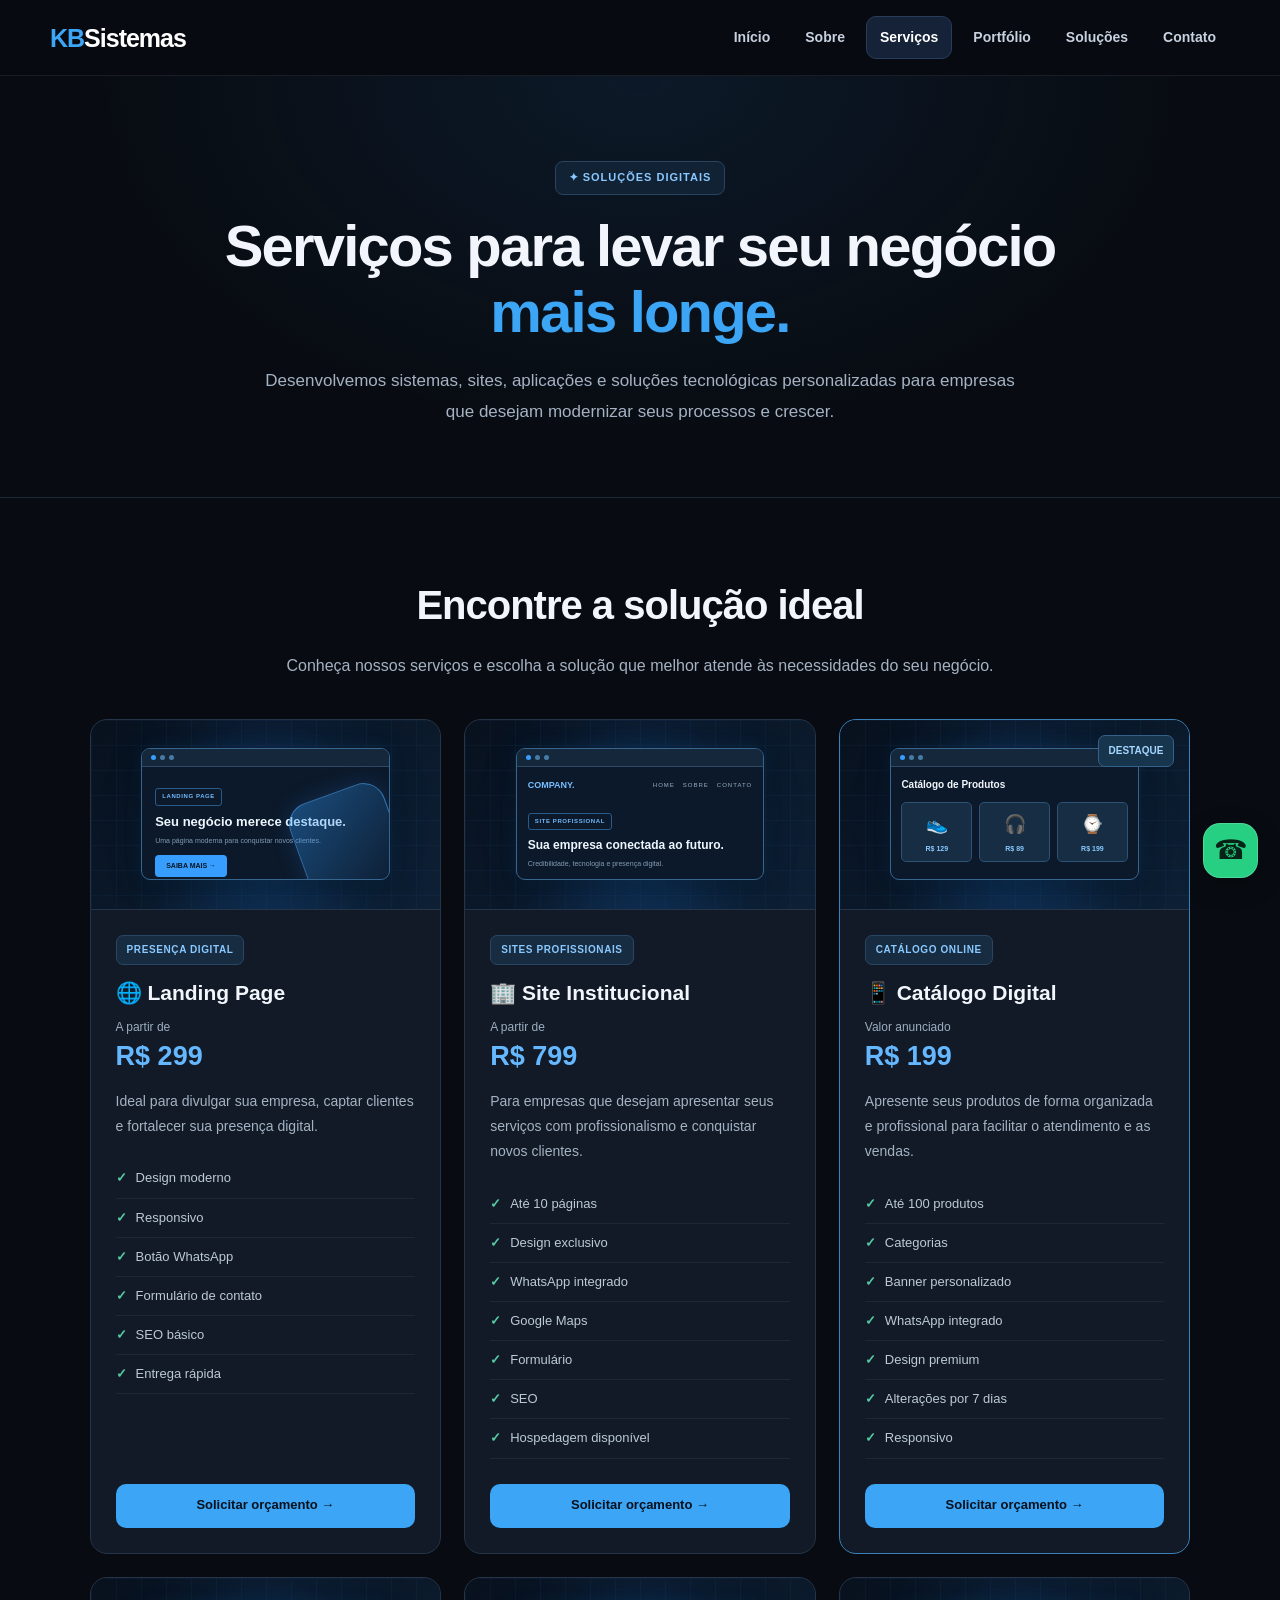
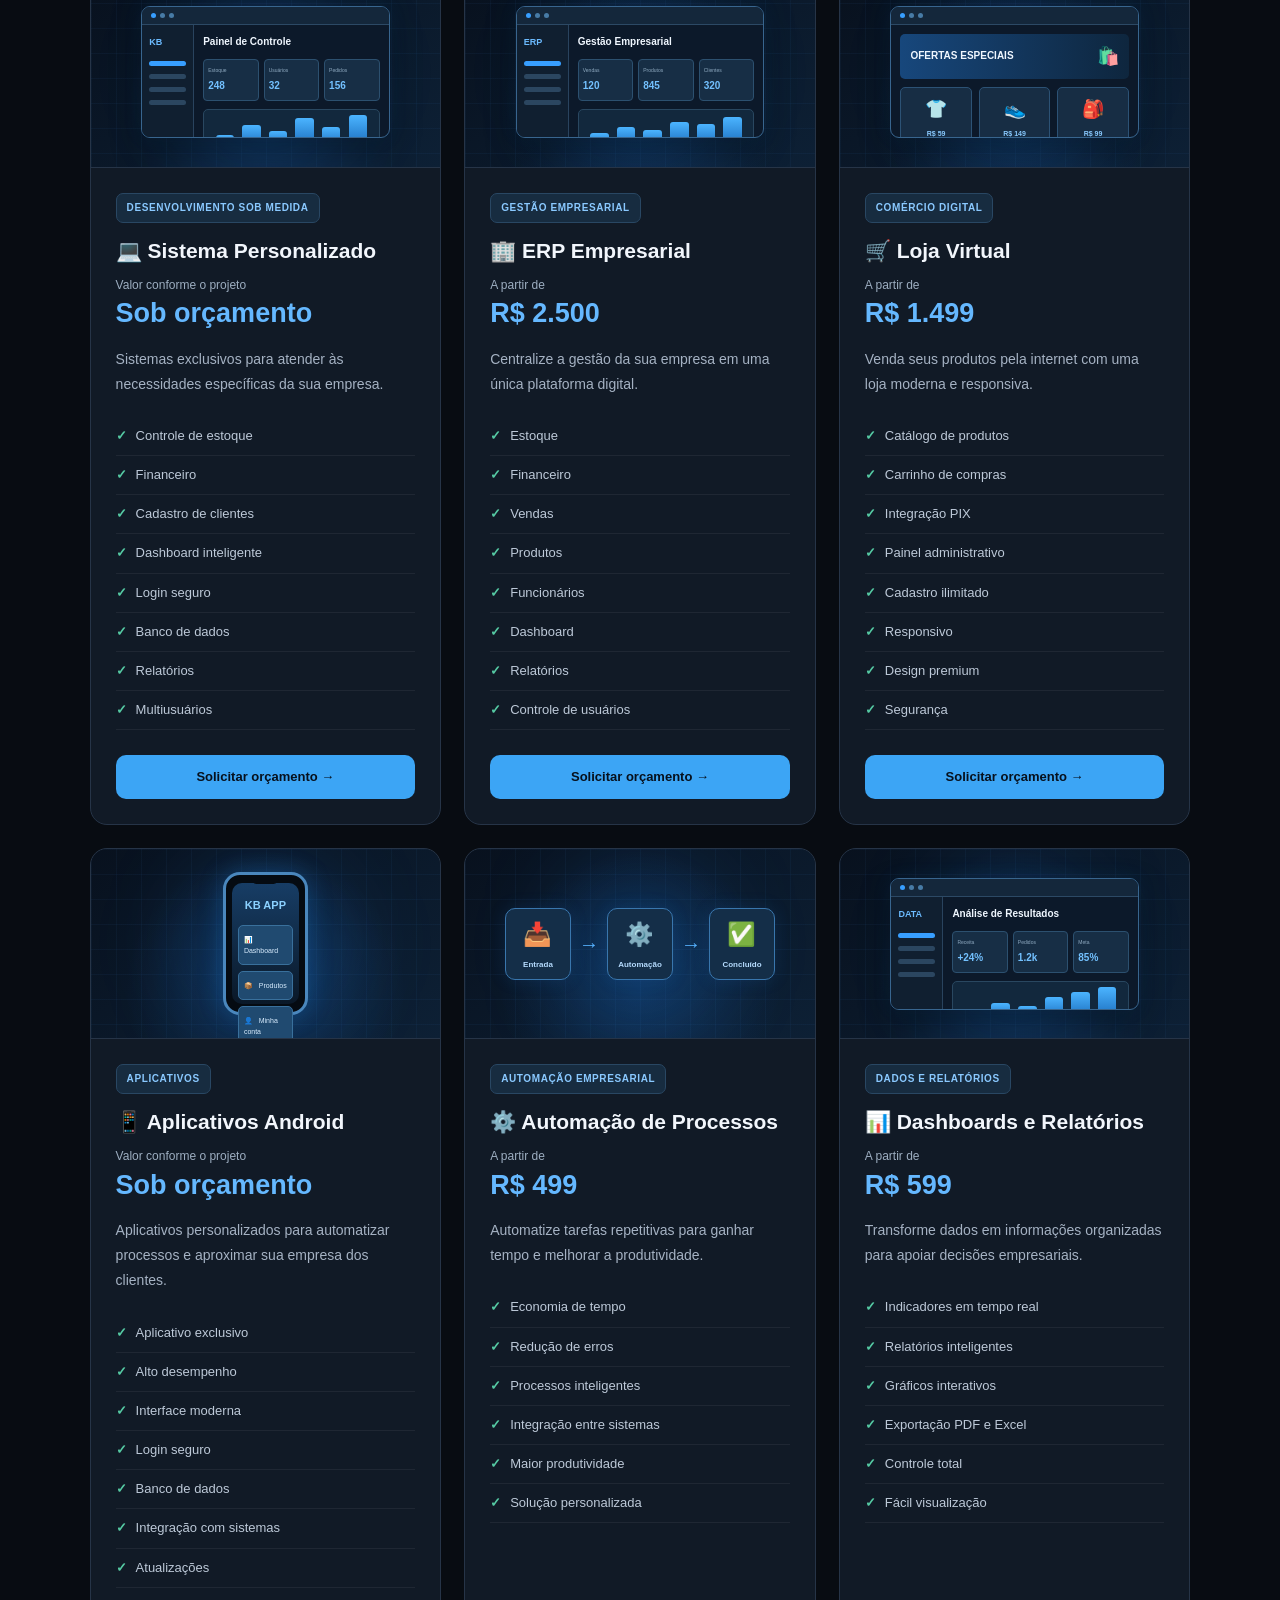
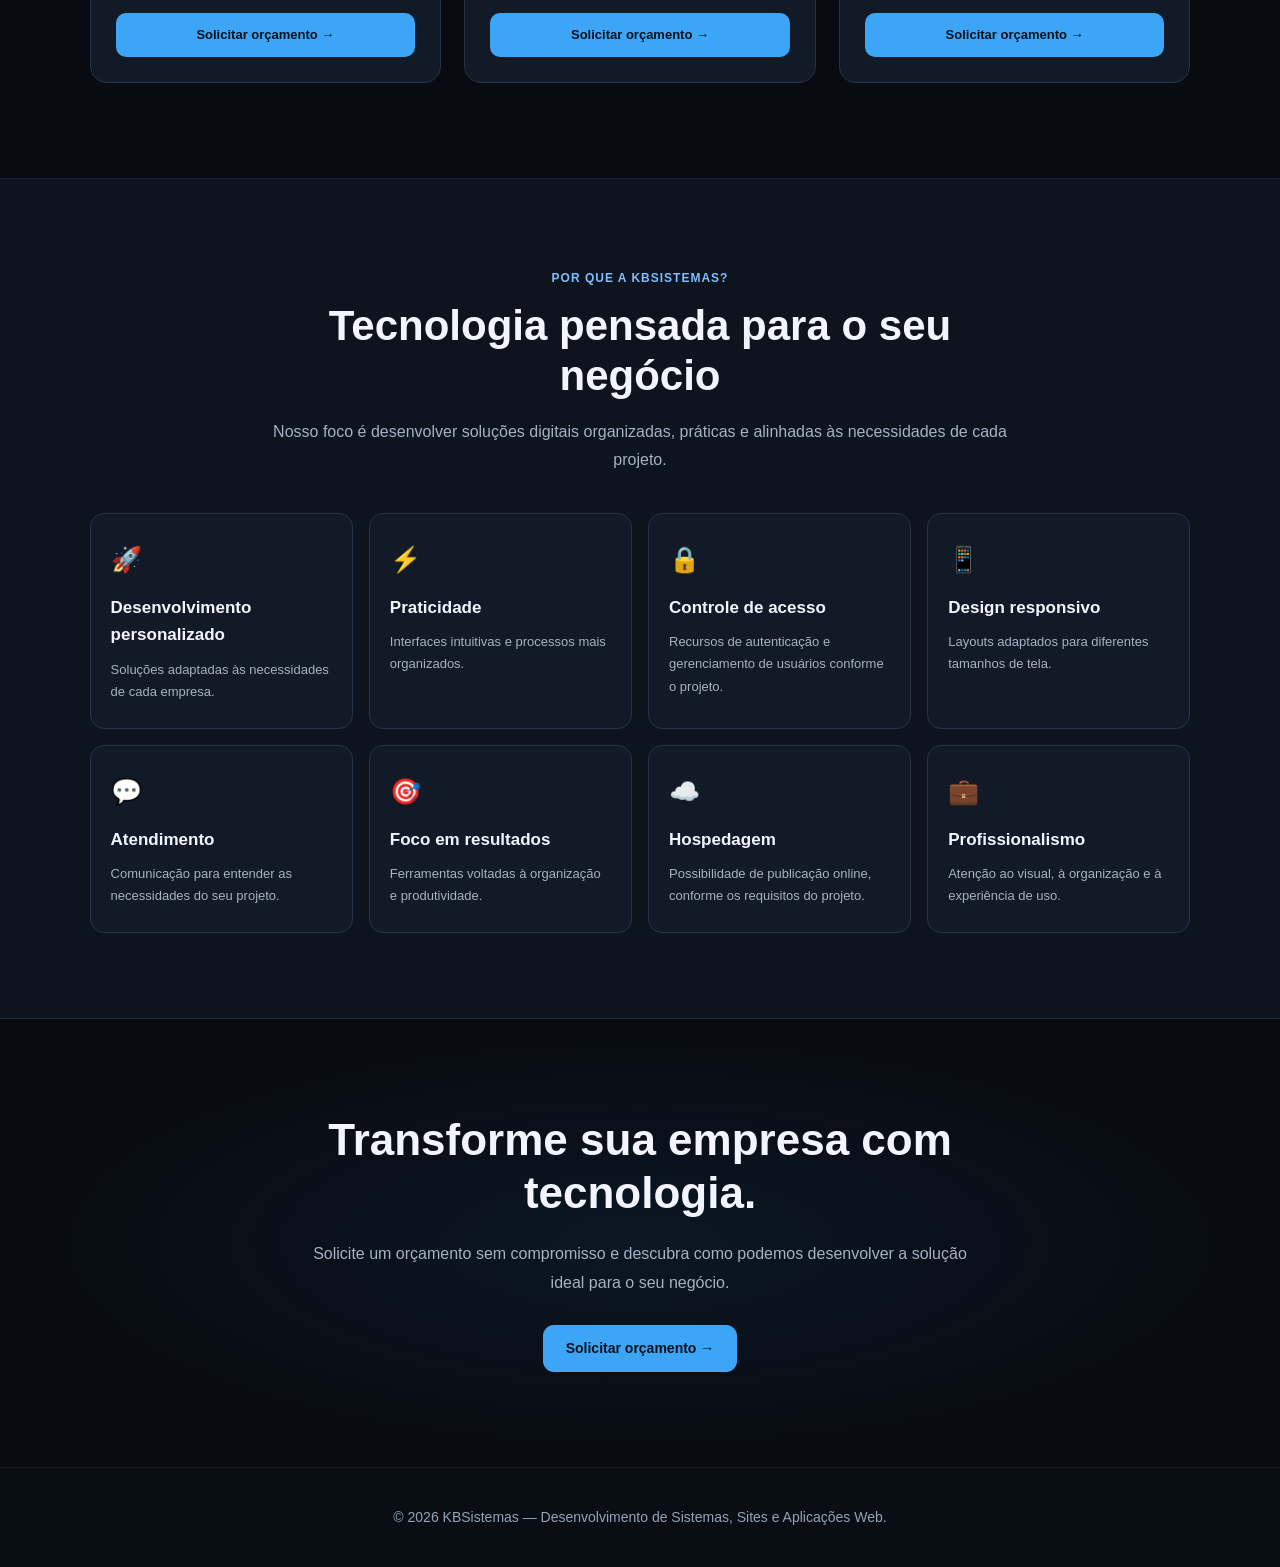
<file: templates/servicos.html>
<!DOCTYPE html>
<html lang="pt-BR">
<head>
    <meta charset="UTF-8">
    <meta name="viewport" content="width=device-width, initial-scale=1.0">

    <meta name="description"
          content="Conheça os serviços da KBSistemas: landing pages, sites profissionais, catálogos digitais, sistemas empresariais, ERP, lojas virtuais, aplicativos e automações.">

    <title>Serviços | KBSistemas</title>

    <link rel="stylesheet" href="/static/css/style.css">

    <style>
        /* =========================================
           SERVIÇOS PREMIUM - KBSISTEMAS
           ========================================= */

        .servicos-hero {
            padding: 85px 22px 70px;
            text-align: center;
            background:
                radial-gradient(
                    ellipse at 50% 0%,
                    rgba(40, 113, 190, .13),
                    transparent 60%
                ),
                #080c12;
            border-bottom: 1px solid #1d2938;
        }

        .servicos-etiqueta {
            display: inline-block;
            margin-bottom: 18px;
            padding: 7px 13px;
            background: #122235;
            border: 1px solid #284461;
            border-radius: 8px;
            color: #8ac9ff;
            font-size: 11px;
            font-weight: 700;
            letter-spacing: 1px;
        }

        .servicos-hero h1 {
            max-width: 850px;
            margin: 0 auto 20px;
            color: #f2f6fc;
            font-size: clamp(36px, 5vw, 58px);
            line-height: 1.15;
            letter-spacing: -1.8px;
        }

        .servicos-hero h1 span {
            color: #3ca5f5;
        }

        .servicos-hero p {
            max-width: 750px;
            margin: 0 auto;
            color: #a5b2c3;
            font-size: 17px;
            line-height: 1.8;
        }

        /* CATÁLOGO */

        .servicos-catalogo {
            padding: 75px 7% 95px;
            background: #080c12;
        }

        .servicos-container {
            max-width: 1200px;
            margin: 0 auto;
        }

        .servicos-intro {
            max-width: 780px;
            margin: 0 auto 38px;
            text-align: center;
        }

        .servicos-intro h2 {
            margin-bottom: 15px;
            color: #f2f6fc;
            font-size: clamp(29px, 3.5vw, 40px);
            letter-spacing: -1px;
        }

        .servicos-intro p {
            color: #a5b2c3;
            font-size: 16px;
            line-height: 1.8;
        }

        .servicos-grid {
            display: grid;
            grid-template-columns: repeat(3, minmax(0, 1fr));
            align-items: stretch;
            gap: 23px;
        }

        /* CARDS */

        .servico-card {
            position: relative;
            display: flex;
            flex-direction: column;
            min-width: 0;
            overflow: hidden;
            background: #111a26;
            border: 1px solid #263447;
            border-radius: 17px;
            transition:
                transform .22s ease,
                border-color .22s ease,
                box-shadow .22s ease;
        }

        .servico-card:hover {
            transform: translateY(-4px);
            border-color: #379eff;
            box-shadow: 0 12px 35px rgba(0, 0, 0, .25);
        }

        .servico-card-destaque {
            border-color: #3b80b8;
        }

        /* =========================================
           NOVAS ILUSTRAÇÕES SEM IMAGENS EXTERNAS
           ========================================= */

        .servico-imagem {
            position: relative;
            display: flex;
            align-items: center;
            justify-content: center;
            width: 100%;
            height: 190px;
            padding: 18px;
            overflow: hidden;
            background:
                radial-gradient(
                    circle at 50% 75%,
                    rgba(25, 117, 218, .22),
                    transparent 62%
                ),
                linear-gradient(145deg, #08111e, #0d2035);
            border-bottom: 1px solid #263447;
            isolation: isolate;
        }

        .servico-imagem::before {
            content: "";
            position: absolute;
            inset: 0;
            background-image:
                linear-gradient(
                    rgba(68, 151, 240, .05) 1px,
                    transparent 1px
                ),
                linear-gradient(
                    90deg,
                    rgba(68, 151, 240, .05) 1px,
                    transparent 1px
                );
            background-size: 25px 25px;
            pointer-events: none;
        }

        .servico-imagem::after {
            content: "";
            position: absolute;
            width: 180px;
            height: 180px;
            border-radius: 50%;
            background: rgba(32, 135, 245, .14);
            filter: blur(40px);
            z-index: -1;
        }

        .preview {
            position: relative;
            width: 100%;
            max-width: 270px;
            height: 145px;
            display: flex;
            align-items: center;
            justify-content: center;
        }

        .preview-window {
            position: relative;
            width: 92%;
            height: 132px;
            overflow: hidden;
            border: 1px solid #38658e;
            border-radius: 9px;
            background: #0c192a;
            box-shadow:
                0 12px 30px rgba(0, 0, 0, .38),
                0 0 20px rgba(39, 147, 255, .08);
        }

        .preview-topbar {
            display: flex;
            align-items: center;
            gap: 4px;
            height: 18px;
            padding: 0 9px;
            background: #14273b;
            border-bottom: 1px solid #2c4965;
        }

        .preview-dot {
            width: 5px;
            height: 5px;
            border-radius: 50%;
            background: #477ba6;
        }

        .preview-dot:first-child {
            background: #379eff;
        }

        .preview-site {
            padding: 13px;
        }

        .preview-tag {
            display: inline-block;
            padding: 3px 6px;
            border: 1px solid #295b8a;
            border-radius: 3px;
            color: #73bcff;
            font-size: 6px;
            font-weight: 800;
            letter-spacing: .6px;
        }

        .preview-title {
            margin-top: 8px;
            color: #eef7ff;
            font-size: 13px;
            font-weight: 800;
            line-height: 1.25;
        }

        .preview-text {
            margin-top: 5px;
            color: #819bb4;
            font-size: 7px;
            line-height: 1.6;
        }

        .preview-button {
            display: inline-block;
            margin-top: 9px;
            padding: 5px 11px;
            background: #379eff;
            border-radius: 4px;
            color: #071522;
            font-size: 7px;
            font-weight: 800;
        }

        .preview-glow {
            position: absolute;
            right: -8px;
            bottom: -12px;
            width: 100px;
            height: 100px;
            border: 1px solid rgba(80, 173, 255, .5);
            border-radius: 22px;
            transform: rotate(-20deg);
            background:
                linear-gradient(
                    145deg,
                    rgba(50, 158, 255, .38),
                    rgba(17, 50, 88, .15)
                );
            box-shadow: 0 0 22px rgba(44, 144, 255, .18);
        }

        /* SITE INSTITUCIONAL */

        .preview-institucional {
            padding: 11px;
        }

        .preview-mini-nav {
            display: flex;
            align-items: center;
            justify-content: space-between;
            margin-bottom: 12px;
        }

        .preview-mini-logo {
            color: #77bfff;
            font-size: 9px;
            font-weight: 900;
        }

        .preview-mini-links {
            color: #9ab1c8;
            font-size: 6px;
            letter-spacing: 1px;
        }

        .preview-institucional .preview-title {
            font-size: 12px;
        }

        /* CATÁLOGO */

        .preview-catalogo {
            padding: 10px;
        }

        .preview-catalogo-titulo {
            margin-bottom: 9px;
            color: #f2f6fc;
            font-size: 10px;
            font-weight: 800;
        }

        .preview-produtos {
            display: grid;
            grid-template-columns: repeat(3, 1fr);
            gap: 7px;
        }

        .preview-produto {
            padding: 7px 5px;
            background: #172d44;
            border: 1px solid #2c5275;
            border-radius: 5px;
            text-align: center;
        }

        .preview-produto-icone {
            display: block;
            margin-bottom: 4px;
            font-size: 18px;
        }

        .preview-produto span:last-child {
            display: block;
            color: #89caff;
            font-size: 7px;
            font-weight: 800;
        }

        /* SISTEMAS / ERP / DASHBOARDS */

        .preview-sistema {
            display: grid;
            grid-template-columns: 52px 1fr;
            height: calc(100% - 18px);
        }

        .preview-sidebar {
            padding: 10px 7px;
            background: #101f30;
            border-right: 1px solid #29435e;
        }

        .preview-sidebar-logo {
            margin-bottom: 12px;
            color: #6cbbff;
            font-size: 9px;
            font-weight: 900;
        }

        .preview-sidebar-line {
            height: 5px;
            margin-bottom: 8px;
            background: #2b4660;
            border-radius: 3px;
        }

        .preview-sidebar-line.ativo {
            background: #379eff;
        }

        .preview-main {
            min-width: 0;
            padding: 9px;
        }

        .preview-main-title {
            margin-bottom: 9px;
            color: #f0f7ff;
            font-size: 10px;
            font-weight: 800;
        }

        .preview-stats {
            display: grid;
            grid-template-columns: repeat(3, 1fr);
            gap: 5px;
            margin-bottom: 8px;
        }

        .preview-stat {
            padding: 6px 4px;
            background: #172e45;
            border: 1px solid #2c506f;
            border-radius: 4px;
        }

        .preview-stat small {
            display: block;
            margin-bottom: 4px;
            color: #8faac1;
            font-size: 5px;
        }

        .preview-stat strong {
            display: block;
            color: #73c1ff;
            font-size: 10px;
        }

        .preview-chart {
            display: flex;
            align-items: flex-end;
            justify-content: space-around;
            gap: 5px;
            height: 40px;
            padding: 5px 10px 0;
            background: #12283d;
            border: 1px solid #294760;
            border-radius: 5px;
        }

        .preview-chart span {
            width: 12%;
            background: linear-gradient(#4bb4ff, #1768b9);
            border-radius: 3px 3px 0 0;
        }

        /* LOJA VIRTUAL */

        .preview-loja {
            padding: 9px;
        }

        .preview-loja-banner {
            display: flex;
            align-items: center;
            justify-content: space-between;
            padding: 8px 10px;
            margin-bottom: 8px;
            border-radius: 5px;
            background: linear-gradient(90deg, #17477c, #0e263e);
        }

        .preview-loja-banner strong {
            color: #f0f7ff;
            font-size: 10px;
        }

        .preview-loja-banner span {
            font-size: 18px;
        }

        /* APLICATIVO */

        .preview-phone {
            position: relative;
            width: 85px;
            height: 143px;
            padding: 8px 6px;
            background: #050b12;
            border: 3px solid #4a87bd;
            border-radius: 17px;
            box-shadow: 0 0 25px rgba(40, 150, 255, .25);
        }

        .preview-phone::before {
            content: "";
            position: absolute;
            top: 4px;
            left: 50%;
            width: 27px;
            height: 5px;
            transform: translateX(-50%);
            background: #050b12;
            border-radius: 0 0 5px 5px;
            z-index: 2;
        }

        .preview-phone-screen {
            width: 100%;
            height: 100%;
            padding: 14px 6px 7px;
            border-radius: 10px;
            background: linear-gradient(#173d65, #0a1828);
        }

        .preview-app-logo {
            margin-bottom: 10px;
            color: #8bd1ff;
            font-size: 11px;
            font-weight: 900;
            text-align: center;
        }

        .preview-app-box {
            margin-bottom: 6px;
            padding: 8px 5px;
            background: #204a70;
            border: 1px solid #39709c;
            border-radius: 5px;
            color: #d8edff;
            font-size: 7px;
        }

        /* AUTOMAÇÃO */

        .preview-automacao {
            display: flex;
            align-items: center;
            justify-content: center;
            gap: 8px;
        }

        .preview-flow-box {
            display: flex;
            align-items: center;
            justify-content: center;
            flex-direction: column;
            width: 70px;
            height: 72px;
            padding: 7px;
            background: #142e48;
            border: 1px solid #3976ad;
            border-radius: 10px;
            box-shadow: 0 0 18px rgba(39, 135, 235, .13);
        }

        .preview-flow-box span {
            margin-bottom: 6px;
            font-size: 23px;
        }

        .preview-flow-box strong {
            color: #b6dcff;
            font-size: 8px;
            text-align: center;
        }

        .preview-flow-arrow {
            color: #57b3ff;
            font-size: 20px;
            font-weight: 900;
        }

        /* CORPO DOS CARDS */

        .servico-corpo {
            display: flex;
            flex-direction: column;
            flex: 1;
            padding: 25px;
        }

        .servico-categoria {
            align-self: flex-start;
            display: inline-block;
            margin-bottom: 14px;
            padding: 6px 10px;
            background: #172c40;
            border: 1px solid #294763;
            border-radius: 7px;
            color: #8ac9ff;
            font-size: 10px;
            font-weight: 700;
            letter-spacing: .6px;
        }

        .servico-card h2 {
            margin-bottom: 13px;
            color: #f2f6fc;
            font-size: 21px;
            line-height: 1.35;
        }

        .servico-preco {
            margin-bottom: 15px;
            color: #65b8ff;
            font-size: 27px;
            font-weight: 800;
            line-height: 1.3;
        }

        .servico-preco small {
            display: block;
            margin-bottom: 3px;
            color: #9daec1;
            font-size: 12px;
            font-weight: 500;
        }

        .servico-descricao {
            margin-bottom: 20px;
            color: #a5b2c3;
            font-size: 14px;
            line-height: 1.8;
        }

        /* BENEFÍCIOS */

        .servico-beneficios {
            margin: 0 0 25px;
            padding: 0;
            list-style: none;
        }

        .servico-beneficios li {
            display: flex;
            align-items: flex-start;
            gap: 9px;
            padding: 9px 0;
            border-bottom: 1px solid rgba(255, 255, 255, .06);
            color: #bdc9d8;
            font-size: 13px;
            line-height: 1.55;
        }

        .servico-beneficios li::before {
            content: "✓";
            flex-shrink: 0;
            color: #56cba4;
            font-weight: 800;
        }

        /* BOTÕES */

        .servico-acoes {
            margin-top: auto;
        }

        .servico-acoes .botao {
            width: 100%;
            min-height: 44px;
            margin: 0;
            padding: 11px 17px;
            border-radius: 10px;
            font-size: 13px;
        }

        /* SELO */

        .servico-selo {
            position: absolute;
            top: 15px;
            right: 15px;
            z-index: 2;
            padding: 7px 10px;
            border: 1px solid #34618a;
            border-radius: 7px;
            background: #18354e;
            color: #a4d8ff;
            font-size: 10px;
            font-weight: 700;
        }

        /* DIFERENCIAIS */

        .servicos-diferenciais {
            padding: 85px 7%;
            background: #0d141e;
            border-top: 1px solid #1d2938;
            border-bottom: 1px solid #1d2938;
        }

        .servicos-diferenciais-container {
            max-width: 1180px;
            margin: 0 auto;
        }

        .servicos-titulo-secao {
            max-width: 760px;
            margin: 0 auto 38px;
            text-align: center;
        }

        .servicos-titulo-secao > span {
            display: inline-block;
            margin-bottom: 13px;
            color: #7dbfff;
            font-size: 12px;
            font-weight: 700;
            letter-spacing: 1px;
        }

        .servicos-titulo-secao h2 {
            margin-bottom: 16px;
            color: #f2f6fc;
            font-size: clamp(30px, 3.8vw, 42px);
            line-height: 1.2;
        }

        .servicos-titulo-secao p {
            color: #a5b2c3;
            font-size: 16px;
            line-height: 1.8;
        }

        .servicos-diferenciais-grid {
            display: grid;
            grid-template-columns: repeat(4, minmax(0, 1fr));
            gap: 16px;
        }

        .servicos-diferencial {
            padding: 25px 20px;
            background: #111a26;
            border: 1px solid #263447;
            border-radius: 14px;
        }

        .servicos-diferencial span {
            display: block;
            margin-bottom: 15px;
            font-size: 25px;
        }

        .servicos-diferencial h3 {
            margin-bottom: 10px;
            color: #f2f6fc;
            font-size: 17px;
        }

        .servicos-diferencial p {
            color: #a5b2c3;
            font-size: 13px;
            line-height: 1.7;
        }

        /* CHAMADA FINAL */

        .servicos-cta {
            padding: 95px 7%;
            background:
                radial-gradient(
                    ellipse at center,
                    rgba(33, 98, 162, .12),
                    transparent 65%
                ),
                #080c12;
            text-align: center;
        }

        .servicos-cta h2 {
            max-width: 800px;
            margin: 0 auto 20px;
            color: #f2f6fc;
            font-size: clamp(30px, 4vw, 44px);
            line-height: 1.2;
        }

        .servicos-cta p {
            max-width: 680px;
            margin: 0 auto 28px;
            color: #a5b2c3;
            font-size: 16px;
            line-height: 1.8;
        }

        .servicos-cta .botao {
            margin: 0;
        }

        /* RESPONSIVIDADE */

        @media (max-width: 1050px) {
            .servicos-grid {
                grid-template-columns: repeat(2, minmax(0, 1fr));
            }

            .servicos-diferenciais-grid {
                grid-template-columns: repeat(2, minmax(0, 1fr));
            }
        }

        @media (max-width: 650px) {
            .servicos-hero {
                padding: 60px 20px 55px;
            }

            .servicos-hero p {
                font-size: 15px;
            }

            .servicos-catalogo {
                padding: 60px 18px 75px;
            }

            .servicos-grid {
                grid-template-columns: 1fr;
                gap: 18px;
            }

            .servico-corpo {
                padding: 23px;
            }

            .servicos-diferenciais {
                padding: 70px 20px;
            }

            .servicos-diferenciais-grid {
                grid-template-columns: 1fr;
            }

            .servicos-cta {
                padding: 75px 20px;
            }

            .servicos-cta .botao {
                width: 100%;
            }
        }

        @media (prefers-reduced-motion: reduce) {
            .servico-card {
                transition: none;
            }

            .servico-card:hover {
                transform: none;
            }
        }
    </style>
</head>

<body>

<!-- MENU -->

<header>
    <div class="logo">
        <h1>KB<span>Sistemas</span></h1>
    </div>

    <nav aria-label="Menu principal">
        <a href="/">Início</a>
        <a href="/sobre">Sobre</a>
        <a href="/servicos" aria-current="page">Serviços</a>
        <a href="/projetos">Portfólio</a>
        <a href="/planos">Soluções</a>
        <a href="/contato">Contato</a>
    </nav>
</header>

<main>

    <!-- APRESENTAÇÃO -->

    <section class="servicos-hero">

        <span class="servicos-etiqueta">
            ✦ SOLUÇÕES DIGITAIS
        </span>

        <h1>
            Serviços para levar seu negócio
            <span>mais longe.</span>
        </h1>

        <p>
            Desenvolvemos sistemas, sites, aplicações
            e soluções tecnológicas personalizadas
            para empresas que desejam modernizar
            seus processos e crescer.
        </p>

    </section>

    <!-- CATÁLOGO -->

    <section class="servicos-catalogo">

        <div class="servicos-container">

            <div class="servicos-intro">
                <h2>Encontre a solução ideal</h2>
                <p>
                    Conheça nossos serviços e escolha
                    a solução que melhor atende às
                    necessidades do seu negócio.
                </p>
            </div>

            <div class="servicos-grid">

                <!-- 1. LANDING PAGE -->

                <article class="servico-card">

                    <div class="servico-imagem">
                        <div class="preview">
                            <div class="preview-window">
                                <div class="preview-topbar">
                                    <span class="preview-dot"></span>
                                    <span class="preview-dot"></span>
                                    <span class="preview-dot"></span>
                                </div>
                                <div class="preview-site">
                                    <span class="preview-tag">
                                        LANDING PAGE
                                    </span>
                                    <div class="preview-title">
                                        Seu negócio merece destaque.
                                    </div>
                                    <div class="preview-text">
                                        Uma página moderna para
                                        conquistar novos clientes.
                                    </div>
                                    <span class="preview-button">
                                        SAIBA MAIS →
                                    </span>
                                    <div class="preview-glow"></div>
                                </div>
                            </div>
                        </div>
                    </div>

                    <div class="servico-corpo">

                        <span class="servico-categoria">
                            PRESENÇA DIGITAL
                        </span>

                        <h2>🌐 Landing Page</h2>

                        <div class="servico-preco">
                            <small>A partir de</small>
                            R$ 299
                        </div>

                        <p class="servico-descricao">
                            Ideal para divulgar sua empresa,
                            captar clientes e fortalecer
                            sua presença digital.
                        </p>

                        <ul class="servico-beneficios">
                            <li>Design moderno</li>
                            <li>Responsivo</li>
                            <li>Botão WhatsApp</li>
                            <li>Formulário de contato</li>
                            <li>SEO básico</li>
                            <li>Entrega rápida</li>
                        </ul>

                        <div class="servico-acoes">
                            <a href="/orcamento" class="botao">
                                Solicitar orçamento →
                            </a>
                        </div>

                    </div>
                </article>

                <!-- 2. SITE INSTITUCIONAL -->

                <article class="servico-card">

                    <div class="servico-imagem">
                        <div class="preview">
                            <div class="preview-window">
                                <div class="preview-topbar">
                                    <span class="preview-dot"></span>
                                    <span class="preview-dot"></span>
                                    <span class="preview-dot"></span>
                                </div>

                                <div class="preview-institucional">
                                    <div class="preview-mini-nav">
                                        <strong class="preview-mini-logo">
                                            COMPANY.
                                        </strong>
                                        <span class="preview-mini-links">
                                            HOME &nbsp; SOBRE &nbsp; CONTATO
                                        </span>
                                    </div>

                                    <span class="preview-tag">
                                        SITE PROFISSIONAL
                                    </span>

                                    <div class="preview-title">
                                        Sua empresa conectada
                                        ao futuro.
                                    </div>

                                    <div class="preview-text">
                                        Credibilidade, tecnologia
                                        e presença digital.
                                    </div>

                                    <span class="preview-button">
                                        CONHEÇA A EMPRESA →
                                    </span>
                                </div>
                            </div>
                        </div>
                    </div>

                    <div class="servico-corpo">

                        <span class="servico-categoria">
                            SITES PROFISSIONAIS
                        </span>

                        <h2>🏢 Site Institucional</h2>

                        <div class="servico-preco">
                            <small>A partir de</small>
                            R$ 799
                        </div>

                        <p class="servico-descricao">
                            Para empresas que desejam
                            apresentar seus serviços com
                            profissionalismo e conquistar
                            novos clientes.
                        </p>

                        <ul class="servico-beneficios">
                            <li>Até 10 páginas</li>
                            <li>Design exclusivo</li>
                            <li>WhatsApp integrado</li>
                            <li>Google Maps</li>
                            <li>Formulário</li>
                            <li>SEO</li>
                            <li>Hospedagem disponível</li>
                        </ul>

                        <div class="servico-acoes">
                            <a href="/orcamento" class="botao">
                                Solicitar orçamento →
                            </a>
                        </div>

                    </div>
                </article>

                <!-- 3. CATÁLOGO DIGITAL -->

                <article class="servico-card servico-card-destaque">

                    <span class="servico-selo">
                        DESTAQUE
                    </span>

                    <div class="servico-imagem">
                        <div class="preview">
                            <div class="preview-window">
                                <div class="preview-topbar">
                                    <span class="preview-dot"></span>
                                    <span class="preview-dot"></span>
                                    <span class="preview-dot"></span>
                                </div>

                                <div class="preview-catalogo">
                                    <div class="preview-catalogo-titulo">
                                        Catálogo de Produtos
                                    </div>

                                    <div class="preview-produtos">
                                        <div class="preview-produto">
                                            <span class="preview-produto-icone">👟</span>
                                            <span>R$ 129</span>
                                        </div>

                                        <div class="preview-produto">
                                            <span class="preview-produto-icone">🎧</span>
                                            <span>R$ 89</span>
                                        </div>

                                        <div class="preview-produto">
                                            <span class="preview-produto-icone">⌚</span>
                                            <span>R$ 199</span>
                                        </div>
                                    </div>
                                </div>
                            </div>
                        </div>
                    </div>

                    <div class="servico-corpo">

                        <span class="servico-categoria">
                            CATÁLOGO ONLINE
                        </span>

                        <h2>📱 Catálogo Digital</h2>

                        <div class="servico-preco">
                            <small>Valor anunciado</small>
                            R$ 199
                        </div>

                        <p class="servico-descricao">
                            Apresente seus produtos de
                            forma organizada e profissional
                            para facilitar o atendimento
                            e as vendas.
                        </p>

                        <ul class="servico-beneficios">
                            <li>Até 100 produtos</li>
                            <li>Categorias</li>
                            <li>Banner personalizado</li>
                            <li>WhatsApp integrado</li>
                            <li>Design premium</li>
                            <li>Alterações por 7 dias</li>
                            <li>Responsivo</li>
                        </ul>

                        <div class="servico-acoes">
                            <a href="/orcamento" class="botao">
                                Solicitar orçamento →
                            </a>
                        </div>

                    </div>
                </article>

                <!-- 4. SISTEMA PERSONALIZADO -->

                <article class="servico-card">

                    <div class="servico-imagem">
                        <div class="preview">
                            <div class="preview-window">
                                <div class="preview-topbar">
                                    <span class="preview-dot"></span>
                                    <span class="preview-dot"></span>
                                    <span class="preview-dot"></span>
                                </div>

                                <div class="preview-sistema">
                                    <div class="preview-sidebar">
                                        <div class="preview-sidebar-logo">
                                            KB
                                        </div>
                                        <div class="preview-sidebar-line ativo"></div>
                                        <div class="preview-sidebar-line"></div>
                                        <div class="preview-sidebar-line"></div>
                                        <div class="preview-sidebar-line"></div>
                                    </div>

                                    <div class="preview-main">
                                        <div class="preview-main-title">
                                            Painel de Controle
                                        </div>

                                        <div class="preview-stats">
                                            <div class="preview-stat">
                                                <small>Estoque</small>
                                                <strong>248</strong>
                                            </div>
                                            <div class="preview-stat">
                                                <small>Usuários</small>
                                                <strong>32</strong>
                                            </div>
                                            <div class="preview-stat">
                                                <small>Pedidos</small>
                                                <strong>156</strong>
                                            </div>
                                        </div>

                                        <div class="preview-chart">
                                            <span style="height:40%"></span>
                                            <span style="height:70%"></span>
                                            <span style="height:52%"></span>
                                            <span style="height:90%"></span>
                                            <span style="height:65%"></span>
                                            <span style="height:100%"></span>
                                        </div>
                                    </div>
                                </div>
                            </div>
                        </div>
                    </div>

                    <div class="servico-corpo">

                        <span class="servico-categoria">
                            DESENVOLVIMENTO SOB MEDIDA
                        </span>

                        <h2>💻 Sistema Personalizado</h2>

                        <div class="servico-preco">
                            <small>Valor conforme o projeto</small>
                            Sob orçamento
                        </div>

                        <p class="servico-descricao">
                            Sistemas exclusivos para atender
                            às necessidades específicas
                            da sua empresa.
                        </p>

                        <ul class="servico-beneficios">
                            <li>Controle de estoque</li>
                            <li>Financeiro</li>
                            <li>Cadastro de clientes</li>
                            <li>Dashboard inteligente</li>
                            <li>Login seguro</li>
                            <li>Banco de dados</li>
                            <li>Relatórios</li>
                            <li>Multiusuários</li>
                        </ul>

                        <div class="servico-acoes">
                            <a href="/orcamento" class="botao">
                                Solicitar orçamento →
                            </a>
                        </div>

                    </div>
                </article>

                <!-- 5. ERP EMPRESARIAL -->

                <article class="servico-card">

                    <div class="servico-imagem">
                        <div class="preview">
                            <div class="preview-window">
                                <div class="preview-topbar">
                                    <span class="preview-dot"></span>
                                    <span class="preview-dot"></span>
                                    <span class="preview-dot"></span>
                                </div>

                                <div class="preview-sistema">
                                    <div class="preview-sidebar">
                                        <div class="preview-sidebar-logo">
                                            ERP
                                        </div>
                                        <div class="preview-sidebar-line ativo"></div>
                                        <div class="preview-sidebar-line"></div>
                                        <div class="preview-sidebar-line"></div>
                                        <div class="preview-sidebar-line"></div>
                                    </div>

                                    <div class="preview-main">
                                        <div class="preview-main-title">
                                            Gestão Empresarial
                                        </div>

                                        <div class="preview-stats">
                                            <div class="preview-stat">
                                                <small>Vendas</small>
                                                <strong>120</strong>
                                            </div>
                                            <div class="preview-stat">
                                                <small>Produtos</small>
                                                <strong>845</strong>
                                            </div>
                                            <div class="preview-stat">
                                                <small>Clientes</small>
                                                <strong>320</strong>
                                            </div>
                                        </div>

                                        <div class="preview-chart">
                                            <span style="height:45%"></span>
                                            <span style="height:65%"></span>
                                            <span style="height:55%"></span>
                                            <span style="height:80%"></span>
                                            <span style="height:72%"></span>
                                            <span style="height:95%"></span>
                                        </div>
                                    </div>
                                </div>
                            </div>
                        </div>
                    </div>

                    <div class="servico-corpo">

                        <span class="servico-categoria">
                            GESTÃO EMPRESARIAL
                        </span>

                        <h2>🏢 ERP Empresarial</h2>

                        <div class="servico-preco">
                            <small>A partir de</small>
                            R$ 2.500
                        </div>

                        <p class="servico-descricao">
                            Centralize a gestão da
                            sua empresa em uma única
                            plataforma digital.
                        </p>

                        <ul class="servico-beneficios">
                            <li>Estoque</li>
                            <li>Financeiro</li>
                            <li>Vendas</li>
                            <li>Produtos</li>
                            <li>Funcionários</li>
                            <li>Dashboard</li>
                            <li>Relatórios</li>
                            <li>Controle de usuários</li>
                        </ul>

                        <div class="servico-acoes">
                            <a href="/orcamento" class="botao">
                                Solicitar orçamento →
                            </a>
                        </div>

                    </div>
                </article>

                <!-- 6. LOJA VIRTUAL -->

                <article class="servico-card">

                    <div class="servico-imagem">
                        <div class="preview">
                            <div class="preview-window">
                                <div class="preview-topbar">
                                    <span class="preview-dot"></span>
                                    <span class="preview-dot"></span>
                                    <span class="preview-dot"></span>
                                </div>

                                <div class="preview-loja">
                                    <div class="preview-loja-banner">
                                        <strong>OFERTAS ESPECIAIS</strong>
                                        <span>🛍️</span>
                                    </div>

                                    <div class="preview-produtos">
                                        <div class="preview-produto">
                                            <span class="preview-produto-icone">👕</span>
                                            <span>R$ 59</span>
                                        </div>

                                        <div class="preview-produto">
                                            <span class="preview-produto-icone">👟</span>
                                            <span>R$ 149</span>
                                        </div>

                                        <div class="preview-produto">
                                            <span class="preview-produto-icone">🎒</span>
                                            <span>R$ 99</span>
                                        </div>
                                    </div>
                                </div>
                            </div>
                        </div>
                    </div>

                    <div class="servico-corpo">

                        <span class="servico-categoria">
                            COMÉRCIO DIGITAL
                        </span>

                        <h2>🛒 Loja Virtual</h2>

                        <div class="servico-preco">
                            <small>A partir de</small>
                            R$ 1.499
                        </div>

                        <p class="servico-descricao">
                            Venda seus produtos pela
                            internet com uma loja
                            moderna e responsiva.
                        </p>

                        <ul class="servico-beneficios">
                            <li>Catálogo de produtos</li>
                            <li>Carrinho de compras</li>
                            <li>Integração PIX</li>
                            <li>Painel administrativo</li>
                            <li>Cadastro ilimitado</li>
                            <li>Responsivo</li>
                            <li>Design premium</li>
                            <li>Segurança</li>
                        </ul>

                        <div class="servico-acoes">
                            <a href="/orcamento" class="botao">
                                Solicitar orçamento →
                            </a>
                        </div>

                    </div>
                </article>

                <!-- 7. APLICATIVOS -->

                <article class="servico-card">

                    <div class="servico-imagem">
                        <div class="preview">
                            <div class="preview-phone">
                                <div class="preview-phone-screen">
                                    <div class="preview-app-logo">
                                        KB APP
                                    </div>

                                    <div class="preview-app-box">
                                        📊 &nbsp; Dashboard
                                    </div>

                                    <div class="preview-app-box">
                                        📦 &nbsp; Produtos
                                    </div>

                                    <div class="preview-app-box">
                                        👤 &nbsp; Minha conta
                                    </div>
                                </div>
                            </div>
                        </div>
                    </div>

                    <div class="servico-corpo">

                        <span class="servico-categoria">
                            APLICATIVOS
                        </span>

                        <h2>📱 Aplicativos Android</h2>

                        <div class="servico-preco">
                            <small>Valor conforme o projeto</small>
                            Sob orçamento
                        </div>

                        <p class="servico-descricao">
                            Aplicativos personalizados
                            para automatizar processos
                            e aproximar sua empresa
                            dos clientes.
                        </p>

                        <ul class="servico-beneficios">
                            <li>Aplicativo exclusivo</li>
                            <li>Alto desempenho</li>
                            <li>Interface moderna</li>
                            <li>Login seguro</li>
                            <li>Banco de dados</li>
                            <li>Integração com sistemas</li>
                            <li>Atualizações</li>
                        </ul>

                        <div class="servico-acoes">
                            <a href="/orcamento" class="botao">
                                Solicitar orçamento →
                            </a>
                        </div>

                    </div>
                </article>

                <!-- 8. AUTOMAÇÃO -->

                <article class="servico-card">

                    <div class="servico-imagem">
                        <div class="preview preview-automacao">

                            <div class="preview-flow-box">
                                <span>📥</span>
                                <strong>Entrada</strong>
                            </div>

                            <div class="preview-flow-arrow">
                                →
                            </div>

                            <div class="preview-flow-box">
                                <span>⚙️</span>
                                <strong>Automação</strong>
                            </div>

                            <div class="preview-flow-arrow">
                                →
                            </div>

                            <div class="preview-flow-box">
                                <span>✅</span>
                                <strong>Concluído</strong>
                            </div>

                        </div>
                    </div>

                    <div class="servico-corpo">

                        <span class="servico-categoria">
                            AUTOMAÇÃO EMPRESARIAL
                        </span>

                        <h2>⚙️ Automação de Processos</h2>

                        <div class="servico-preco">
                            <small>A partir de</small>
                            R$ 499
                        </div>

                        <p class="servico-descricao">
                            Automatize tarefas repetitivas
                            para ganhar tempo e
                            melhorar a produtividade.
                        </p>

                        <ul class="servico-beneficios">
                            <li>Economia de tempo</li>
                            <li>Redução de erros</li>
                            <li>Processos inteligentes</li>
                            <li>Integração entre sistemas</li>
                            <li>Maior produtividade</li>
                            <li>Solução personalizada</li>
                        </ul>

                        <div class="servico-acoes">
                            <a href="/orcamento" class="botao">
                                Solicitar orçamento →
                            </a>
                        </div>

                    </div>
                </article>

                <!-- 9. DASHBOARDS -->

                <article class="servico-card">

                    <div class="servico-imagem">
                        <div class="preview">
                            <div class="preview-window">
                                <div class="preview-topbar">
                                    <span class="preview-dot"></span>
                                    <span class="preview-dot"></span>
                                    <span class="preview-dot"></span>
                                </div>

                                <div class="preview-sistema">
                                    <div class="preview-sidebar">
                                        <div class="preview-sidebar-logo">
                                            DATA
                                        </div>
                                        <div class="preview-sidebar-line ativo"></div>
                                        <div class="preview-sidebar-line"></div>
                                        <div class="preview-sidebar-line"></div>
                                        <div class="preview-sidebar-line"></div>
                                    </div>

                                    <div class="preview-main">
                                        <div class="preview-main-title">
                                            Análise de Resultados
                                        </div>

                                        <div class="preview-stats">
                                            <div class="preview-stat">
                                                <small>Receita</small>
                                                <strong>+24%</strong>
                                            </div>
                                            <div class="preview-stat">
                                                <small>Pedidos</small>
                                                <strong>1.2k</strong>
                                            </div>
                                            <div class="preview-stat">
                                                <small>Meta</small>
                                                <strong>85%</strong>
                                            </div>
                                        </div>

                                        <div class="preview-chart">
                                            <span style="height:30%"></span>
                                            <span style="height:50%"></span>
                                            <span style="height:42%"></span>
                                            <span style="height:68%"></span>
                                            <span style="height:83%"></span>
                                            <span style="height:100%"></span>
                                        </div>
                                    </div>
                                </div>
                            </div>
                        </div>
                    </div>

                    <div class="servico-corpo">

                        <span class="servico-categoria">
                            DADOS E RELATÓRIOS
                        </span>

                        <h2>📊 Dashboards e Relatórios</h2>

                        <div class="servico-preco">
                            <small>A partir de</small>
                            R$ 599
                        </div>

                        <p class="servico-descricao">
                            Transforme dados em informações
                            organizadas para apoiar
                            decisões empresariais.
                        </p>

                        <ul class="servico-beneficios">
                            <li>Indicadores em tempo real</li>
                            <li>Relatórios inteligentes</li>
                            <li>Gráficos interativos</li>
                            <li>Exportação PDF e Excel</li>
                            <li>Controle total</li>
                            <li>Fácil visualização</li>
                        </ul>

                        <div class="servico-acoes">
                            <a href="/orcamento" class="botao">
                                Solicitar orçamento →
                            </a>
                        </div>

                    </div>
                </article>

            </div>
        </div>
    </section>

    <!-- DIFERENCIAIS -->

    <section class="servicos-diferenciais">

        <div class="servicos-diferenciais-container">

            <div class="servicos-titulo-secao">

                <span>POR QUE A KBSISTEMAS?</span>

                <h2>
                    Tecnologia pensada para o seu negócio
                </h2>

                <p>
                    Nosso foco é desenvolver soluções
                    digitais organizadas, práticas e
                    alinhadas às necessidades
                    de cada projeto.
                </p>

            </div>

            <div class="servicos-diferenciais-grid">

                <article class="servicos-diferencial">
                    <span>🚀</span>
                    <h3>Desenvolvimento personalizado</h3>
                    <p>
                        Soluções adaptadas às necessidades
                        de cada empresa.
                    </p>
                </article>

                <article class="servicos-diferencial">
                    <span>⚡</span>
                    <h3>Praticidade</h3>
                    <p>
                        Interfaces intuitivas e processos
                        mais organizados.
                    </p>
                </article>

                <article class="servicos-diferencial">
                    <span>🔒</span>
                    <h3>Controle de acesso</h3>
                    <p>
                        Recursos de autenticação e
                        gerenciamento de usuários
                        conforme o projeto.
                    </p>
                </article>

                <article class="servicos-diferencial">
                    <span>📱</span>
                    <h3>Design responsivo</h3>
                    <p>
                        Layouts adaptados para diferentes
                        tamanhos de tela.
                    </p>
                </article>

                <article class="servicos-diferencial">
                    <span>💬</span>
                    <h3>Atendimento</h3>
                    <p>
                        Comunicação para entender as
                        necessidades do seu projeto.
                    </p>
                </article>

                <article class="servicos-diferencial">
                    <span>🎯</span>
                    <h3>Foco em resultados</h3>
                    <p>
                        Ferramentas voltadas à organização
                        e produtividade.
                    </p>
                </article>

                <article class="servicos-diferencial">
                    <span>☁️</span>
                    <h3>Hospedagem</h3>
                    <p>
                        Possibilidade de publicação online,
                        conforme os requisitos do projeto.
                    </p>
                </article>

                <article class="servicos-diferencial">
                    <span>💼</span>
                    <h3>Profissionalismo</h3>
                    <p>
                        Atenção ao visual, à organização
                        e à experiência de uso.
                    </p>
                </article>

            </div>
        </div>
    </section>

    <!-- CHAMADA FINAL -->

    <section class="servicos-cta">

        <h2>
            Transforme sua empresa com tecnologia.
        </h2>

        <p>
            Solicite um orçamento sem compromisso
            e descubra como podemos desenvolver
            a solução ideal para o seu negócio.
        </p>

        <a href="/orcamento" class="botao">
            Solicitar orçamento →
        </a>

    </section>

</main>

<!-- WHATSAPP -->

<a
    href="https://wa.me/5511911524799?text=Ol%C3%A1%2C%20gostaria%20de%20fazer%20um%20or%C3%A7amento"
    class="whatsapp"
    target="_blank"
    rel="noopener noreferrer"
    aria-label="Entrar em contato pelo WhatsApp"
>
    ☎
</a>

<!-- RODAPÉ -->

<footer>
    <p>
        © 2026 KBSistemas — Desenvolvimento de
        Sistemas, Sites e Aplicações Web.
    </p>
</footer>

</body>
</html>
</file>
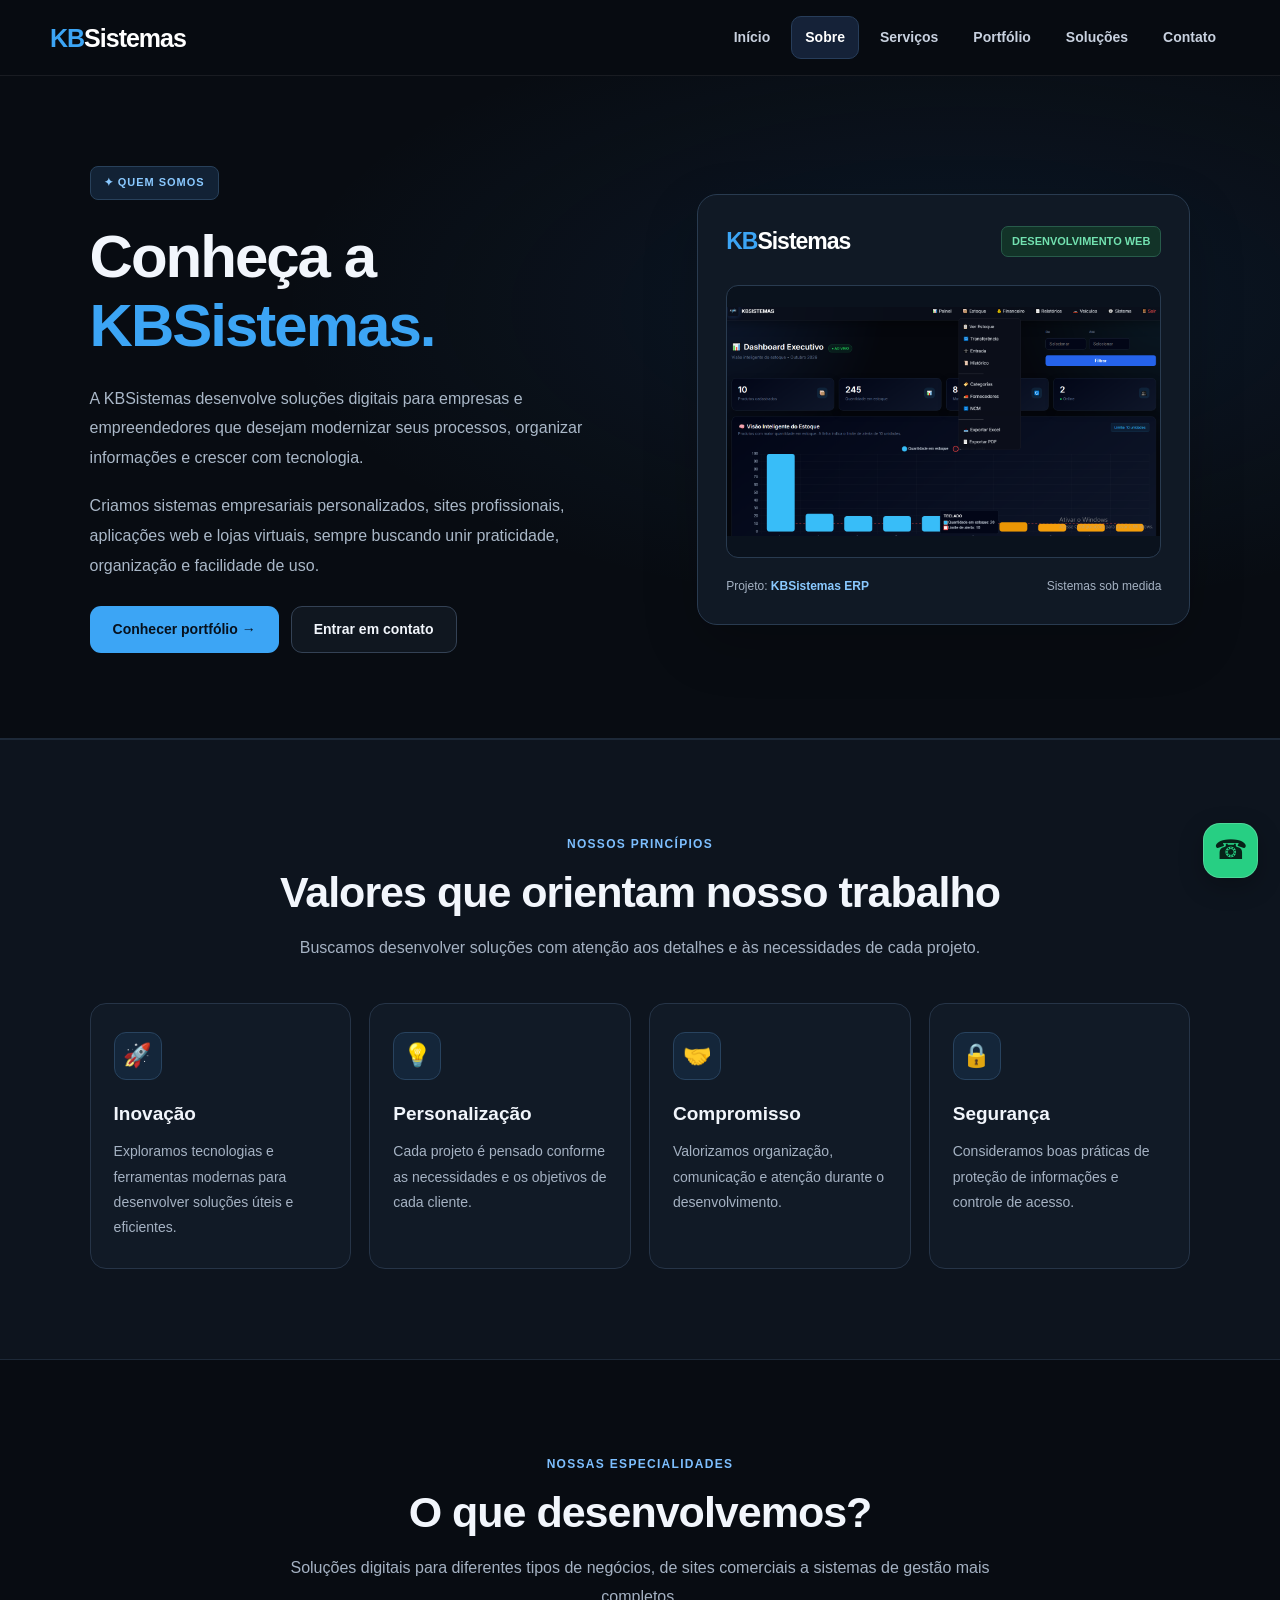
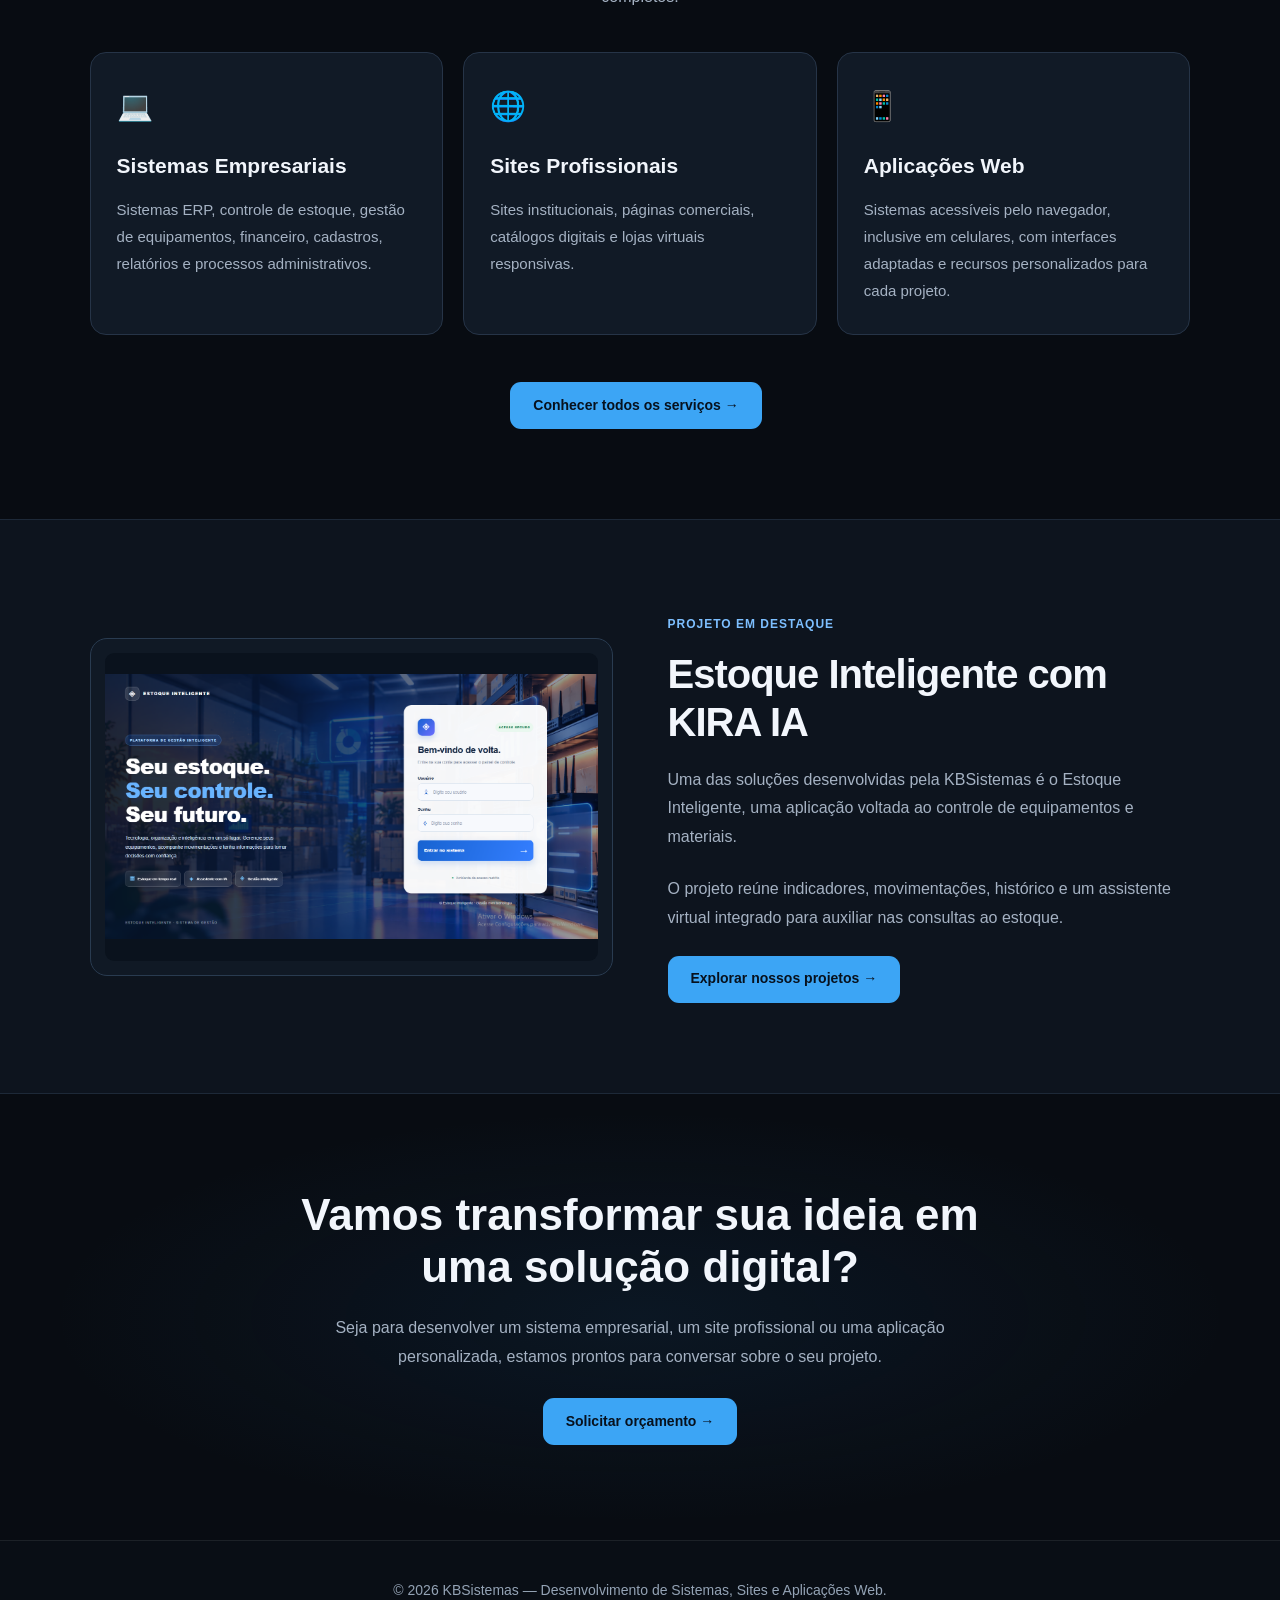
<file: templates/sobre.html>
<!DOCTYPE html>
<html lang="pt-BR">

<head>
    <meta charset="UTF-8">
    <meta name="viewport" content="width=device-width, initial-scale=1.0">

    <meta name="description"
          content="Conheça a KBSistemas, seus valores e suas soluções em sistemas empresariais, sites profissionais e aplicações web.">

    <title>Sobre Nós | KBSistemas</title>

    <link rel="stylesheet" href="/static/css/style.css">

    <style>
        /* =====================================
           SOBRE - KBSISTEMAS PREMIUM
           ===================================== */

        .sobre-hero {
            padding: 90px 7% 85px;
            background:
                radial-gradient(
                    ellipse at 75% 35%,
                    rgba(39, 112, 193, .12),
                    transparent 50%
                ),
                #080c12;
            border-bottom: 1px solid #1d2938;
        }

        .sobre-hero-container {
            max-width: 1180px;
            margin: 0 auto;
            display: grid;
            grid-template-columns: 1.1fr 1fr;
            align-items: center;
            gap: 65px;
        }

        .sobre-etiqueta {
            display: inline-flex;
            align-items: center;
            margin-bottom: 22px;
            padding: 7px 13px;
            border: 1px solid #28415b;
            border-radius: 8px;
            background: #122235;
            color: #8ac9ff;
            font-size: 11px;
            font-weight: 700;
            letter-spacing: 1px;
        }

        .sobre-hero h1 {
            margin-bottom: 24px;
            color: #f2f6fc;
            font-size: clamp(38px, 5vw, 60px);
            line-height: 1.15;
            letter-spacing: -2px;
        }

        .sobre-hero h1 span {
            color: #3ca5f5;
        }

        .sobre-hero p {
            margin-bottom: 19px;
            color: #aab8c8;
            font-size: 16px;
            line-height: 1.85;
        }

        .sobre-acoes {
            display: flex;
            flex-wrap: wrap;
            gap: 12px;
            margin-top: 26px;
        }

        .sobre-acoes .botao {
            margin: 0;
        }

        .sobre-botao-outline {
            background: #101720;
            color: #f2f6fc;
            border: 1px solid #344255;
        }

        .sobre-botao-outline:hover {
            background: #1b2938;
            color: #fff;
        }

        /* PAINEL VISUAL */

        .sobre-painel {
            padding: 28px;
            border: 1px solid #293b50;
            border-radius: 20px;
            background: #101925;
            box-shadow: 0 20px 55px rgba(0,0,0,.2);
        }

        .sobre-painel-topo {
            display: flex;
            align-items: center;
            justify-content: space-between;
            gap: 12px;
            margin-bottom: 25px;
        }

        .sobre-painel-logo {
            font-size: 23px;
            font-weight: 800;
            letter-spacing: -1px;
            color: #3ca5f5;
        }

        .sobre-painel-logo span {
            color: #fff;
        }

        .sobre-painel-status {
            padding: 6px 10px;
            border: 1px solid #275b4a;
            border-radius: 7px;
            background: #123328;
            color: #72e1b0;
            font-size: 11px;
            font-weight: 700;
        }

        .sobre-painel-imagem {
            overflow: hidden;
            border: 1px solid #293b50;
            border-radius: 12px;
            background: #0a121d;
        }

        .sobre-painel-imagem img {
            display: block;
            width: 100%;
            aspect-ratio: 16 / 10;
            object-fit: contain;
        }

        .sobre-painel-rodape {
            display: flex;
            flex-wrap: wrap;
            justify-content: space-between;
            gap: 10px;
            margin-top: 19px;
            color: #a5b2c3;
            font-size: 12px;
        }

        .sobre-painel-rodape strong {
            color: #8ac9ff;
        }

        /* SEÇÕES */

        .sobre-secao {
            padding: 90px 7%;
            background: #080c12;
        }

        .sobre-secao-alt {
            background: #0d141e;
            border-top: 1px solid #1d2938;
            border-bottom: 1px solid #1d2938;
        }

        .sobre-container {
            max-width: 1180px;
            margin: 0 auto;
        }

        .sobre-titulo {
            max-width: 760px;
            margin: 0 auto 40px;
            text-align: center;
        }

        .sobre-titulo > span {
            display: inline-block;
            margin-bottom: 13px;
            color: #7dbfff;
            font-size: 12px;
            font-weight: 700;
            letter-spacing: 1.3px;
        }

        .sobre-titulo h2 {
            margin-bottom: 15px;
            color: #f2f6fc;
            font-size: clamp(30px, 3.8vw, 43px);
            line-height: 1.2;
            letter-spacing: -1px;
        }

        .sobre-titulo p {
            color: #a5b2c3;
            font-size: 16px;
            line-height: 1.8;
        }

        /* VALORES */

        .sobre-valores-grid {
            display: grid;
            grid-template-columns: repeat(4, minmax(0, 1fr));
            gap: 18px;
        }

        .sobre-valor {
            min-width: 0;
            padding: 28px 23px;
            border: 1px solid #263447;
            border-radius: 16px;
            background: #111a26;
            transition:
                transform .2s,
                border-color .2s;
        }

        .sobre-valor:hover {
            transform: translateY(-4px);
            border-color: #3c668c;
        }

        .sobre-valor-icone {
            display: flex;
            align-items: center;
            justify-content: center;
            width: 48px;
            height: 48px;
            margin-bottom: 21px;
            border: 1px solid #28435f;
            border-radius: 12px;
            background: #14263a;
            font-size: 23px;
        }

        .sobre-valor h3 {
            margin-bottom: 13px;
            color: #f1f5fb;
            font-size: 19px;
            line-height: 1.35;
        }

        .sobre-valor p {
            color: #a5b2c3;
            font-size: 14px;
            line-height: 1.8;
        }

        /* SOLUÇÕES */

        .sobre-solucoes-grid {
            display: grid;
            grid-template-columns: repeat(3, minmax(0, 1fr));
            gap: 20px;
        }

        .sobre-solucao {
            padding: 30px 26px;
            border: 1px solid #263447;
            border-radius: 16px;
            background: #111a26;
            transition:
                transform .2s,
                border-color .2s;
        }

        .sobre-solucao:hover {
            transform: translateY(-4px);
            border-color: #3c668c;
        }

        .sobre-solucao-icone {
            display: block;
            margin-bottom: 20px;
            font-size: 29px;
        }

        .sobre-solucao h3 {
            margin-bottom: 14px;
            color: #f1f5fb;
            font-size: 21px;
        }

        .sobre-solucao p {
            color: #a5b2c3;
            font-size: 15px;
            line-height: 1.8;
        }

        .sobre-link-central {
            margin-top: 35px;
            text-align: center;
        }

        /* PROJETO EM DESTAQUE */

        .sobre-projeto {
            display: grid;
            grid-template-columns: 1fr 1fr;
            align-items: center;
            gap: 55px;
        }

        .sobre-projeto-imagem {
            padding: 14px;
            border: 1px solid #293b50;
            border-radius: 17px;
            background: #101925;
        }

        .sobre-projeto-imagem img {
            display: block;
            width: 100%;
            aspect-ratio: 16 / 10;
            object-fit: contain;
            border-radius: 9px;
            background: #0a121d;
        }

        .sobre-projeto-conteudo > span {
            display: inline-block;
            margin-bottom: 15px;
            color: #7dbfff;
            font-size: 12px;
            font-weight: 700;
            letter-spacing: 1px;
        }

        .sobre-projeto-conteudo h2 {
            margin-bottom: 20px;
            color: #f2f6fc;
            font-size: clamp(29px, 3.5vw, 40px);
            line-height: 1.2;
            letter-spacing: -1px;
        }

        .sobre-projeto-conteudo p {
            margin-bottom: 23px;
            color: #a5b2c3;
            font-size: 16px;
            line-height: 1.8;
        }

        .sobre-projeto-conteudo .botao {
            margin: 0;
        }

        /* CHAMADA FINAL */

        .sobre-cta {
            padding: 95px 7%;
            background:
                radial-gradient(
                    ellipse at center,
                    rgba(33, 98, 162, .12),
                    transparent 65%
                ),
                #080c12;
            text-align: center;
        }

        .sobre-cta h2 {
            max-width: 760px;
            margin: 0 auto 20px;
            color: #f2f6fc;
            font-size: clamp(30px, 4vw, 44px);
            line-height: 1.2;
        }

        .sobre-cta p {
            max-width: 650px;
            margin: 0 auto 26px;
            color: #a5b2c3;
            font-size: 16px;
            line-height: 1.8;
        }

        .sobre-cta .botao {
            margin: 0;
        }

        /* RESPONSIVIDADE */

        @media (max-width: 1050px) {
            .sobre-hero-container {
                gap: 35px;
            }

            .sobre-valores-grid {
                grid-template-columns: repeat(2, minmax(0, 1fr));
            }
        }

        @media (max-width: 760px) {
            .sobre-hero {
                padding: 65px 22px;
            }

            .sobre-hero-container,
            .sobre-projeto {
                grid-template-columns: 1fr;
                gap: 35px;
            }

            .sobre-hero h1 {
                font-size: clamp(36px, 8vw, 48px);
                letter-spacing: -1.5px;
            }

            .sobre-secao {
                padding: 70px 20px;
            }

            .sobre-solucoes-grid {
                grid-template-columns: 1fr;
            }

            .sobre-cta {
                padding: 75px 20px;
            }
        }

        @media (max-width: 480px) {
            .sobre-valores-grid {
                grid-template-columns: 1fr;
            }

            .sobre-acoes {
                flex-direction: column;
            }

            .sobre-acoes .botao {
                width: 100%;
            }

            .sobre-painel {
                padding: 18px;
            }

            .sobre-painel-topo {
                flex-wrap: wrap;
            }

            .sobre-cta .botao {
                width: 100%;
            }
        }

        @media (prefers-reduced-motion: reduce) {
            .sobre-valor,
            .sobre-solucao {
                transition: none;
            }
        }
    </style>
</head>

<body>

<!-- MENU -->

<header>
    <div class="logo">
        <h1>KB<span>Sistemas</span></h1>
    </div>

    <nav aria-label="Menu principal">
        <a href="/">Início</a>
        <a href="/sobre" aria-current="page">Sobre</a>
        <a href="/servicos">Serviços</a>
        <a href="/projetos">Portfólio</a>
        <a href="/planos">Soluções</a>
        <a href="/contato">Contato</a>
    </nav>
</header>

<main>

    <!-- =====================================
         APRESENTAÇÃO DA EMPRESA
         ===================================== -->

    <section class="sobre-hero">

        <div class="sobre-hero-container">

            <div>

                <span class="sobre-etiqueta">
                    ✦ QUEM SOMOS
                </span>

                <h1>
                    Conheça a
                    <span>KBSistemas.</span>
                </h1>

                <p>
                    A KBSistemas desenvolve soluções digitais
                    para empresas e empreendedores que desejam
                    modernizar seus processos, organizar
                    informações e crescer com tecnologia.
                </p>

                <p>
                    Criamos sistemas empresariais personalizados,
                    sites profissionais, aplicações web e
                    lojas virtuais, sempre buscando unir
                    praticidade, organização e facilidade de uso.
                </p>

                <div class="sobre-acoes">

                    <a href="/projetos" class="botao">
                        Conhecer portfólio →
                    </a>

                    <a href="/contato"
                       class="botao sobre-botao-outline">
                        Entrar em contato
                    </a>

                </div>

            </div>

            <!-- PAINEL COM PROJETO REAL -->

            <div class="sobre-painel">

                <div class="sobre-painel-topo">

                    <div class="sobre-painel-logo">
                        KB<span>Sistemas</span>
                    </div>

                    <span class="sobre-painel-status">
                        DESENVOLVIMENTO WEB
                    </span>

                </div>

                <div class="sobre-painel-imagem">
                    <img
                        src="/static/img/projetos/erp-1.png"
                        alt="Sistema ERP desenvolvido pela KBSistemas"
                        loading="lazy"
                    >
                </div>

                <div class="sobre-painel-rodape">
                    <span>Projeto: <strong>KBSistemas ERP</strong></span>
                    <span>Sistemas sob medida</span>
                </div>

            </div>

        </div>

    </section>

    <!-- =====================================
         VALORES
         ===================================== -->

    <section class="sobre-secao sobre-secao-alt">

        <div class="sobre-container">

            <div class="sobre-titulo">

                <span>NOSSOS PRINCÍPIOS</span>

                <h2>
                    Valores que orientam nosso trabalho
                </h2>

                <p>
                    Buscamos desenvolver soluções
                    com atenção aos detalhes e
                    às necessidades de cada projeto.
                </p>

            </div>

            <div class="sobre-valores-grid">

                <article class="sobre-valor">
                    <div class="sobre-valor-icone">🚀</div>
                    <h3>Inovação</h3>
                    <p>
                        Exploramos tecnologias e ferramentas
                        modernas para desenvolver soluções
                        úteis e eficientes.
                    </p>
                </article>

                <article class="sobre-valor">
                    <div class="sobre-valor-icone">💡</div>
                    <h3>Personalização</h3>
                    <p>
                        Cada projeto é pensado conforme
                        as necessidades e os objetivos
                        de cada cliente.
                    </p>
                </article>

                <article class="sobre-valor">
                    <div class="sobre-valor-icone">🤝</div>
                    <h3>Compromisso</h3>
                    <p>
                        Valorizamos organização,
                        comunicação e atenção
                        durante o desenvolvimento.
                    </p>
                </article>

                <article class="sobre-valor">
                    <div class="sobre-valor-icone">🔒</div>
                    <h3>Segurança</h3>
                    <p>
                        Consideramos boas práticas
                        de proteção de informações
                        e controle de acesso.
                    </p>
                </article>

            </div>

        </div>

    </section>

    <!-- =====================================
         O QUE DESENVOLVEMOS
         ===================================== -->

    <section class="sobre-secao">

        <div class="sobre-container">

            <div class="sobre-titulo">

                <span>NOSSAS ESPECIALIDADES</span>

                <h2>
                    O que desenvolvemos?
                </h2>

                <p>
                    Soluções digitais para
                    diferentes tipos de negócios,
                    de sites comerciais a sistemas
                    de gestão mais completos.
                </p>

            </div>

            <div class="sobre-solucoes-grid">

                <article class="sobre-solucao">
                    <span class="sobre-solucao-icone">💻</span>
                    <h3>Sistemas Empresariais</h3>
                    <p>
                        Sistemas ERP, controle de estoque,
                        gestão de equipamentos, financeiro,
                        cadastros, relatórios e
                        processos administrativos.
                    </p>
                </article>

                <article class="sobre-solucao">
                    <span class="sobre-solucao-icone">🌐</span>
                    <h3>Sites Profissionais</h3>
                    <p>
                        Sites institucionais,
                        páginas comerciais,
                        catálogos digitais e
                        lojas virtuais responsivas.
                    </p>
                </article>

                <article class="sobre-solucao">
                    <span class="sobre-solucao-icone">📱</span>
                    <h3>Aplicações Web</h3>
                    <p>
                        Sistemas acessíveis pelo navegador,
                        inclusive em celulares, com
                        interfaces adaptadas e recursos
                        personalizados para cada projeto.
                    </p>
                </article>

            </div>

            <div class="sobre-link-central">
                <a href="/servicos" class="botao">
                    Conhecer todos os serviços →
                </a>
            </div>

        </div>

    </section>

    <!-- =====================================
         PROJETO EM DESTAQUE
         ===================================== -->

    <section class="sobre-secao sobre-secao-alt">

        <div class="sobre-container">

            <div class="sobre-projeto">

                <div class="sobre-projeto-imagem">
                    <img
                        src="/static/img/projetos/estoque-1.png"
                        alt="Dashboard do Estoque Inteligente com KIRA IA"
                        loading="lazy"
                    >
                </div>

                <div class="sobre-projeto-conteudo">

                    <span>PROJETO EM DESTAQUE</span>

                    <h2>
                        Estoque Inteligente
                        com KIRA IA
                    </h2>

                    <p>
                        Uma das soluções desenvolvidas
                        pela KBSistemas é o Estoque
                        Inteligente, uma aplicação
                        voltada ao controle de
                        equipamentos e materiais.
                    </p>

                    <p>
                        O projeto reúne indicadores,
                        movimentações, histórico
                        e um assistente virtual
                        integrado para auxiliar
                        nas consultas ao estoque.
                    </p>

                    <a href="/projetos" class="botao">
                        Explorar nossos projetos →
                    </a>

                </div>

            </div>

        </div>

    </section>

    <!-- =====================================
         CHAMADA FINAL
         ===================================== -->

    <section class="sobre-cta">

        <h2>
            Vamos transformar sua ideia
            em uma solução digital?
        </h2>

        <p>
            Seja para desenvolver um sistema
            empresarial, um site profissional
            ou uma aplicação personalizada,
            estamos prontos para conversar
            sobre o seu projeto.
        </p>

        <a href="/orcamento" class="botao">
            Solicitar orçamento →
        </a>

    </section>

</main>

<!-- WHATSAPP -->

<a
    href="https://wa.me/5511911524799?text=Ol%C3%A1%2C%20gostaria%20de%20fazer%20um%20or%C3%A7amento"
    class="whatsapp"
    target="_blank"
    rel="noopener noreferrer"
    aria-label="Entrar em contato pelo WhatsApp"
>
    ☎
</a>

<!-- RODAPÉ -->

<footer>
    <p>
        © 2026 KBSistemas — Desenvolvimento de Sistemas,
        Sites e Aplicações Web.
    </p>
</footer>

</body>
</html>
</file>
<file: static/css/style.css>
/* =========================================
   KBSISTEMAS - DESIGN PREMIUM 2026
   ========================================= */

:root {
    --bg: #080c12;
    --bg-alt: #0d131c;
    --surface: #111a26;
    --surface-hover: #172333;
    --border: #253142;
    --text: #f1f5fb;
    --muted: #a5b2c3;
    --blue: #3ca5f5;
    --blue-dark: #2084db;
    --green: #41d9a4;
    --radius: 16px;
    --container: 1180px;
}

* {
    margin: 0;
    padding: 0;
    box-sizing: border-box;
}

html {
    scroll-behavior: smooth;
    scroll-padding-top: 100px;
}

body {
    font-family: Inter, Arial, Helvetica, sans-serif;
    background: var(--bg);
    color: var(--text);
    line-height: 1.6;
    -webkit-font-smoothing: antialiased;
}

a {
    color: inherit;
}

img {
    max-width: 100%;
    height: auto;
}

button,
input,
textarea,
select {
    font: inherit;
}

::selection {
    background: #286da8;
    color: #fff;
}

/* =========================================
   MENU SUPERIOR
   ========================================= */

header {
    width: 100%;
    min-height: 76px;
    padding: 15px max(24px, calc((100% - 1180px) / 2));
    display: flex;
    align-items: center;
    justify-content: space-between;
    gap: 25px;
    background: rgba(8, 12, 18, 0.96);
    border-bottom: 1px solid rgba(255,255,255,.07);
    position: sticky;
    top: 0;
    z-index: 1000;
    backdrop-filter: blur(15px);
}

.logo {
    flex-shrink: 0;
}

.logo h1 {
    font-size: 25px;
    font-weight: 800;
    letter-spacing: -1px;
    color: var(--blue);
    line-height: 1.2;
}

.logo span {
    color: #fff;
}

nav {
    display: flex;
    align-items: center;
    justify-content: flex-end;
    flex-wrap: wrap;
    gap: 7px;
}

nav a {
    display: inline-flex;
    align-items: center;
    justify-content: center;
    padding: 9px 13px;
    margin: 0;
    border: 1px solid transparent;
    border-radius: 10px;
    color: #c8d1df;
    text-decoration: none;
    font-size: 14px;
    font-weight: 600;
    white-space: nowrap;
    transition: background .2s, color .2s, border-color .2s;
}

nav a:hover,
nav a.active,
nav a[aria-current="page"] {
    background: #152238;
    border-color: #273d5a;
    color: #fff;
}

/* =========================================
   HERO / PRIMEIRA DOBRA
   ========================================= */

.hero {
    min-height: 570px;
    padding: 95px 7%;
    display: flex;
    align-items: center;
    justify-content: center;
    text-align: left;
    background:
        radial-gradient(
            ellipse at 78% 35%,
            rgba(43, 110, 185, .12),
            transparent 46%
        ),
        var(--bg);
}

.hero-text {
    width: 100%;
    max-width: var(--container);
    margin: 0 auto;
}

.hero h1 {
    max-width: 790px;
    margin-bottom: 25px;
    font-size: clamp(38px, 5vw, 66px);
    font-weight: 800;
    line-height: 1.12;
    letter-spacing: -2.5px;
}

.hero p {
    max-width: 680px;
    margin: 0 0 24px;
    font-size: 18px;
    line-height: 1.8;
    color: var(--muted);
}

.hero strong,
.texto-azul {
    color: var(--blue);
}

.hero img {
    border-radius: var(--radius);
    object-fit: cover;
}

/* =========================================
   BOTÕES - MENORES E ELEGANTES
   ========================================= */

.botao,
.botao-portfolio,
.btn,
button[type="submit"] {
    display: inline-flex;
    align-items: center;
    justify-content: center;
    gap: 9px;
    width: auto;
    max-width: 100%;
    min-height: 47px;
    margin: 12px 8px 0 0;
    padding: 12px 22px;
    border: 1px solid transparent;
    border-radius: 11px;
    background: var(--blue);
    color: #07111d;
    font-size: 14px;
    font-weight: 700;
    line-height: 1.4;
    text-decoration: none;
    text-align: center;
    cursor: pointer;
    transition:
        background .2s,
        transform .2s,
        border-color .2s;
}

.botao:hover,
.botao-portfolio:hover,
.btn:hover,
button[type="submit"]:hover {
    background: #72c0fb;
    color: #07111d;
    transform: translateY(-2px);
    box-shadow: none;
}

.botao-secundario,
.btn-outline {
    background: #111820;
    color: #f1f5fb;
    border-color: #344050;
}

.botao-secundario:hover,
.btn-outline:hover {
    background: #1a2635;
    color: #fff;
    border-color: var(--blue);
}

.botao-verde {
    background: var(--green);
    color: #071711;
}

.botao-verde:hover {
    background: #77ecc2;
}

/* Compatibilidade com o botão antigo
   do portfólio na página inicial */

.portfolio-chamada {
    margin-top: 28px;
}

.portfolio-selo {
    display: inline-flex;
    align-items: center;
    padding: 7px 13px;
    border: 1px solid #28415c;
    border-radius: 8px;
    background: #101d2b;
    color: #8bc9ff;
    font-size: 12px;
    font-weight: 700;
    letter-spacing: .4px;
}

.portfolio-chamada .botao-portfolio {
    display: inline-flex;
    width: auto;
    padding: 13px 23px;
    border-radius: 11px;
    background: var(--blue);
    color: #07111d;
    box-shadow: none;
    animation: none;
}

.portfolio-chamada .botao-portfolio:hover {
    background: #72c0fb;
    transform: translateY(-2px);
    box-shadow: none;
}

.portfolio-chamada p {
    margin-top: 12px;
    font-size: 13px;
}

.hero-acoes {
    display: flex;
    flex-wrap: wrap;
    gap: 12px;
    margin-top: 22px;
}

.hero-acoes .botao {
    width: auto;
    margin: 0;
}

/* =========================================
   SEÇÕES GERAIS
   ========================================= */

.servicos-home,
.projetos,
.destaque,
.contato-home {
    padding: 90px 7%;
}

.servicos-home,
.projetos,
.contato-home {
    background: var(--bg);
}

.destaque {
    background: var(--bg-alt);
    border-top: 1px solid rgba(255,255,255,.05);
    border-bottom: 1px solid rgba(255,255,255,.05);
}

.servicos-home h1,
.projetos h1,
.destaque h1,
.contato-home h1 {
    max-width: 950px;
    margin: 0 auto 20px;
    color: var(--text);
    font-size: clamp(30px, 3.6vw, 43px);
    line-height: 1.2;
    font-weight: 800;
    letter-spacing: -1px;
    text-align: center;
}

.servicos-home > p,
.projetos > p,
.destaque > p,
.contato-home > p {
    max-width: 750px;
    margin: 0 auto 25px;
    color: var(--muted);
    font-size: 17px;
    line-height: 1.8;
    text-align: center;
}

.servicos-home,
.projetos,
.destaque,
.contato-home {
    text-align: center;
}

/* =========================================
   CARDS
   ========================================= */

.cards {
    width: 100%;
    max-width: var(--container);
    margin: 42px auto 0;
    display: grid;
    grid-template-columns: repeat(
        auto-fit,
        minmax(min(100%, 270px), 1fr)
    );
    gap: 20px;
    align-items: stretch;
}

.card {
    position: relative;
    min-width: 0;
    padding: 28px;
    overflow: hidden;
    border: 1px solid var(--border);
    border-radius: var(--radius);
    background: var(--surface);
    text-align: left;
    box-shadow: none;
    animation: none;
    transition:
        transform .22s,
        background .22s,
        border-color .22s;
}

.card::before {
    display: none;
}

.card:hover {
    transform: translateY(-4px);
    background: var(--surface-hover);
    border-color: #3a638b;
    box-shadow: none;
}

.card h2 {
    margin: 0 0 14px;
    color: #eaf4ff;
    font-size: 21px;
    font-weight: 750;
    line-height: 1.35;
}

.card p {
    margin: 0 0 14px;
    color: var(--muted);
    font-size: 15px;
    line-height: 1.75;
}

.card img {
    display: block;
    width: 100%;
    height: auto;
    border-radius: 11px;
}

.card .botao {
    margin-top: 16px;
}

/* =========================================
   GALERIA DE IMAGENS / PORTFÓLIO
   ========================================= */

.galeria,
.galeria-projetos,
.projeto-imagens,
.imagens-projeto,
.gallery,
.project-gallery {
    display: grid;
    grid-template-columns: repeat(
        auto-fit,
        minmax(min(100%, 220px), 1fr)
    );
    gap: 14px;
    width: 100%;
    margin: 22px 0;
}

.galeria img,
.galeria-projetos img,
.projeto-imagens img,
.imagens-projeto img,
.gallery img,
.project-gallery img {
    display: block;
    width: 100%;
    aspect-ratio: 16 / 10;
    height: auto;
    object-fit: cover;
    object-position: center top;
    border: 1px solid var(--border);
    border-radius: 12px;
    background: #0b121d;
    cursor: pointer;
    transition:
        transform .2s,
        border-color .2s;
}

.galeria img:hover,
.galeria-projetos img:hover,
.projeto-imagens img:hover,
.imagens-projeto img:hover,
.gallery img:hover,
.project-gallery img:hover {
    transform: translateY(-3px);
    border-color: var(--blue);
}

/* Para cards de projeto que tenham imagem */

.projeto-card,
.project-card {
    overflow: hidden;
    border: 1px solid var(--border);
    border-radius: 16px;
    background: var(--surface);
}

.projeto-card > img,
.project-card > img {
    display: block;
    width: 100%;
    aspect-ratio: 16 / 10;
    object-fit: cover;
    object-position: top center;
}

/* =========================================
   FRASES / DIFERENCIAIS
   ========================================= */

.frases {
    max-width: 950px;
    margin: 36px auto 0;
    display: flex;
    align-items: stretch;
    justify-content: center;
    flex-wrap: wrap;
    gap: 16px;
}

.frases h2 {
    flex: 1 1 200px;
    padding: 20px 25px;
    border: 1px solid var(--border);
    border-radius: 13px;
    background: var(--surface);
    color: #dcecff;
    font-size: 18px;
    transition:
        background .2s,
        transform .2s;
}

.frases h2:hover {
    transform: translateY(-3px);
    background: #18283a;
    color: #fff;
    box-shadow: none;
}

/* =========================================
   PLANOS / PREÇOS
   ========================================= */

.preco {
    margin: 20px 0;
    color: var(--blue);
    font-size: 30px;
    font-weight: 800;
    text-align: center;
}

.beneficios {
    margin: 22px 0 28px;
    padding: 0;
    list-style: none;
}

.beneficios li {
    padding: 12px 0;
    border-bottom: 1px solid rgba(255,255,255,.08);
    color: #b9c5d4;
    font-size: 15px;
    transition: color .2s;
}

.beneficios li:hover {
    padding-left: 0;
    color: #fff;
}

.destaque-card {
    border: 1px solid var(--blue) !important;
    transform: none;
    box-shadow: 0 0 0 1px rgba(60,165,245,.12);
}

.destaque-card:hover {
    transform: translateY(-4px);
}

.badge {
    position: absolute;
    top: 14px;
    right: 14px;
    padding: 6px 10px;
    border: 1px solid #2d5c83;
    border-radius: 7px;
    background: #17314b;
    color: #9dd6ff;
    font-size: 11px;
    font-weight: 700;
    letter-spacing: .3px;
    transform: none;
    box-shadow: none;
}

/* =========================================
   FORMULÁRIOS
   ========================================= */

form {
    width: 100%;
    max-width: 700px;
    margin: 30px auto;
    text-align: left;
}

form label {
    display: block;
    margin-bottom: 5px;
    color: #d9e7f6;
    font-size: 14px;
    font-weight: 650;
}

form input,
form select,
form textarea {
    display: block;
    width: 100%;
    min-height: 48px;
    margin: 8px 0 20px;
    padding: 13px 15px;
    border: 1px solid #344153;
    border-radius: 10px;
    outline: none;
    background: #0e1620;
    color: #fff;
    font-size: 15px;
    transition: border-color .2s;
}

form textarea {
    min-height: 150px;
    resize: vertical;
}

form input:focus,
form select:focus,
form textarea:focus {
    border-color: var(--blue);
    box-shadow: 0 0 0 3px rgba(60,165,245,.12);
}

form input::placeholder,
form textarea::placeholder {
    color: #8492a4;
}

form .botao,
form button[type="submit"] {
    margin-top: 8px;
}

/* =========================================
   CONTATO
   ========================================= */

.contato-home {
    background: var(--bg-alt);
}

.contato-home p {
    margin-top: 16px;
}

/* =========================================
   WHATSAPP FLUTUANTE
   ========================================= */

.whatsapp {
    position: fixed;
    right: 22px;
    bottom: 22px;
    z-index: 999;
    display: flex;
    align-items: center;
    justify-content: center;
    width: 55px;
    height: 55px;
    border: 1px solid rgba(255,255,255,.18);
    border-radius: 17px;
    background: #27cf83;
    color: #072318;
    font-size: 27px;
    text-decoration: none;
    box-shadow: 0 8px 24px rgba(0,0,0,.25);
    transition: transform .2s;
}

.whatsapp:hover {
    transform: translateY(-3px);
}

/* =========================================
   FOOTER
   ========================================= */

footer {
    margin-top: 0;
    padding: 38px 7%;
    border-top: 1px solid rgba(255,255,255,.08);
    background: #090e15;
    color: #94a3b5;
    font-size: 14px;
    text-align: center;
}

footer a {
    color: #b9dfff;
    text-decoration: none;
}

footer a:hover {
    text-decoration: underline;
}

/* =========================================
   UTILITÁRIOS
   ========================================= */

.container {
    width: min(1180px, 90%);
    margin-inline: auto;
}

.texto-centro {
    text-align: center;
}

.texto-suave {
    color: var(--muted);
}

.secao-titulo {
    margin-bottom: 16px;
    font-size: clamp(30px, 4vw, 45px);
    line-height: 1.2;
    letter-spacing: -1px;
}

.secao-descricao {
    max-width: 730px;
    margin: 0 auto;
    color: var(--muted);
    line-height: 1.8;
}

/* =========================================
   RESPONSIVIDADE - TABLET
   ========================================= */

@media (max-width: 1050px) {

    header {
        padding: 18px 5%;
        flex-direction: column;
        gap: 14px;
    }

    nav {
        justify-content: center;
    }

    nav a {
        font-size: 13px;
        padding: 8px 11px;
    }

    .hero {
        min-height: auto;
        padding: 85px 6%;
    }

    .hero h1 {
        font-size: clamp(36px, 5vw, 55px);
    }

    .servicos-home,
    .projetos,
    .destaque,
    .contato-home {
        padding: 75px 6%;
    }
}

/* =========================================
   RESPONSIVIDADE - CELULAR
   ========================================= */

@media (max-width: 600px) {

    html {
        scroll-padding-top: 145px;
    }

    header {
        padding: 14px 16px;
        gap: 12px;
    }

    .logo h1 {
        font-size: 23px;
    }

    nav {
        width: 100%;
        gap: 5px;
    }

    nav a {
        padding: 7px 9px;
        font-size: 12px;
    }

    .hero {
        padding: 65px 22px;
        text-align: left;
    }

    .hero h1 {
        margin-bottom: 20px;
        font-size: clamp(34px, 9vw, 46px);
        letter-spacing: -1.5px;
        line-height: 1.15;
    }

    .hero p {
        font-size: 16px;
        line-height: 1.75;
    }

    .botao,
    .botao-portfolio,
    .btn {
        min-height: 45px;
        padding: 11px 17px;
        font-size: 13px;
    }

    .hero-acoes {
        flex-direction: column;
        align-items: stretch;
    }

    .hero-acoes .botao {
        width: 100%;
    }

    .portfolio-chamada .botao-portfolio {
        width: 100%;
        font-size: 13px;
    }

    .servicos-home,
    .projetos,
    .destaque,
    .contato-home {
        padding: 65px 20px;
    }

    .servicos-home h1,
    .projetos h1,
    .destaque h1,
    .contato-home h1 {
        font-size: 30px;
    }

    .cards {
        grid-template-columns: 1fr;
        gap: 15px;
        margin-top: 30px;
    }

    .card {
        padding: 23px;
    }

    .card h2 {
        font-size: 20px;
    }

    .frases {
        gap: 12px;
    }

    .frases h2 {
        flex-basis: 100%;
        padding: 17px;
        font-size: 17px;
    }

    .galeria,
    .galeria-projetos,
    .projeto-imagens,
    .imagens-projeto,
    .gallery,
    .project-gallery {
        grid-template-columns: repeat(2, minmax(0, 1fr));
        gap: 9px;
    }

    .preco {
        font-size: 27px;
    }

    .badge {
        font-size: 10px;
    }

    .whatsapp {
        right: 15px;
        bottom: 15px;
        width: 50px;
        height: 50px;
        border-radius: 15px;
        font-size: 25px;
    }

    footer {
        padding: 30px 20px;
        font-size: 13px;
    }
}

/* =========================================
   ACESSIBILIDADE
   ========================================= */

@media (prefers-reduced-motion: reduce) {
    *,
    *::before,
    *::after {
        animation-duration: .01ms !important;
        transition-duration: .01ms !important;
        scroll-behavior: auto !important;
    }
}
</file>
